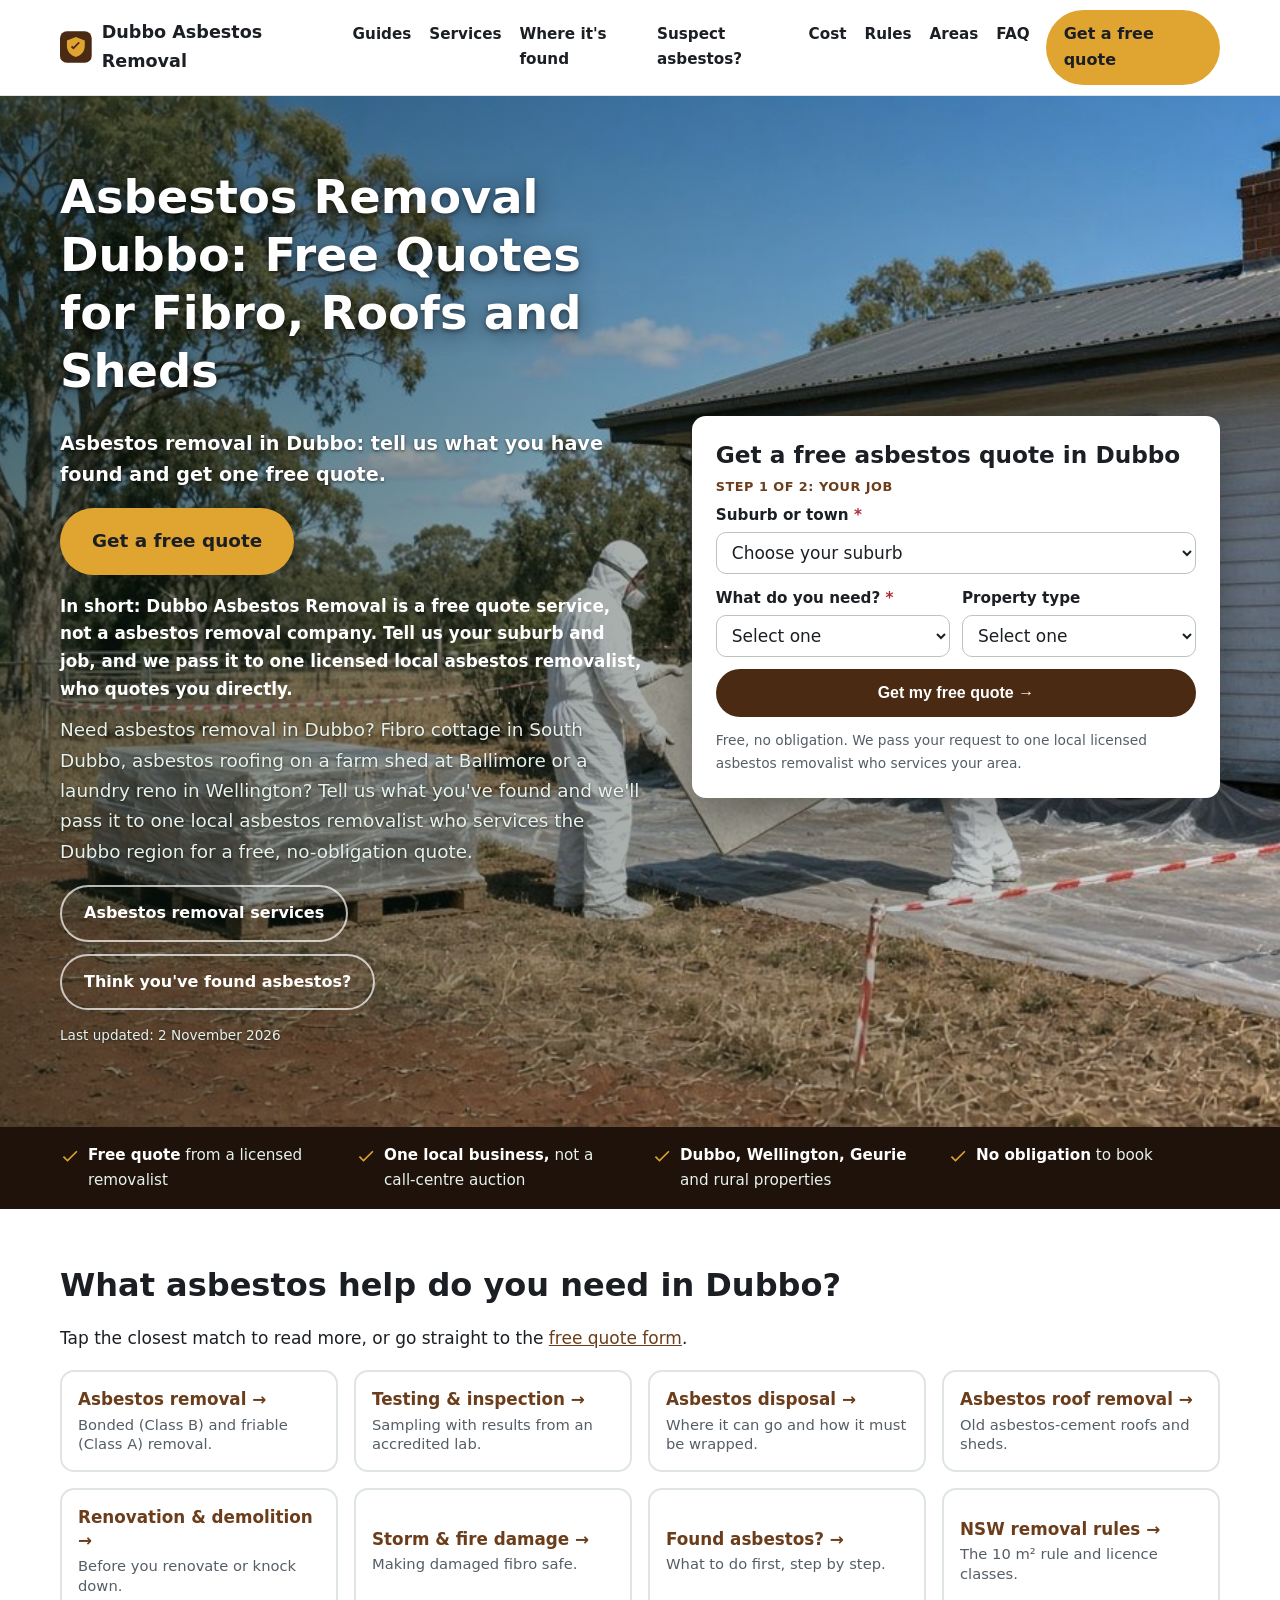
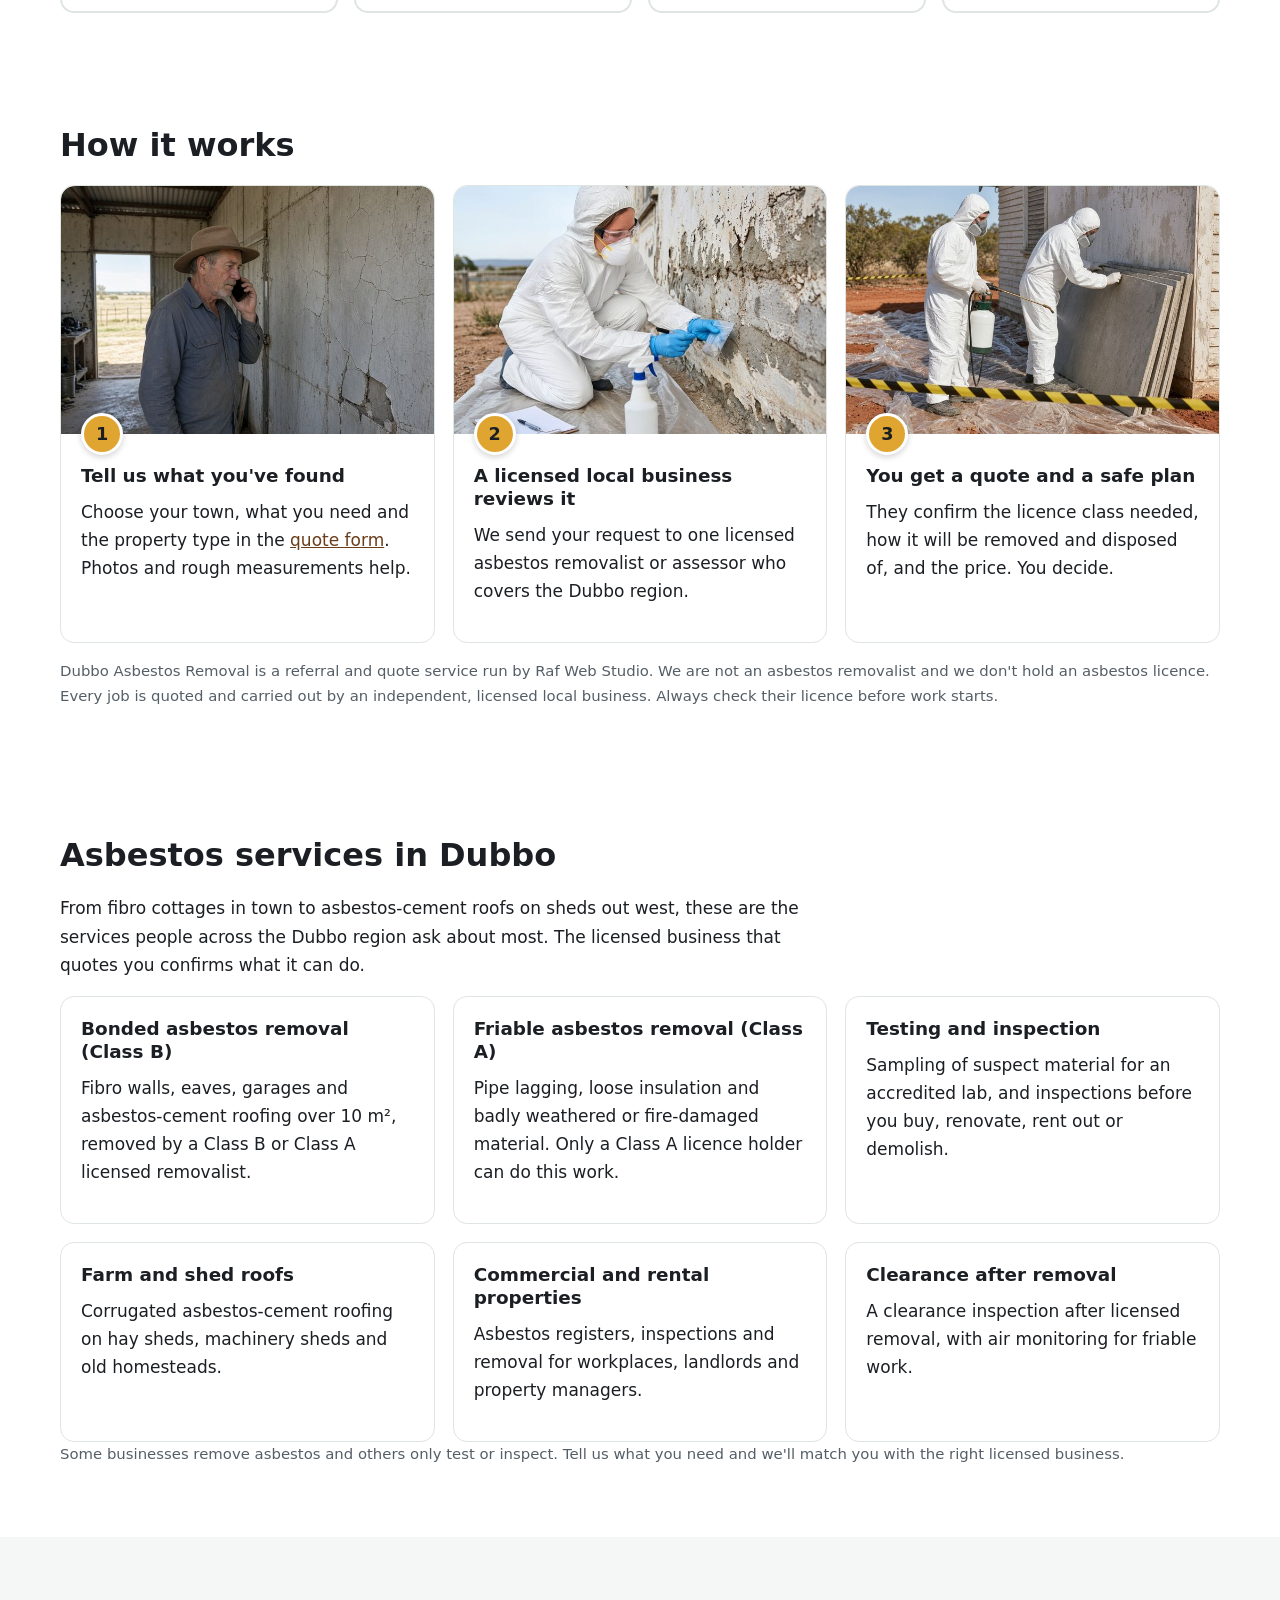
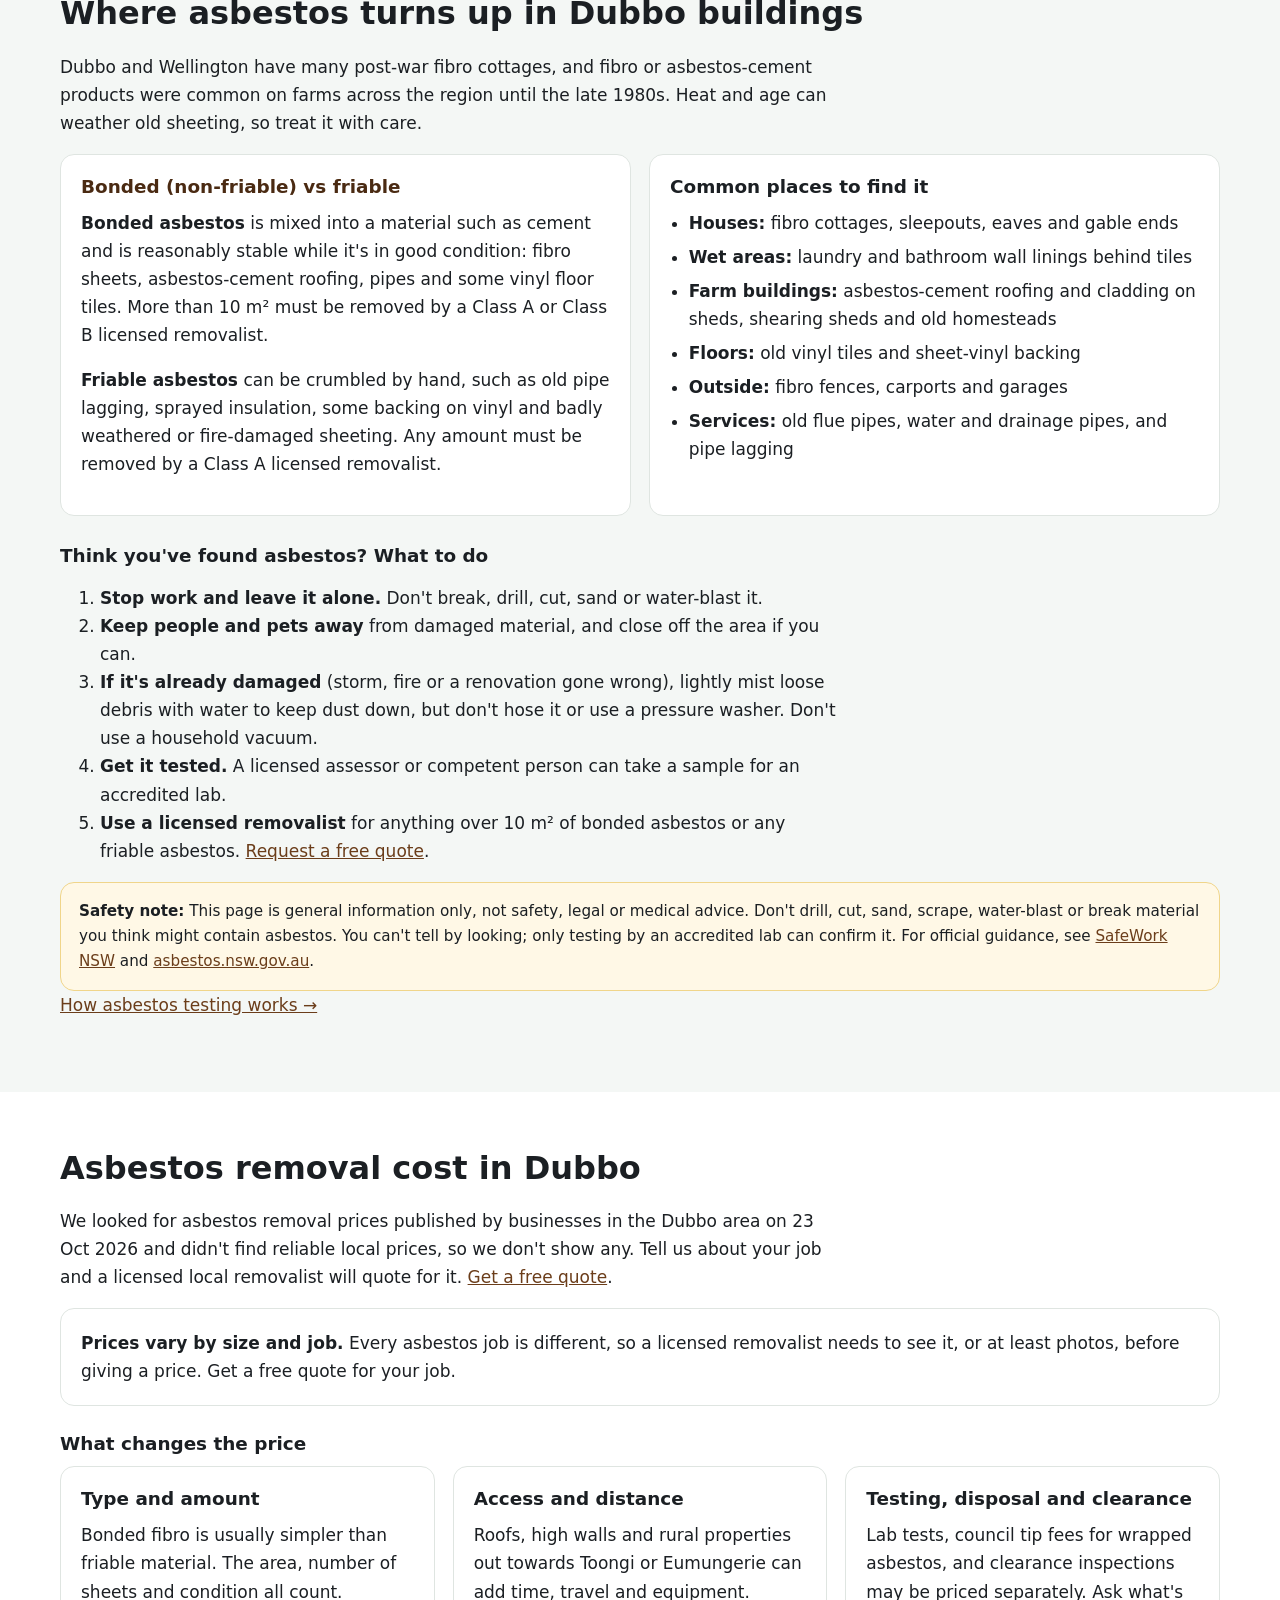
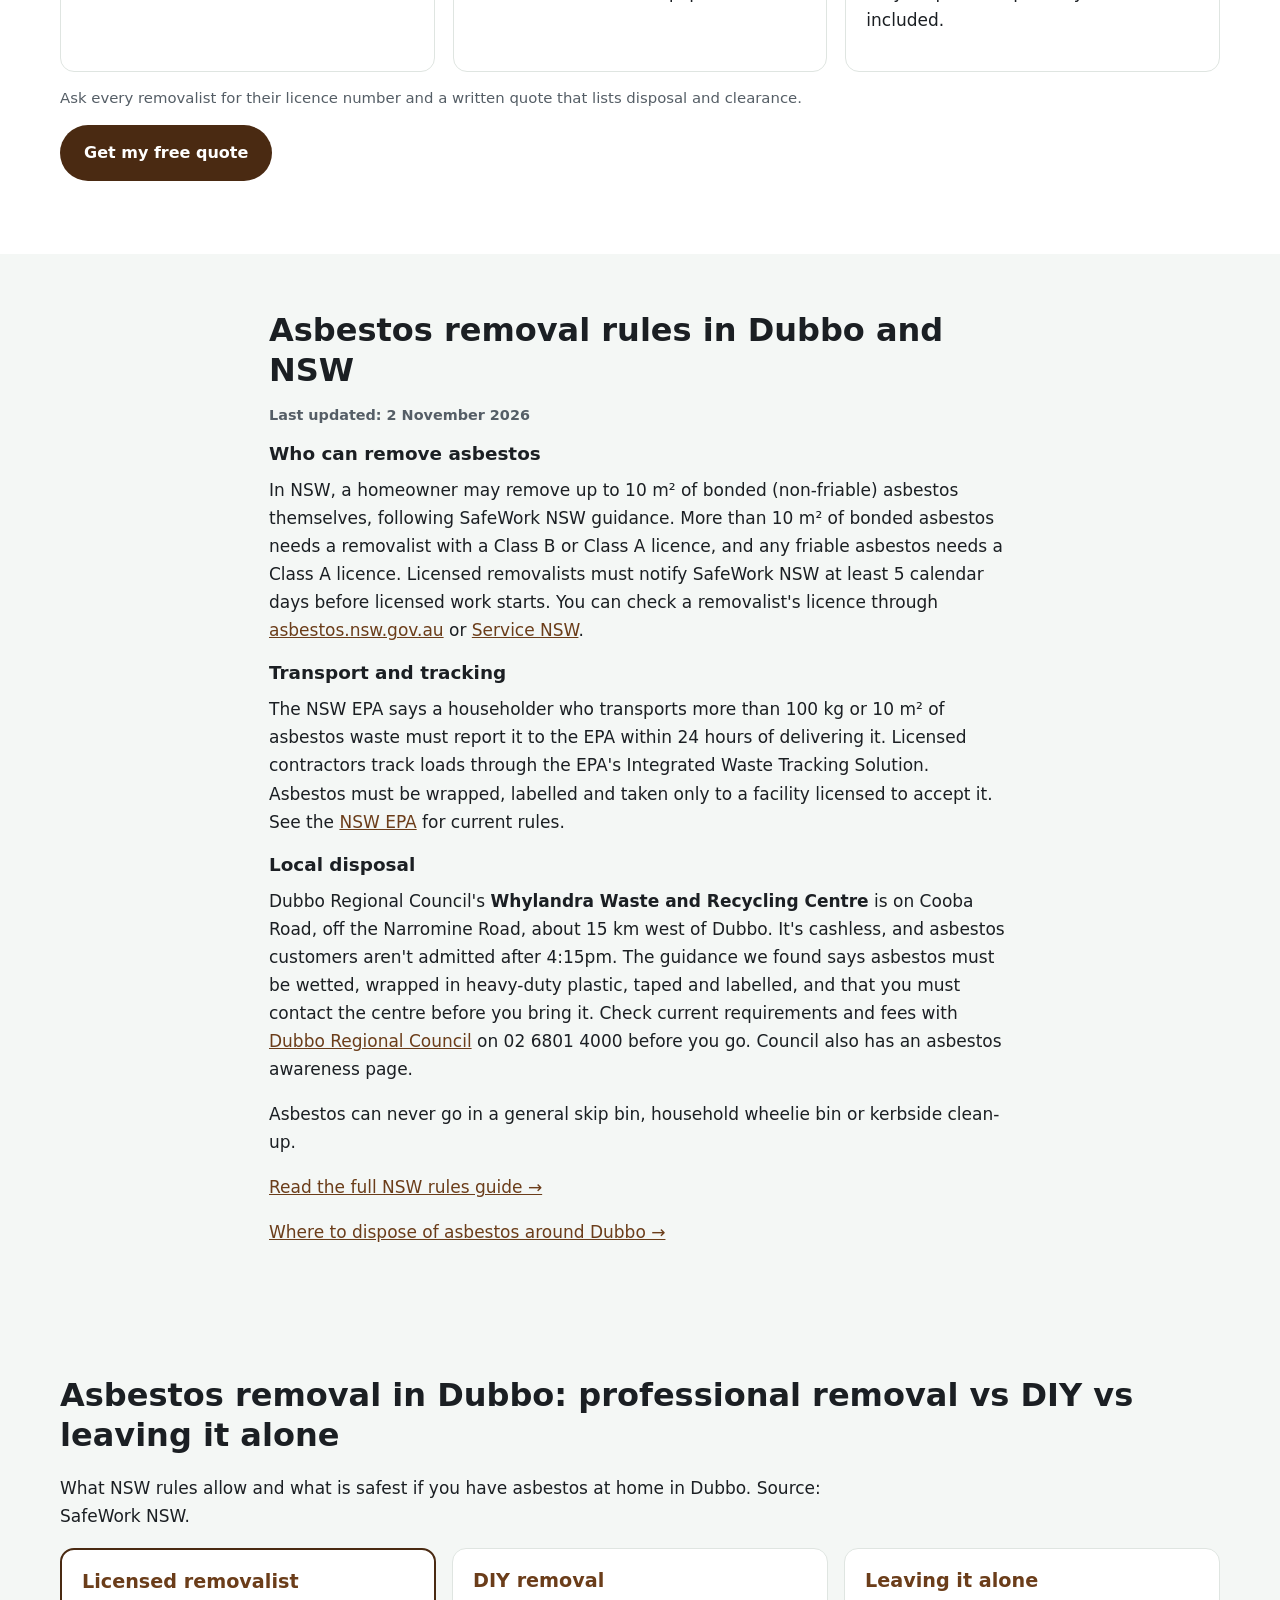
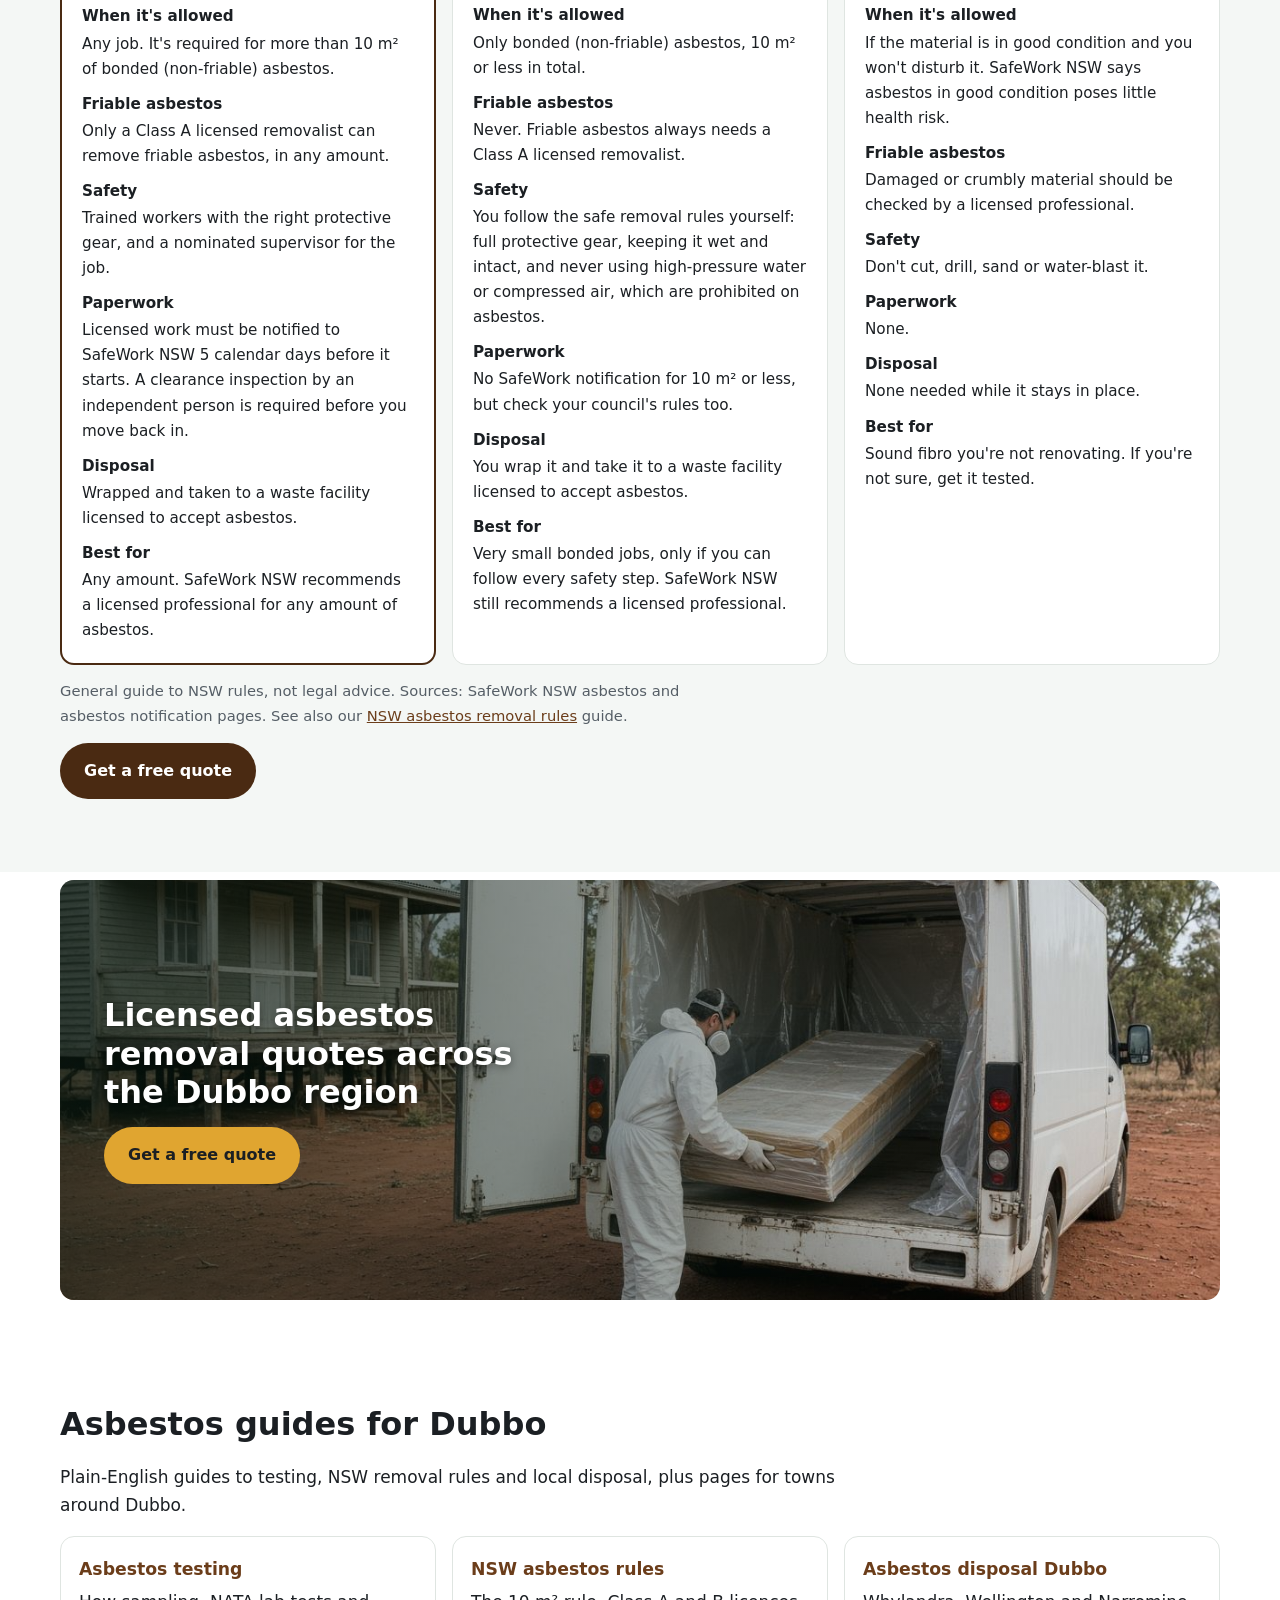
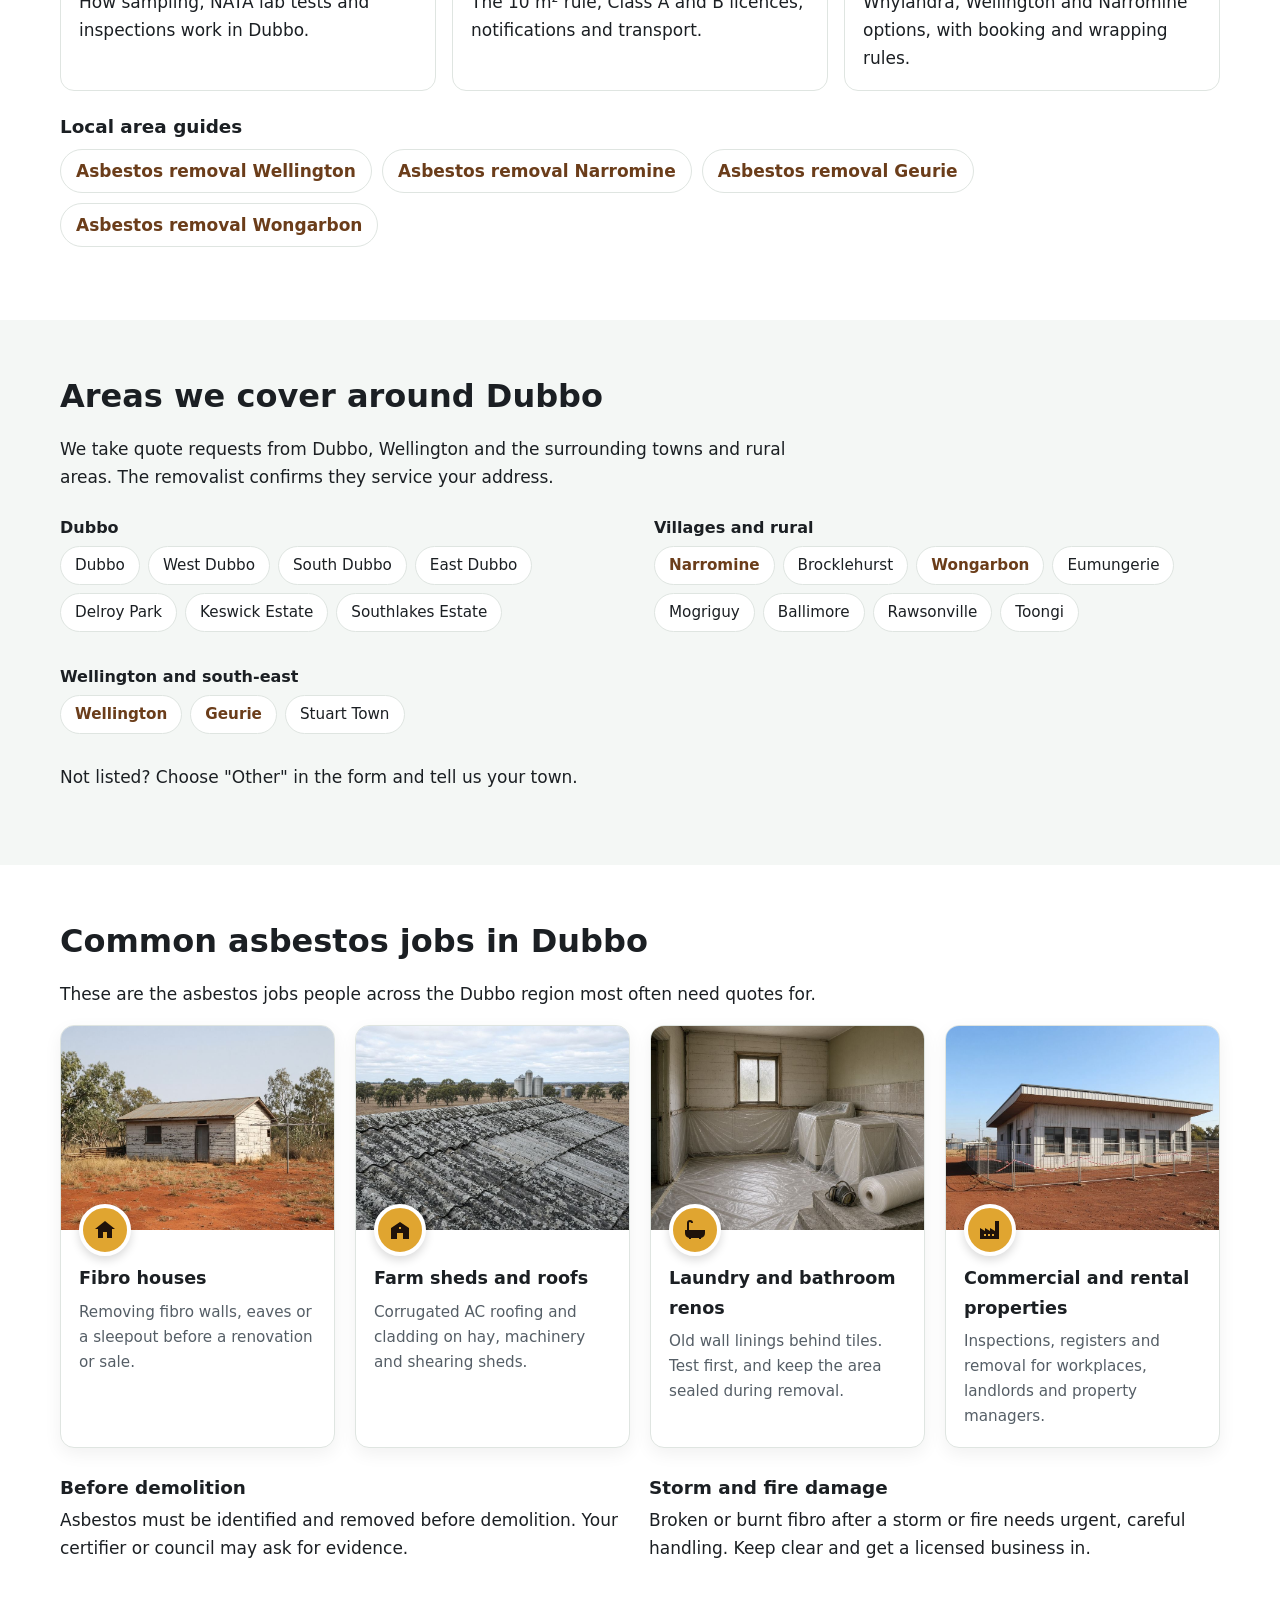
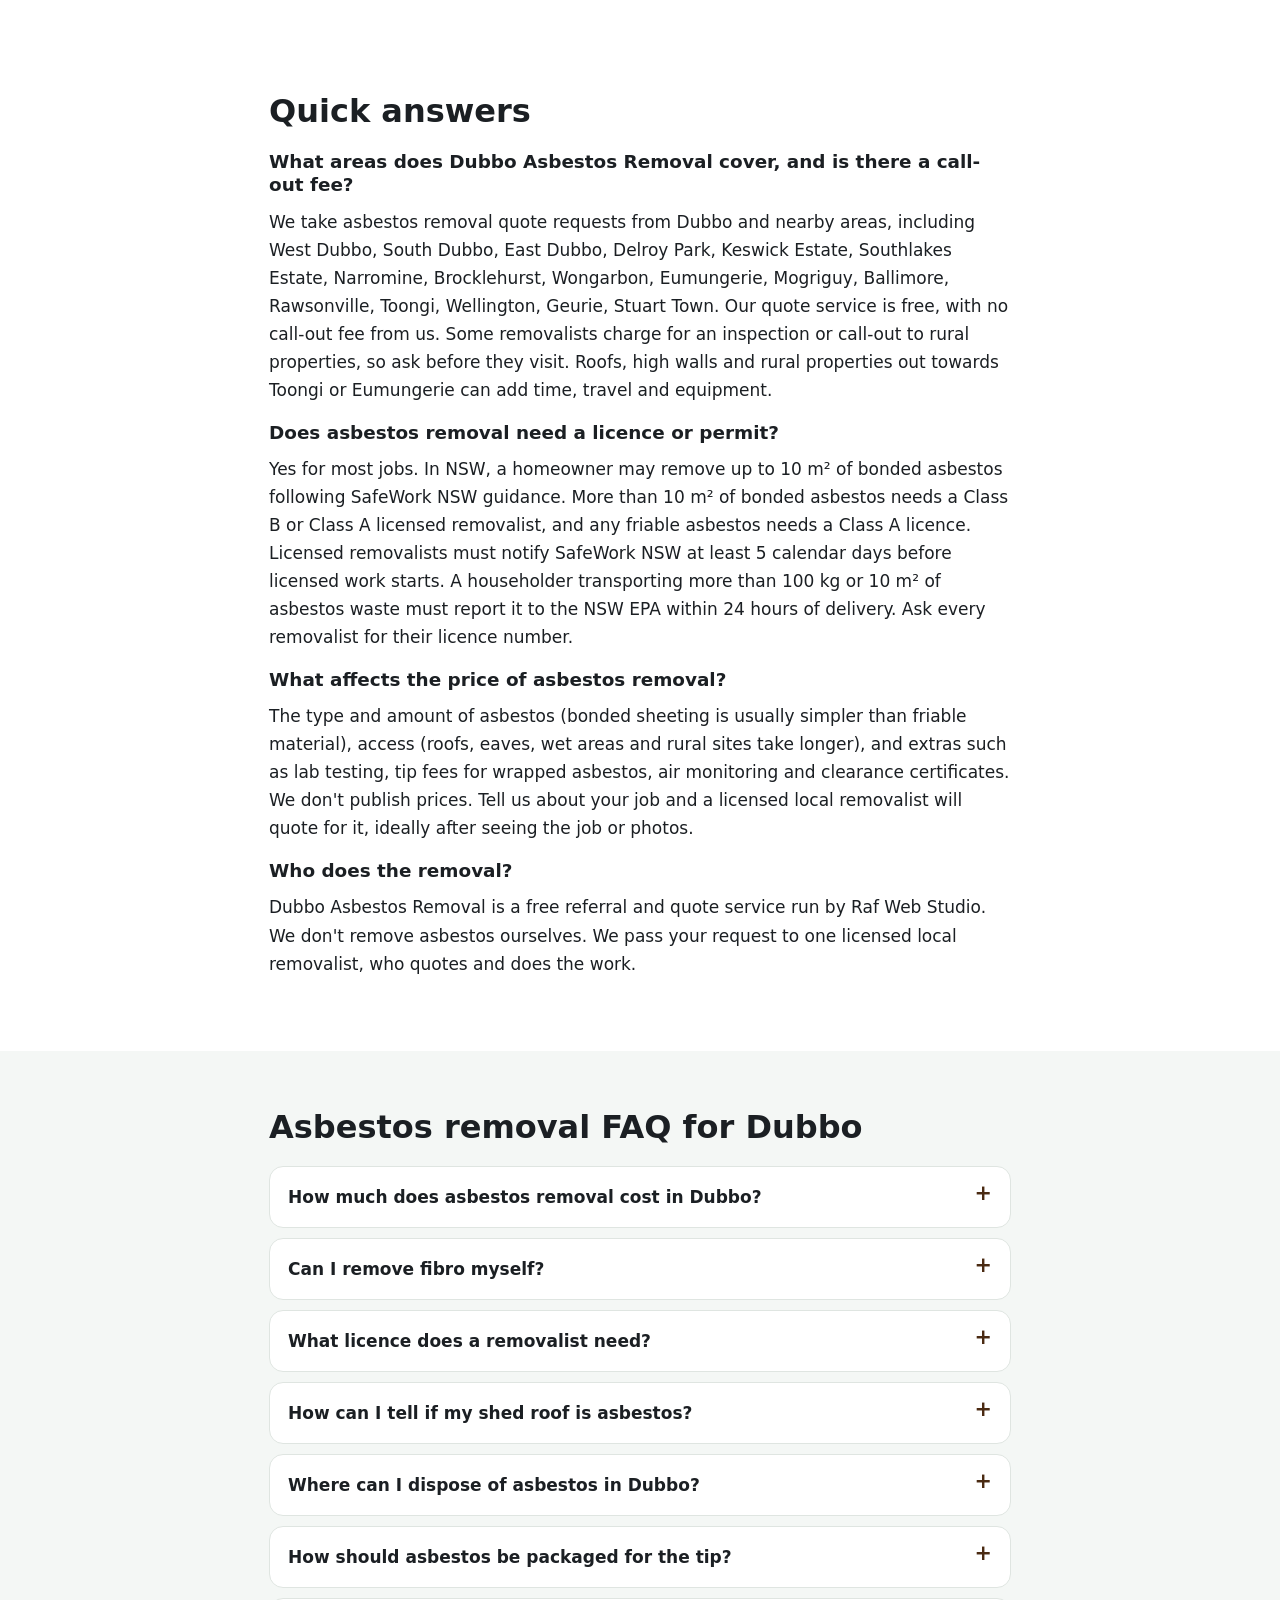
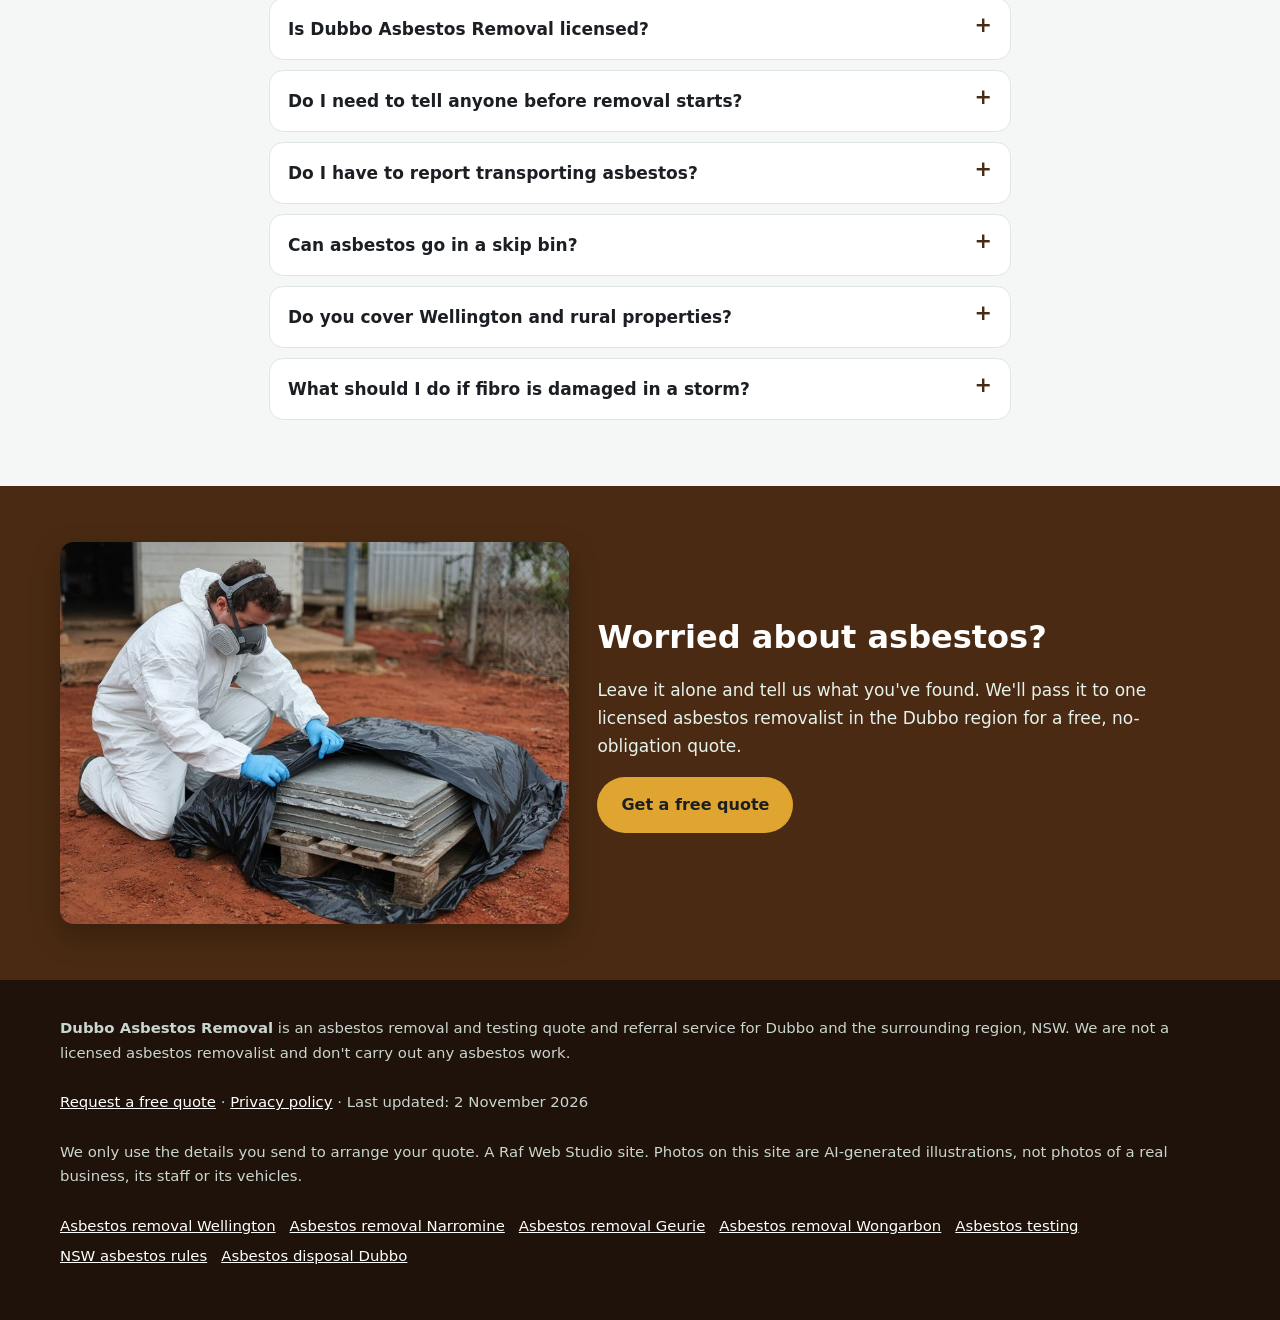
<file: index.html>
<!doctype html>
<html lang="en-AU">
<head>
<meta charset="utf-8">
<meta name="google-site-verification" content="wfcfEzLdIKGMqbbtBmpmoarjhn--ryp2NuSiwNHeSis" />
<meta name="viewport" content="width=device-width, initial-scale=1">
<title>Asbestos Removal Dubbo NSW | Fibro, Asbestos Roof &amp; Testing Quotes</title>
<meta name="description" content="Asbestos removal in Dubbo, Wellington and surrounds: fibro homes, asbestos roofs, farm sheds and testing. Tell us what you have found and get one free quote.">
<link rel="canonical" href="https://dubboasbestosremoval.com/">
<link rel="icon" href="favicon.svg" type="image/svg+xml">
<meta name="theme-color" content="#4a2a12">
<meta property="og:type" content="website">
<meta property="og:locale" content="en_AU">
<meta property="og:site_name" content="Dubbo Asbestos Removal">
<meta property="og:title" content="Asbestos Removal Dubbo NSW | Fibro, Asbestos Roof &amp; Testing Quotes">
<meta property="og:description" content="Asbestos removal in Dubbo NSW: fibro, asbestos roofs, farm sheds and testing. One free quote from a local removalist.">
<meta property="og:url" content="https://dubboasbestosremoval.com/">
<meta property="og:image" content="https://dubboasbestosremoval.com/img/hero.jpg">
<meta name="twitter:card" content="summary_large_image">
<meta name="twitter:image" content="https://dubboasbestosremoval.com/img/hero.jpg">
<script>document.documentElement.classList.add('js')</script>
<link rel="stylesheet" href="styles.css">

<!-- Google tag (gtag.js) -->
<script async src="https://www.googletagmanager.com/gtag/js?id=G-KNC9JLCC67"></script>
<script>
  window.dataLayer = window.dataLayer || [];
  function gtag(){dataLayer.push(arguments);}
  gtag('js', new Date());
  gtag('config', 'G-KNC9JLCC67');
</script>

<script type="application/ld+json">
{
 "@context": "https://schema.org",
 "@type": "WebPage",
 "@id": "https://dubboasbestosremoval.com/#webpage",
 "url": "https://dubboasbestosremoval.com/",
 "name": "Asbestos Removal Dubbo NSW | Fibro, Asbestos Roof & Testing Quotes",
 "description": "Asbestos removal in Dubbo, Wellington and surrounds: fibro homes, asbestos roofs, farm sheds and testing. Tell us what you have found and get one free quote.",
 "inLanguage": "en-AU",
 "dateModified": "2026-11-02",
 "isPartOf": {
  "@id": "https://dubboasbestosremoval.com/#website"
 },
 "about": {
  "@id": "https://dubboasbestosremoval.com/#business"
 }
}
</script>
<script type="application/ld+json">
{
 "@context": "https://schema.org",
 "@type": "LocalBusiness",
 "@id": "https://dubboasbestosremoval.com/#business",
 "name": "Dubbo Asbestos Removal",
 "url": "https://dubboasbestosremoval.com/",
 "description": "Asbestos removal in Dubbo, Wellington and surrounds: fibro homes, asbestos roofs, farm sheds and testing. Tell us what you have found and get one free quote. A free referral and quote service run by Raf Web Studio. It doesn't remove asbestos itself; one licensed local removalist quotes and does the work.",
 "image": "https://dubboasbestosremoval.com/img/hero.jpg",
 "areaServed": [
  {
   "@type": "AdministrativeArea",
   "name": "Dubbo Regional Council, NSW"
  },
  {
   "@type": "Place",
   "name": "Dubbo, NSW"
  },
  {
   "@type": "Place",
   "name": "West Dubbo, NSW"
  },
  {
   "@type": "Place",
   "name": "South Dubbo, NSW"
  },
  {
   "@type": "Place",
   "name": "East Dubbo, NSW"
  },
  {
   "@type": "Place",
   "name": "Delroy Park, NSW"
  },
  {
   "@type": "Place",
   "name": "Keswick Estate, NSW"
  },
  {
   "@type": "Place",
   "name": "Southlakes Estate, NSW"
  },
  {
   "@type": "Place",
   "name": "Brocklehurst, NSW"
  },
  {
   "@type": "Place",
   "name": "Wongarbon, NSW"
  },
  {
   "@type": "Place",
   "name": "Eumungerie, NSW"
  },
  {
   "@type": "Place",
   "name": "Geurie, NSW"
  },
  {
   "@type": "Place",
   "name": "Wellington, NSW"
  },
  {
   "@type": "Place",
   "name": "Ballimore, NSW"
  },
  {
   "@type": "Place",
   "name": "Mogriguy, NSW"
  },
  {
   "@type": "Place",
   "name": "Rawsonville, NSW"
  },
  {
   "@type": "Place",
   "name": "Toongi, NSW"
  },
  {
   "@type": "Place",
   "name": "Stuart Town, NSW"
  }
 ],
 "knowsAbout": [
  "Asbestos removal",
  "Asbestos testing",
  "Asbestos disposal",
  "NSW asbestos rules"
 ],
 "parentOrganization": {
  "@type": "Organization",
  "name": "Raf Web Studio"
 }
}
</script>
<script type="application/ld+json">
{
 "@context": "https://schema.org",
 "@type": "WebSite",
 "dateModified": "2026-11-02",
 "@id": "https://dubboasbestosremoval.com/#website",
 "name": "Dubbo Asbestos Removal",
 "url": "https://dubboasbestosremoval.com/",
 "inLanguage": "en-AU"
}
</script>
<script type="application/ld+json">
{
 "@context": "https://schema.org",
 "@type": "Service",
 "@id": "https://dubboasbestosremoval.com/#service",
 "name": "Asbestos removal and testing quotes in Dubbo",
 "serviceType": "Asbestos removal",
 "description": "Free asbestos removal and testing quotes in Dubbo. We pass your request to one licensed local asbestos removalist.",
 "url": "https://dubboasbestosremoval.com/",
 "provider": {
  "@id": "https://dubboasbestosremoval.com/#business"
 },
 "areaServed": [
  {
   "@type": "AdministrativeArea",
   "name": "Dubbo Regional Council, NSW"
  },
  {
   "@type": "Place",
   "name": "Dubbo, NSW"
  },
  {
   "@type": "Place",
   "name": "West Dubbo, NSW"
  },
  {
   "@type": "Place",
   "name": "South Dubbo, NSW"
  },
  {
   "@type": "Place",
   "name": "East Dubbo, NSW"
  },
  {
   "@type": "Place",
   "name": "Delroy Park, NSW"
  },
  {
   "@type": "Place",
   "name": "Keswick Estate, NSW"
  },
  {
   "@type": "Place",
   "name": "Southlakes Estate, NSW"
  },
  {
   "@type": "Place",
   "name": "Brocklehurst, NSW"
  },
  {
   "@type": "Place",
   "name": "Wongarbon, NSW"
  },
  {
   "@type": "Place",
   "name": "Eumungerie, NSW"
  },
  {
   "@type": "Place",
   "name": "Geurie, NSW"
  },
  {
   "@type": "Place",
   "name": "Wellington, NSW"
  },
  {
   "@type": "Place",
   "name": "Ballimore, NSW"
  },
  {
   "@type": "Place",
   "name": "Mogriguy, NSW"
  },
  {
   "@type": "Place",
   "name": "Rawsonville, NSW"
  },
  {
   "@type": "Place",
   "name": "Toongi, NSW"
  },
  {
   "@type": "Place",
   "name": "Stuart Town, NSW"
  }
 ]
}
</script>
<script type="application/ld+json">
{
 "@context": "https://schema.org",
 "@type": "FAQPage",
 "mainEntity": [
  {
   "@type": "Question",
   "name": "How much does asbestos removal cost in Dubbo?",
   "acceptedAnswer": {
    "@type": "Answer",
    "text": "It depends on the type and amount of asbestos, its condition, access, travel and disposal. We didn't find reliable published local prices, so the best way to get an accurate figure is a free quote."
   }
  },
  {
   "@type": "Question",
   "name": "Can I remove fibro myself?",
   "acceptedAnswer": {
    "@type": "Answer",
    "text": "In NSW, a homeowner may remove up to 10 m² of bonded asbestos following SafeWork NSW guidance. Anything over 10 m², or any friable asbestos, must be removed by a licensed removalist."
   }
  },
  {
   "@type": "Question",
   "name": "What licence does a removalist need?",
   "acceptedAnswer": {
    "@type": "Answer",
    "text": "A Class B licence for bonded (non-friable) asbestos over 10 m². A Class A licence for friable asbestos, which also covers bonded."
   }
  },
  {
   "@type": "Question",
   "name": "How can I tell if my shed roof is asbestos?",
   "acceptedAnswer": {
    "@type": "Answer",
    "text": "You can't tell for sure by looking. Corrugated cement roofing from before 1990 often contains asbestos. Get a sample tested by an accredited lab."
   }
  },
  {
   "@type": "Question",
   "name": "Where can I dispose of asbestos in Dubbo?",
   "acceptedAnswer": {
    "@type": "Answer",
    "text": "At Dubbo Regional Council's Whylandra Waste and Recycling Centre on Cooba Road, off the Narromine Road. Contact the centre before you bring asbestos, and arrive before 4:15pm."
   }
  },
  {
   "@type": "Question",
   "name": "How should asbestos be packaged for the tip?",
   "acceptedAnswer": {
    "@type": "Answer",
    "text": "The guidance we found says to wet it, wrap it in heavy-duty plastic, tape it and label it. Check the current requirements with council before you go."
   }
  },
  {
   "@type": "Question",
   "name": "Is Dubbo Asbestos Removal licensed?",
   "acceptedAnswer": {
    "@type": "Answer",
    "text": "No. We are a referral and quote service run by Raf Web Studio. One licensed local business quotes you and does the work. Always check their licence."
   }
  },
  {
   "@type": "Question",
   "name": "Do I need to tell anyone before removal starts?",
   "acceptedAnswer": {
    "@type": "Answer",
    "text": "Licensed removalists must notify SafeWork NSW at least 5 calendar days before licensed removal work starts. They handle this."
   }
  },
  {
   "@type": "Question",
   "name": "Do I have to report transporting asbestos?",
   "acceptedAnswer": {
    "@type": "Answer",
    "text": "The NSW EPA says a householder who transports more than 100 kg or 10 m² of asbestos waste must report it within 24 hours of delivery."
   }
  },
  {
   "@type": "Question",
   "name": "Can asbestos go in a skip bin?",
   "acceptedAnswer": {
    "@type": "Answer",
    "text": "Not a general skip. Some operators offer special lined bins or bags, but the asbestos still has to be wrapped and handled correctly."
   }
  },
  {
   "@type": "Question",
   "name": "Do you cover Wellington and rural properties?",
   "acceptedAnswer": {
    "@type": "Answer",
    "text": "Yes, we take requests from Wellington, Geurie, Stuart Town and rural properties around Dubbo. The removalist confirms they service your address."
   }
  },
  {
   "@type": "Question",
   "name": "What should I do if fibro is damaged in a storm?",
   "acceptedAnswer": {
    "@type": "Answer",
    "text": "Keep people and pets away, don't hose or sweep it, lightly mist loose debris if needed, and call a licensed removalist."
   }
  },
  {
   "@type": "Question",
   "name": "What areas does Dubbo Asbestos Removal cover, and is there a call-out fee?",
   "acceptedAnswer": {
    "@type": "Answer",
    "text": "We take asbestos removal quote requests from Dubbo and nearby areas, including West Dubbo, South Dubbo, East Dubbo, Delroy Park, Keswick Estate, Southlakes Estate, Narromine, Brocklehurst, Wongarbon, Eumungerie, Mogriguy, Ballimore, Rawsonville, Toongi, Wellington, Geurie, Stuart Town. Our quote service is free, with no call-out fee from us. Some removalists charge for an inspection or call-out to rural properties, so ask before they visit. Roofs, high walls and rural properties out towards Toongi or Eumungerie can add time, travel and equipment."
   }
  },
  {
   "@type": "Question",
   "name": "Does asbestos removal need a licence or permit?",
   "acceptedAnswer": {
    "@type": "Answer",
    "text": "Yes for most jobs. In NSW, a homeowner may remove up to 10 m² of bonded asbestos following SafeWork NSW guidance. More than 10 m² of bonded asbestos needs a Class B or Class A licensed removalist, and any friable asbestos needs a Class A licence. Licensed removalists must notify SafeWork NSW at least 5 calendar days before licensed work starts. A householder transporting more than 100 kg or 10 m² of asbestos waste must report it to the NSW EPA within 24 hours of delivery. Ask every removalist for their licence number."
   }
  },
  {
   "@type": "Question",
   "name": "What affects the price of asbestos removal?",
   "acceptedAnswer": {
    "@type": "Answer",
    "text": "The type and amount of asbestos (bonded sheeting is usually simpler than friable material), access (roofs, eaves, wet areas and rural sites take longer), and extras such as lab testing, tip fees for wrapped asbestos, air monitoring and clearance certificates. We don't publish prices. Tell us about your job and a licensed local removalist will quote for it, ideally after seeing the job or photos."
   }
  },
  {
   "@type": "Question",
   "name": "Who does the removal?",
   "acceptedAnswer": {
    "@type": "Answer",
    "text": "Dubbo Asbestos Removal is a free referral and quote service run by Raf Web Studio. We don't remove asbestos ourselves. We pass your request to one licensed local removalist, who quotes and does the work."
   }
  }
 ]
}
</script>
<!--h3:css--><style>
.h3-tag{font-size:1.2rem;font-weight:600;margin:.2em 0 .9em;color:#fff;text-shadow:0 1px 3px rgba(0,0,0,.6);max-width:36em}
.btn-xl{font-size:1.15rem;padding:16px 30px;min-height:54px;box-shadow:0 6px 18px rgba(0,0,0,.25)}
.h3-cta{margin:0 0 18px}
.need-grid{display:grid;grid-template-columns:repeat(2,minmax(0,1fr));gap:12px;margin-top:18px}
@media(min-width:800px){.need-grid{grid-template-columns:repeat(4,minmax(0,1fr));gap:16px}}
.need-grid a{display:flex;flex-direction:column;justify-content:center;min-height:96px;padding:16px;background:#fff;border:2px solid var(--line);border-radius:var(--radius);text-decoration:none;color:var(--ink);line-height:1.35}
.need-grid a:hover,.need-grid a:focus-visible{border-color:var(--green);background:var(--soft)}
.need-grid strong{color:var(--green-2);font-size:1.05rem;margin-bottom:4px}
.need-grid strong::after{content:" \2192"}
.need-grid span{font-size:.92rem;color:var(--muted)}
.cmp{display:grid;gap:16px;margin-top:18px}
@media(min-width:900px){.cmp{grid-template-columns:repeat(3,minmax(0,1fr))}}
.cmp article{background:#fff;border:1px solid var(--line);border-radius:var(--radius);padding:20px}
.cmp article.cmp-main{border:2px solid var(--green)}
.cmp h3{margin:0 0 10px;font-size:1.2rem;color:var(--green-2)}
.cmp dl{margin:0}.cmp dt{font-weight:700;margin-top:10px;font-size:.95rem}.cmp dd{margin:2px 0 0;color:var(--ink);font-size:.95rem}
.cmp-note{font-size:.92rem;color:var(--muted);margin-top:14px;max-width:46em}
.mobile-call{transition:transform .2s ease;padding-bottom:calc(10px + env(safe-area-inset-bottom))}
.mobile-call .btn{min-height:48px;font-size:1.05rem}
.mobile-call.mc-off{transform:translateY(120%)}
@media(prefers-reduced-motion:reduce){.mobile-call{transition:none}}
</style><!--/h3:css-->
</head>
<body>
<a class="skip-link" href="#main">Skip to content</a>

<header class="site-header">
  <div class="wrap">
    <a class="brand" href="/" aria-label="Dubbo Asbestos Removal home">
      <svg viewBox="0 0 64 64" aria-hidden="true"><rect width="64" height="64" rx="14" fill="#4a2a12"/><path d="M32 12 14 19v11c0 11 7.6 19.6 18 22 10.4-2.4 18-11 18-22V19z" fill="#e0a530"/><path d="M27 37l-5-5 2.5-2.5L27 32l10.5-10.5L40 24z" fill="#4a2a12"/></svg>
      Dubbo Asbestos Removal
    </a>
    <nav class="nav" aria-label="Main">
      <a href="#guides">Guides</a>      <a href="#services">Services</a><a href="#types">Where it&#x27;s found</a><a href="#suspect">Suspect asbestos?</a><a href="#pricing">Cost</a><a href="#rules">Rules</a><a href="#areas">Areas</a><a href="#faq">FAQ</a>
    </nav>
    <a class="btn btn-call header-call" href="#quote">Get a free quote</a>
  </div>
</header>

<main id="main">
<section class="hero" aria-labelledby="h1">
  <picture class="hero-bg">
    <source media="(max-width: 700px)" srcset="img/hero-mobile.jpg" width="684" height="720">
    <img src="img/hero.jpg" width="1280" height="720" alt="Workers in protective suits removing fibro sheeting from a house with red soil and gum trees" fetchpriority="high" decoding="async">
  </picture>
  <div class="wrap hero-grid">
    <div class="hero-copy">
      <h1 id="h1">Asbestos Removal Dubbo: Free Quotes for Fibro, Roofs and Sheds</h1><!--h3:hero-->
      <p class="h3-tag">Asbestos removal in Dubbo: tell us what you have found and get one free quote.</p>
      <p class="h3-cta"><a class="btn btn-call btn-xl" href="#quote">Get a free quote</a></p><!--/h3:hero-->      <p class="summary">In short: Dubbo Asbestos Removal is a free quote service, not a asbestos removal company. Tell us your suburb and job, and we pass it to one licensed local asbestos removalist, who quotes you directly.</p>
      <p class="lead">Need asbestos removal in Dubbo? Fibro cottage in South Dubbo, asbestos roofing on a farm shed at Ballimore or a laundry reno in Wellington? Tell us what you've found and we'll pass it to one local asbestos removalist who services the Dubbo region for a free, no-obligation quote.</p>
      <div class="ctas"><a class="btn btn-ghost" href="#services">Asbestos removal services</a><a class="btn btn-ghost" href="#suspect">Think you've found asbestos?</a></div>
      <p class="updated">Last updated: 2 November 2026</p>
    </div>
    <div class="hero-form-card" id="quote">
      <h2 id="quote-h">Get a free asbestos quote in Dubbo</h2>
      <form class="quote-form two-step" id="quote-form" action="https://formsubmit.co/1c360a9c50d50a3f849012ae5942da79" method="post" novalidate>
        <input type="hidden" name="_subject" value="New quote request – dubboasbestosremoval.com">
        <input type="hidden" name="_captcha" value="true">
        <input type="hidden" name="_template" value="table">
        <input type="hidden" name="_next" value="https://dubboasbestosremoval.com/thanks.html?lead=1">
        <input type="hidden" name="_autoresponse" value="Thanks for your asbestos removal request. We&#x27;ve received it and are passing it to a local licensed asbestos removalist, who&#x27;ll be in touch shortly with availability and a price.">
        <input type="text" name="_honey" style="display:none" tabindex="-1" autocomplete="off" aria-hidden="true">
        <input type="hidden" name="source" value="dubboasbestosremoval.com">
        <fieldset class="step step-1">
          <legend class="step-label">Step 1 of 2: your job</legend>
          <div class="full"><label for="suburb">Suburb or town <span class="req" aria-hidden="true">*</span></label>
            <select id="suburb" name="suburb" required><option value="">Choose your suburb</option><option>Dubbo</option><option>West Dubbo</option><option>South Dubbo</option><option>East Dubbo</option><option>Delroy Park</option><option>Keswick Estate</option><option>Southlakes Estate</option><option>Brocklehurst</option><option>Wongarbon</option><option>Eumungerie</option><option>Geurie</option><option>Wellington</option><option>Ballimore</option><option>Mogriguy</option><option>Rawsonville</option><option>Toongi</option><option>Stuart Town</option><option>Narromine</option><option value="Other">Other (tell us below)</option></select></div>
          <div class="full other-wrap"><label for="suburb_other">Other suburb or town</label><input id="suburb_other" name="suburb_other" type="text" autocomplete="address-level2"></div>
          <div><label for="service">What do you need? <span class="req" aria-hidden="true">*</span></label>
            <select id="service" name="service_type" required><option value="">Select one</option><option>Asbestos testing / inspection</option><option>Bonded (fibro) removal</option><option>Friable asbestos removal</option><option>Asbestos roof removal</option><option>Storm or fire damage</option><option>Not sure, need advice</option></select></div>
          <div><label for="property">Property type</label>
            <select id="property" name="property_type"><option value="Not sure">Select one</option><option>House</option><option>Shed, garage or carport</option><option>Unit or strata</option><option>Farm or rural building</option><option>Commercial or industrial</option></select></div>
          <div class="full js-only"><button class="btn btn-primary btn-block" type="button" id="to-step-2">Get my free quote →</button></div>
          <p class="microcopy full">Free, no obligation. We pass your request to one local licensed asbestos removalist who services your area.</p>
          <p class="form-error full" id="step1-error" role="alert" hidden>Please choose your suburb and what you need.</p>
        </fieldset>
        <fieldset class="step step-2" id="step-2">
          <legend class="step-label">Step 2 of 2: your details</legend>
          <div><label for="name">Name <span class="req" aria-hidden="true">*</span></label><input id="name" name="name" type="text" autocomplete="name" required></div>
          <div><label for="phone">Phone <span class="req" aria-hidden="true">*</span></label><input id="phone" name="phone" type="tel" autocomplete="tel" inputmode="tel" required></div>
          <div><label for="email">Email</label><input id="email" name="email" type="email" autocomplete="email"></div>
          <div><label for="date">Preferred date</label><input id="date" name="preferred_date" type="date"></div>
          <div class="full"><label for="message">Anything else?</label><textarea id="message" name="message" rows="2" placeholder="e.g. fibro garage, AC roof on a hay shed, laundry wall, rental property"></textarea></div>
          <p class="consent full">By sending this form you agree we can share your details with one local licensed asbestos removalist so they can quote for your job. See our <a href="privacy.html">privacy policy</a>.</p>
          <div class="full step2-actions"><button class="btn btn-primary" type="submit">Send my quote request</button><button class="btn-link js-only" type="button" id="back-1">← Back</button></div>
        </fieldset>
      </form>
    </div>
  </div>
</section>
<section class="trust" aria-label="Why use this service">
  <ul class="wrap trust-list"><li><svg viewBox="0 0 24 24" aria-hidden="true"><path fill="currentColor" d="M9 16.2 4.8 12l-1.4 1.4L9 19 21 7l-1.4-1.4z"/></svg><span><strong>Free quote</strong> from a licensed removalist</span></li><li><svg viewBox="0 0 24 24" aria-hidden="true"><path fill="currentColor" d="M9 16.2 4.8 12l-1.4 1.4L9 19 21 7l-1.4-1.4z"/></svg><span><strong>One local business,</strong> not a call-centre auction</span></li><li><svg viewBox="0 0 24 24" aria-hidden="true"><path fill="currentColor" d="M9 16.2 4.8 12l-1.4 1.4L9 19 21 7l-1.4-1.4z"/></svg><span><strong>Dubbo, Wellington, Geurie</strong> and rural properties</span></li><li><svg viewBox="0 0 24 24" aria-hidden="true"><path fill="currentColor" d="M9 16.2 4.8 12l-1.4 1.4L9 19 21 7l-1.4-1.4z"/></svg><span><strong>No obligation</strong> to book</span></li></ul>
</section>
<!--h3:need-->
<section id="need" aria-labelledby="need-h">
  <div class="wrap">
    <h2 id="need-h">What asbestos help do you need in Dubbo?</h2>
    <p class="intro">Tap the closest match to read more, or go straight to the <a href="#quote">free quote form</a>.</p>
    <div class="need-grid"><a href="#services"><strong>Asbestos removal</strong><span>Bonded (Class B) and friable (Class A) removal.</span></a><a href="/asbestos-testing/"><strong>Testing &amp; inspection</strong><span>Sampling with results from an accredited lab.</span></a><a href="/asbestos-disposal-dubbo/"><strong>Asbestos disposal</strong><span>Where it can go and how it must be wrapped.</span></a><a href="#quote"><strong>Asbestos roof removal</strong><span>Old asbestos-cement roofs and sheds.</span></a><a href="#quote"><strong>Renovation &amp; demolition</strong><span>Before you renovate or knock down.</span></a><a href="#quote"><strong>Storm &amp; fire damage</strong><span>Making damaged fibro safe.</span></a><a href="#suspect"><strong>Found asbestos?</strong><span>What to do first, step by step.</span></a><a href="/nsw-asbestos-removal-rules/"><strong>NSW removal rules</strong><span>The 10 m² rule and licence classes.</span></a></div>
  </div>
</section>
<!--/h3:need-->
<section id="how" aria-labelledby="how-h">
  <div class="wrap">
    <h2 id="how-h">How it works</h2>
    <ol class="steps grid grid-3">
      <li class="card step-card"><span class="step-img"><img src="img/step1.jpg" width="700" height="467" loading="lazy" decoding="async" alt="Older man in a fibro garage calling about a possible asbestos problem"></span><div class="step-body"><span class="step-num">1</span><h3>Tell us what you've found</h3><p>Choose your town, what you need and the property type in the <a href="#quote">quote form</a>. Photos and rough measurements help.</p></div></li>
      <li class="card step-card"><span class="step-img"><img src="img/step2.jpg" width="700" height="467" loading="lazy" decoding="async" alt="Assessor wearing a disposable P2 mask labelling a sample bag"></span><div class="step-body"><span class="step-num">2</span><h3>A licensed local business reviews it</h3><p>We send your request to one licensed asbestos removalist or assessor who covers the Dubbo region.</p></div></li>
      <li class="card step-card"><span class="step-img"><img src="img/step3.jpg" width="700" height="467" loading="lazy" decoding="async" alt="Worker in protective gear wetting down fibro sheets with a pump sprayer"></span><div class="step-body"><span class="step-num">3</span><h3>You get a quote and a safe plan</h3><p>They confirm the licence class needed, how it will be removed and disposed of, and the price. You decide.</p></div></li>
      </ol>
    <p class="note">Dubbo Asbestos Removal is a referral and quote service run by Raf Web Studio. We are not an asbestos removalist and we don't hold an asbestos licence. Every job is quoted and carried out by an independent, licensed local business. Always check their licence before work starts.</p>
  </div>
</section>
<section id="services" aria-labelledby="services-h">
  <div class="wrap">
    <h2 id="services-h">Asbestos services in Dubbo</h2>
    <p class="intro">From fibro cottages in town to asbestos-cement roofs on sheds out west, these are the services people across the Dubbo region ask about most. The licensed business that quotes you confirms what it can do.</p>
    <div class="grid grid-3"><div class="card"><h3>Bonded asbestos removal (Class B)</h3><p>Fibro walls, eaves, garages and asbestos-cement roofing over 10 m², removed by a Class B or Class A licensed removalist.</p></div><div class="card"><h3>Friable asbestos removal (Class A)</h3><p>Pipe lagging, loose insulation and badly weathered or fire-damaged material. Only a Class A licence holder can do this work.</p></div><div class="card"><h3>Testing and inspection</h3><p>Sampling of suspect material for an accredited lab, and inspections before you buy, renovate, rent out or demolish.</p></div><div class="card"><h3>Farm and shed roofs</h3><p>Corrugated asbestos-cement roofing on hay sheds, machinery sheds and old homesteads.</p></div><div class="card"><h3>Commercial and rental properties</h3><p>Asbestos registers, inspections and removal for workplaces, landlords and property managers.</p></div><div class="card"><h3>Clearance after removal</h3><p>A clearance inspection after licensed removal, with air monitoring for friable work.</p></div></div>
    <p class="note">Some businesses remove asbestos and others only test or inspect. Tell us what you need and we'll match you with the right licensed business.</p>
  </div>
</section>
<section class="alt" id="types" aria-labelledby="types-h">
  <div class="wrap">
    <h2 id="types-h">Where asbestos turns up in Dubbo buildings</h2>
    <p class="intro">Dubbo and Wellington have many post-war fibro cottages, and fibro or asbestos-cement products were common on farms across the region until the late 1980s. Heat and age can weather old sheeting, so treat it with care.</p>
    <div class="grid grid-2">
      <div class="card yes">
        <h3>Bonded (non-friable) vs friable</h3>
        <p><strong>Bonded asbestos</strong> is mixed into a material such as cement and is reasonably stable while it's in good condition: fibro sheets, asbestos-cement roofing, pipes and some vinyl floor tiles. More than 10 m² must be removed by a Class A or Class B licensed removalist.</p>
        <p><strong>Friable asbestos</strong> can be crumbled by hand, such as old pipe lagging, sprayed insulation, some backing on vinyl and badly weathered or fire-damaged sheeting. Any amount must be removed by a Class A licensed removalist.</p>
      </div>
      <div class="card">
        <h3>Common places to find it</h3>
        <ul class="clean"><li><strong>Houses:</strong> fibro cottages, sleepouts, eaves and gable ends</li><li><strong>Wet areas:</strong> laundry and bathroom wall linings behind tiles</li><li><strong>Farm buildings:</strong> asbestos-cement roofing and cladding on sheds, shearing sheds and old homesteads</li><li><strong>Floors:</strong> old vinyl tiles and sheet-vinyl backing</li><li><strong>Outside:</strong> fibro fences, carports and garages</li><li><strong>Services:</strong> old flue pipes, water and drainage pipes, and pipe lagging</li></ul>
      </div>
    </div>
    <h3 id="suspect" style="margin-top:28px">Think you've found asbestos? What to do</h3>
    <ol class="intro"><li><strong>Stop work and leave it alone.</strong> Don't break, drill, cut, sand or water-blast it.</li><li><strong>Keep people and pets away</strong> from damaged material, and close off the area if you can.</li><li><strong>If it's already damaged</strong> (storm, fire or a renovation gone wrong), lightly mist loose debris with water to keep dust down, but don't hose it or use a pressure washer. Don't use a household vacuum.</li><li><strong>Get it tested.</strong> A licensed assessor or competent person can take a sample for an accredited lab.</li><li><strong>Use a licensed removalist</strong> for anything over 10 m² of bonded asbestos or any friable asbestos. <a href="#quote">Request a free quote</a>.</li></ol>
    <div class="disclaimer"><strong>Safety note:</strong> This page is general information only, not safety, legal or medical advice. Don't drill, cut, sand, scrape, water-blast or break material you think might contain asbestos. You can't tell by looking; only testing by an accredited lab can confirm it. For official guidance, see <a href="https://www.safework.nsw.gov.au/hazards-a-z/asbestos" rel="noopener">SafeWork NSW</a> and <a href="https://www.asbestos.nsw.gov.au/" rel="noopener">asbestos.nsw.gov.au</a>.</div>
    <p><a href="/asbestos-testing/">How asbestos testing works →</a></p>
  </div>
</section>
<section id="pricing" aria-labelledby="pricing-h">
  <div class="wrap">
    <h2 id="pricing-h">Asbestos removal cost in Dubbo</h2>
    <p class="intro">We looked for asbestos removal prices published by businesses in the Dubbo area on 23 Oct 2026 and didn't find reliable local prices, so we don't show any. Tell us about your job and a licensed local removalist will quote for it. <a href="#quote">Get a free quote</a>.</p>
    <div class="card"><p style="margin:0"><strong>Prices vary by size and job.</strong> Every asbestos job is different, so a licensed removalist needs to see it, or at least photos, before giving a price. Get a free quote for your job.</p></div>
    <h3 style="margin-top:26px">What changes the price</h3>
    <div class="grid grid-3"><div class="card"><h3>Type and amount</h3><p>Bonded fibro is usually simpler than friable material. The area, number of sheets and condition all count.</p></div><div class="card"><h3>Access and distance</h3><p>Roofs, high walls and rural properties out towards Toongi or Eumungerie can add time, travel and equipment.</p></div><div class="card"><h3>Testing, disposal and clearance</h3><p>Lab tests, council tip fees for wrapped asbestos, and clearance inspections may be priced separately. Ask what's included.</p></div></div>
    <p class="note" style="margin-top:14px">Ask every removalist for their licence number and a written quote that lists disposal and clearance.</p>
    <p><a class="btn btn-primary" href="#quote">Get my free quote</a></p>
  </div>
</section>
<section class="alt" id="rules" aria-labelledby="rules-h">
  <div class="wrap intro">
    <h2 id="rules-h">Asbestos removal rules in Dubbo and NSW</h2>
    <p class="updated-dark">Last updated: 2 November 2026</p>
    <h3>Who can remove asbestos</h3>
    <p>In NSW, a homeowner may remove up to 10 m² of bonded (non-friable) asbestos themselves, following SafeWork NSW guidance. More than 10 m² of bonded asbestos needs a removalist with a Class B or Class A licence, and any friable asbestos needs a Class A licence. Licensed removalists must notify SafeWork NSW at least 5 calendar days before licensed work starts. You can check a removalist's licence through <a href="https://www.asbestos.nsw.gov.au/" rel="noopener">asbestos.nsw.gov.au</a> or <a href="https://www.service.nsw.gov.au/" rel="noopener">Service NSW</a>.</p>
    <h3>Transport and tracking</h3>
    <p>The NSW EPA says a householder who transports more than 100 kg or 10 m² of asbestos waste must report it to the EPA within 24 hours of delivering it. Licensed contractors track loads through the EPA's Integrated Waste Tracking Solution. Asbestos must be wrapped, labelled and taken only to a facility licensed to accept it. See the <a href="https://www.epa.nsw.gov.au/" rel="noopener">NSW EPA</a> for current rules.</p>
    <h3>Local disposal</h3>
    <p>Dubbo Regional Council's <strong>Whylandra Waste and Recycling Centre</strong> is on Cooba Road, off the Narromine Road, about 15 km west of Dubbo. It's cashless, and asbestos customers aren't admitted after 4:15pm. The guidance we found says asbestos must be wetted, wrapped in heavy-duty plastic, taped and labelled, and that you must contact the centre before you bring it. Check current requirements and fees with <a href="https://www.dubbo.nsw.gov.au/" rel="noopener">Dubbo Regional Council</a> on 02 6801 4000 before you go. Council also has an asbestos awareness page.</p>
    <p>Asbestos can never go in a general skip bin, household wheelie bin or kerbside clean-up.</p>
    <p><a href="/nsw-asbestos-removal-rules/">Read the full NSW rules guide →</a></p>
    <p><a href="/asbestos-disposal-dubbo/">Where to dispose of asbestos around Dubbo →</a></p>
  </div>
</section>
<!--h3:compare-->
<section class="alt" id="compare" aria-labelledby="compare-h">
  <div class="wrap">
    <h2 id="compare-h">Asbestos removal in Dubbo: professional removal vs DIY vs leaving it alone</h2>
    <p class="intro">What NSW rules allow and what is safest if you have asbestos at home in Dubbo. Source: SafeWork NSW.</p>
    <div class="cmp"><article class="cmp-main"><h3>Licensed removalist</h3><dl><dt>When it's allowed</dt><dd>Any job. It's required for more than 10 m² of bonded (non-friable) asbestos.</dd><dt>Friable asbestos</dt><dd>Only a Class A licensed removalist can remove friable asbestos, in any amount.</dd><dt>Safety</dt><dd>Trained workers with the right protective gear, and a nominated supervisor for the job.</dd><dt>Paperwork</dt><dd>Licensed work must be notified to SafeWork NSW 5 calendar days before it starts. A clearance inspection by an independent person is required before you move back in.</dd><dt>Disposal</dt><dd>Wrapped and taken to a waste facility licensed to accept asbestos.</dd><dt>Best for</dt><dd>Any amount. SafeWork NSW recommends a licensed professional for any amount of asbestos.</dd></dl></article><article><h3>DIY removal</h3><dl><dt>When it's allowed</dt><dd>Only bonded (non-friable) asbestos, 10 m² or less in total.</dd><dt>Friable asbestos</dt><dd>Never. Friable asbestos always needs a Class A licensed removalist.</dd><dt>Safety</dt><dd>You follow the safe removal rules yourself: full protective gear, keeping it wet and intact, and never using high-pressure water or compressed air, which are prohibited on asbestos.</dd><dt>Paperwork</dt><dd>No SafeWork notification for 10 m² or less, but check your council's rules too.</dd><dt>Disposal</dt><dd>You wrap it and take it to a waste facility licensed to accept asbestos.</dd><dt>Best for</dt><dd>Very small bonded jobs, only if you can follow every safety step. SafeWork NSW still recommends a licensed professional.</dd></dl></article><article><h3>Leaving it alone</h3><dl><dt>When it's allowed</dt><dd>If the material is in good condition and you won't disturb it. SafeWork NSW says asbestos in good condition poses little health risk.</dd><dt>Friable asbestos</dt><dd>Damaged or crumbly material should be checked by a licensed professional.</dd><dt>Safety</dt><dd>Don't cut, drill, sand or water-blast it.</dd><dt>Paperwork</dt><dd>None.</dd><dt>Disposal</dt><dd>None needed while it stays in place.</dd><dt>Best for</dt><dd>Sound fibro you're not renovating. If you're not sure, get it tested.</dd></dl></article></div>
    <p class="cmp-note">General guide to NSW rules, not legal advice. Sources: SafeWork NSW asbestos and asbestos notification pages. See also our <a href="/nsw-asbestos-removal-rules/">NSW asbestos removal rules</a> guide.</p>
    <p><a class="btn btn-primary" href="#quote">Get a free quote</a></p>
  </div>
</section>
<!--/h3:compare-->
<section class="band-wrap" aria-label="Licensed asbestos removal quotes across the Dubbo region">
  <div class="wrap">
    <div class="truck-band">
      <img src="img/band.jpg" width="1280" height="720" loading="lazy" decoding="async" alt="Van interior lined with plastic sheeting ready to carry wrapped asbestos">
      <div class="band-text">
        <p class="band-line">Licensed asbestos removal quotes across the Dubbo region</p>
        <a class="btn btn-call" href="#quote">Get a free quote</a>
      </div>
    </div>
  </div>
</section>
<section id="guides" aria-labelledby="guides-h">
  <div class="wrap">
    <h2 id="guides-h">Asbestos guides for Dubbo</h2>
    <p class="intro">Plain-English guides to testing, NSW removal rules and local disposal, plus pages for towns around Dubbo.</p>
    <div class="guide-cards"><a href="/asbestos-testing/"><strong>Asbestos testing</strong>How sampling, NATA lab tests and inspections work in Dubbo.</a><a href="/nsw-asbestos-removal-rules/"><strong>NSW asbestos rules</strong>The 10 m² rule, Class A and B licences, notifications and transport.</a><a href="/asbestos-disposal-dubbo/"><strong>Asbestos disposal Dubbo</strong>Whylandra, Wellington and Narromine options, with booking and wrapping rules.</a></div>
    <h3 style="margin-top:24px">Local area guides</h3>
    <ul class="link-list"><li><a href="/asbestos-removal-wellington/">Asbestos removal Wellington</a></li><li><a href="/asbestos-removal-narromine/">Asbestos removal Narromine</a></li><li><a href="/asbestos-removal-geurie/">Asbestos removal Geurie</a></li><li><a href="/asbestos-removal-wongarbon/">Asbestos removal Wongarbon</a></li></ul>
  </div>
</section>

<section class="alt" id="areas" aria-labelledby="areas-h">
  <div class="wrap">
    <h2 id="areas-h">Areas we cover around Dubbo</h2>
    <p class="intro">We take quote requests from Dubbo, Wellington and the surrounding towns and rural areas. The removalist confirms they service your address.</p>
    <div class="area-groups"><div class="area-group"><h3>Dubbo</h3><ul class="areas"><li>Dubbo</li><li>West Dubbo</li><li>South Dubbo</li><li>East Dubbo</li><li>Delroy Park</li><li>Keswick Estate</li><li>Southlakes Estate</li></ul></div><div class="area-group"><h3>Villages and rural</h3><ul class="areas"><li><a href="/asbestos-removal-narromine/">Narromine</a></li><li>Brocklehurst</li><li><a href="/asbestos-removal-wongarbon/">Wongarbon</a></li><li>Eumungerie</li><li>Mogriguy</li><li>Ballimore</li><li>Rawsonville</li><li>Toongi</li></ul></div><div class="area-group"><h3>Wellington and south-east</h3><ul class="areas"><li><a href="/asbestos-removal-wellington/">Wellington</a></li><li><a href="/asbestos-removal-geurie/">Geurie</a></li><li>Stuart Town</li></ul></div></div>
    <p class="intro">Not listed? Choose "Other" in the form and tell us your town.</p>
  </div>
</section>
<section id="jobs" aria-labelledby="jobs-h">
  <div class="wrap">
    <h2 id="jobs-h">Common asbestos jobs in Dubbo</h2>
    <p class="intro">These are the asbestos jobs people across the Dubbo region most often need quotes for.</p>
    <div class="photo-cards">
      <a class="photo-card" href="#types">
        <span class="pc-img"><img src="img/card-house.jpg" width="900" height="675" loading="lazy" decoding="async" alt="Old fibro cottage with a Hills Hoist in the backyard"></span>
        <span class="pc-body"><span class="pc-icon"><svg viewBox="0 0 24 24" aria-hidden="true"><path fill="currentColor" d="M12 3 2 11h3v9h5v-6h4v6h5v-9h3z"/></svg></span><strong class="pc-title">Fibro houses</strong><span class="pc-text">Removing fibro walls, eaves or a sleepout before a renovation or sale.</span></span>
      </a>
      <a class="photo-card" href="#services">
        <span class="pc-img"><img src="img/card-farm.jpg" width="900" height="675" loading="lazy" decoding="async" alt="Shed with an asbestos-cement roof and grain silos behind"></span>
        <span class="pc-body"><span class="pc-icon"><svg viewBox="0 0 24 24" aria-hidden="true"><path fill="currentColor" d="M3 21V10l9-6 9 6v11h-6v-6H9v6zm8-10h2V9h-2z"/></svg></span><strong class="pc-title">Farm sheds and roofs</strong><span class="pc-text">Corrugated AC roofing and cladding on hay, machinery and shearing sheds.</span></span>
      </a>
      <a class="photo-card" href="#types">
        <span class="pc-img"><img src="img/card-reno.jpg" width="900" height="675" loading="lazy" decoding="async" alt="Laundry sealed off with plastic sheeting before asbestos removal"></span>
        <span class="pc-body"><span class="pc-icon"><svg viewBox="0 0 24 24" aria-hidden="true"><path fill="currentColor" d="M4 12V5a3 3 0 0 1 6 0h-2a1 1 0 0 0-2 0v7h16v3a5 5 0 0 1-4 4.9V21h-2v-1H8v1H6v-1.1A5 5 0 0 1 2 15v-3z"/></svg></span><strong class="pc-title">Laundry and bathroom renos</strong><span class="pc-text">Old wall linings behind tiles. Test first, and keep the area sealed during removal.</span></span>
      </a>
      <a class="photo-card" href="#services">
        <span class="pc-img"><img src="img/card-commercial.jpg" width="900" height="675" loading="lazy" decoding="async" alt="Fenced-off fibro building awaiting licensed asbestos removal"></span>
        <span class="pc-body"><span class="pc-icon"><svg viewBox="0 0 24 24" aria-hidden="true"><path fill="currentColor" d="M2 21V10l5 3V10l5 3V10l5 3V3h4v18zm4-3h2v-2H6zm4 0h2v-2h-2zm4 0h2v-2h-2z"/></svg></span><strong class="pc-title">Commercial and rental properties</strong><span class="pc-text">Inspections, registers and removal for workplaces, landlords and property managers.</span></span>
      </a>
    </div>
    <div class="grid grid-2 more-jobs"><div><h3>Before demolition</h3><p>Asbestos must be identified and removed before demolition. Your certifier or council may ask for evidence.</p></div><div><h3>Storm and fire damage</h3><p>Broken or burnt fibro after a storm or fire needs urgent, careful handling. Keep clear and get a licensed business in.</p></div></div>
  </div>
</section>
<!-- ai-answers-v1 -->
<section id="answers" aria-labelledby="answers-h">
  <div class="wrap intro">
    <h2 id="answers-h">Quick answers</h2>
    <h3>What areas does Dubbo Asbestos Removal cover, and is there a call-out fee?</h3>
    <p>We take asbestos removal quote requests from Dubbo and nearby areas, including West Dubbo, South Dubbo, East Dubbo, Delroy Park, Keswick Estate, Southlakes Estate, Narromine, Brocklehurst, Wongarbon, Eumungerie, Mogriguy, Ballimore, Rawsonville, Toongi, Wellington, Geurie, Stuart Town. Our quote service is free, with no call-out fee from us. Some removalists charge for an inspection or call-out to rural properties, so ask before they visit. Roofs, high walls and rural properties out towards Toongi or Eumungerie can add time, travel and equipment.</p>
    <h3>Does asbestos removal need a licence or permit?</h3>
    <p>Yes for most jobs. In NSW, a homeowner may remove up to 10 m² of bonded asbestos following SafeWork NSW guidance. More than 10 m² of bonded asbestos needs a Class B or Class A licensed removalist, and any friable asbestos needs a Class A licence. Licensed removalists must notify SafeWork NSW at least 5 calendar days before licensed work starts. A householder transporting more than 100 kg or 10 m² of asbestos waste must report it to the NSW EPA within 24 hours of delivery. Ask every removalist for their licence number.</p>
    <h3>What affects the price of asbestos removal?</h3>
    <p>The type and amount of asbestos (bonded sheeting is usually simpler than friable material), access (roofs, eaves, wet areas and rural sites take longer), and extras such as lab testing, tip fees for wrapped asbestos, air monitoring and clearance certificates. We don&#x27;t publish prices. Tell us about your job and a licensed local removalist will quote for it, ideally after seeing the job or photos.</p>
    <h3>Who does the removal?</h3>
    <p>Dubbo Asbestos Removal is a free referral and quote service run by Raf Web Studio. We don&#x27;t remove asbestos ourselves. We pass your request to one licensed local removalist, who quotes and does the work.</p>
  </div>
</section>

<section class="alt" id="faq" aria-labelledby="faq-h">
  <div class="wrap intro">
    <h2 id="faq-h">Asbestos removal FAQ for Dubbo</h2>
    <details><summary>How much does asbestos removal cost in Dubbo?</summary><p>It depends on the type and amount of asbestos, its condition, access, travel and disposal. We didn&#x27;t find reliable published local prices, so the best way to get an accurate figure is a free quote.</p></details>
    <details><summary>Can I remove fibro myself?</summary><p>In NSW, a homeowner may remove up to 10 m² of bonded asbestos following SafeWork NSW guidance. Anything over 10 m², or any friable asbestos, must be removed by a licensed removalist.</p></details>
    <details><summary>What licence does a removalist need?</summary><p>A Class B licence for bonded (non-friable) asbestos over 10 m². A Class A licence for friable asbestos, which also covers bonded.</p></details>
    <details><summary>How can I tell if my shed roof is asbestos?</summary><p>You can&#x27;t tell for sure by looking. Corrugated cement roofing from before 1990 often contains asbestos. Get a sample tested by an accredited lab.</p></details>
    <details><summary>Where can I dispose of asbestos in Dubbo?</summary><p>At Dubbo Regional Council&#x27;s Whylandra Waste and Recycling Centre on Cooba Road, off the Narromine Road. Contact the centre before you bring asbestos, and arrive before 4:15pm.</p></details>
    <details><summary>How should asbestos be packaged for the tip?</summary><p>The guidance we found says to wet it, wrap it in heavy-duty plastic, tape it and label it. Check the current requirements with council before you go.</p></details>
    <details><summary>Is Dubbo Asbestos Removal licensed?</summary><p>No. We are a referral and quote service run by Raf Web Studio. One licensed local business quotes you and does the work. Always check their licence.</p></details>
    <details><summary>Do I need to tell anyone before removal starts?</summary><p>Licensed removalists must notify SafeWork NSW at least 5 calendar days before licensed removal work starts. They handle this.</p></details>
    <details><summary>Do I have to report transporting asbestos?</summary><p>The NSW EPA says a householder who transports more than 100 kg or 10 m² of asbestos waste must report it within 24 hours of delivery.</p></details>
    <details><summary>Can asbestos go in a skip bin?</summary><p>Not a general skip. Some operators offer special lined bins or bags, but the asbestos still has to be wrapped and handled correctly.</p></details>
    <details><summary>Do you cover Wellington and rural properties?</summary><p>Yes, we take requests from Wellington, Geurie, Stuart Town and rural properties around Dubbo. The removalist confirms they service your address.</p></details>
    <details><summary>What should I do if fibro is damaged in a storm?</summary><p>Keep people and pets away, don&#x27;t hose or sweep it, lightly mist loose debris if needed, and call a licensed removalist.</p></details>
    
  </div>
</section>
<section class="quote closing" aria-labelledby="close-h">
  <div class="wrap closing-grid">
    <figure class="closing-photo"><img src="img/closing.jpg" width="800" height="600" loading="lazy" decoding="async" alt="Worker in protective gear wrapping a pallet of asbestos sheets in heavy black plastic"></figure>
    <div>
      <h2 id="close-h">Worried about asbestos?</h2>
      <p>Leave it alone and tell us what you've found. We'll pass it to one licensed asbestos removalist in the Dubbo region for a free, no-obligation quote.</p>
      <p><a class="btn btn-call" href="#quote">Get a free quote</a></p>
    </div>
  </div>
</section>
</main>

<footer class="site-footer">
  <div class="wrap">
    <p><strong>Dubbo Asbestos Removal</strong> is an asbestos removal and testing quote and referral service for Dubbo and the surrounding region, NSW. We are not a licensed asbestos removalist and don't carry out any asbestos work.</p>
    <p><a href="#quote">Request a free quote</a> · <a href="privacy.html">Privacy policy</a> · Last updated: 2 November 2026</p>
    <p>We only use the details you send to arrange your quote. A Raf Web Studio site. Photos on this site are AI-generated illustrations, not photos of a real business, its staff or its vehicles.</p>
    <p class="footer-links"><a href="/asbestos-removal-wellington/">Asbestos removal Wellington</a> <a href="/asbestos-removal-narromine/">Asbestos removal Narromine</a> <a href="/asbestos-removal-geurie/">Asbestos removal Geurie</a> <a href="/asbestos-removal-wongarbon/">Asbestos removal Wongarbon</a> <a href="/asbestos-testing/">Asbestos testing</a> <a href="/nsw-asbestos-removal-rules/">NSW asbestos rules</a> <a href="/asbestos-disposal-dubbo/">Asbestos disposal Dubbo</a></p>
  </div>
</footer>

<div class="mobile-call" aria-label="Quick contact">
  <a class="btn btn-call" href="#quote">Get a free quote</a>
</div>
<script src="form.js" defer></script>
<!--h3:js--><script>(function(){var b=document.querySelector('.mobile-call'),q=document.getElementById('quote');if(!b||!q||!('IntersectionObserver' in window))return;new IntersectionObserver(function(e){b.classList.toggle('mc-off',e[0].isIntersecting)},{threshold:.15}).observe(q)})();</script><!--/h3:js-->
</body>
</html>
</file>
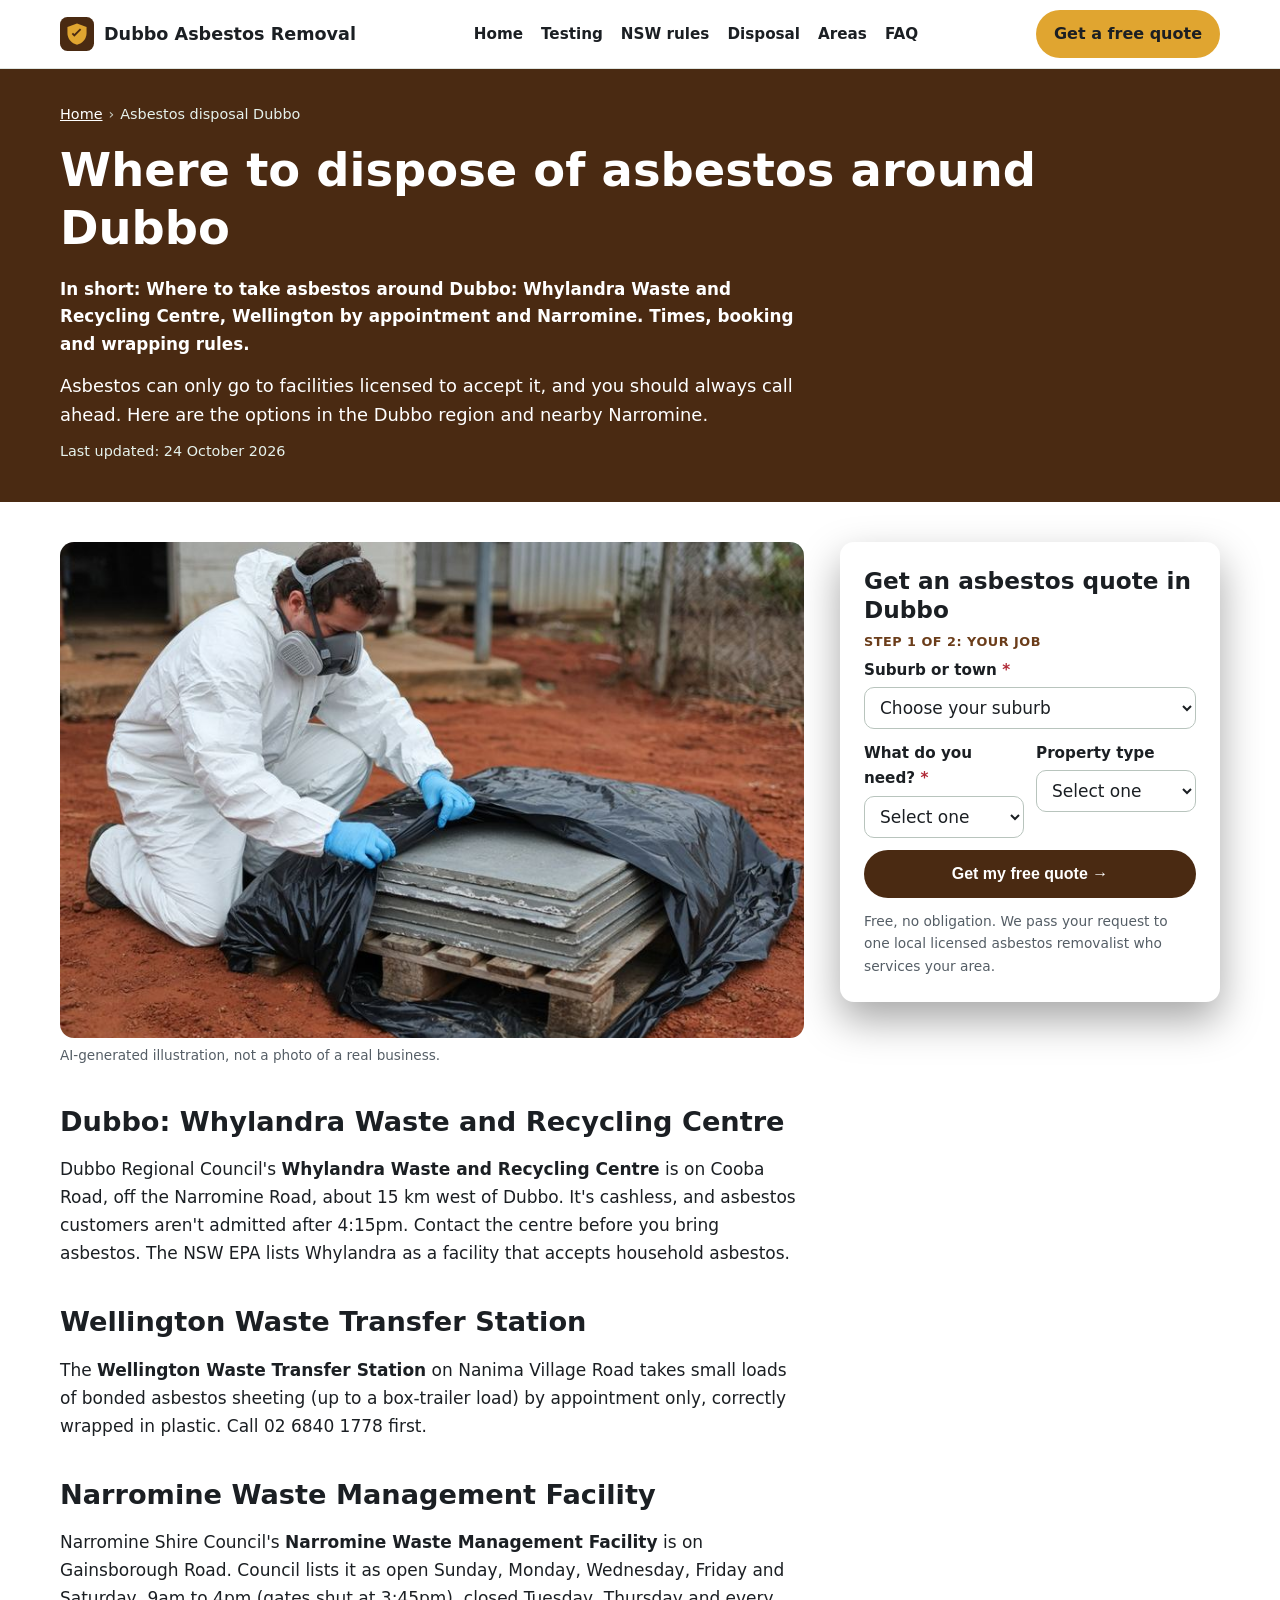
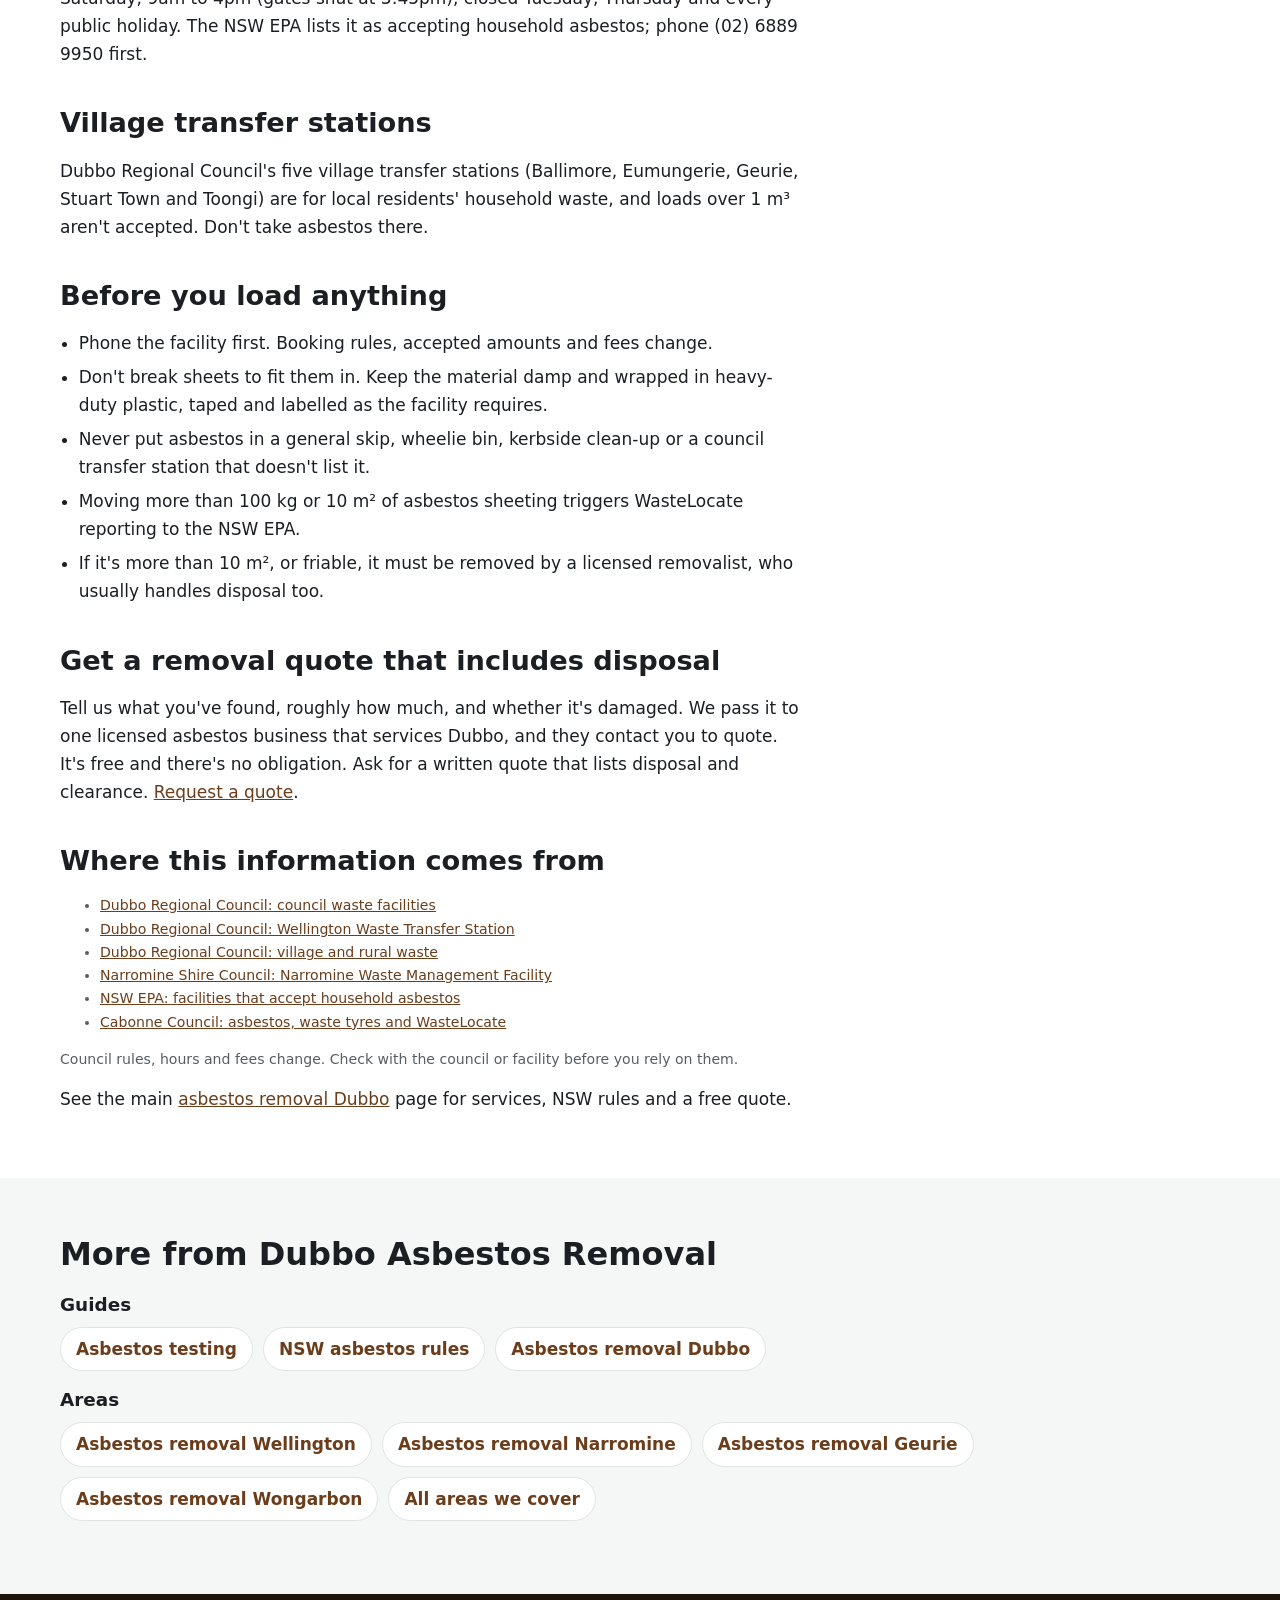
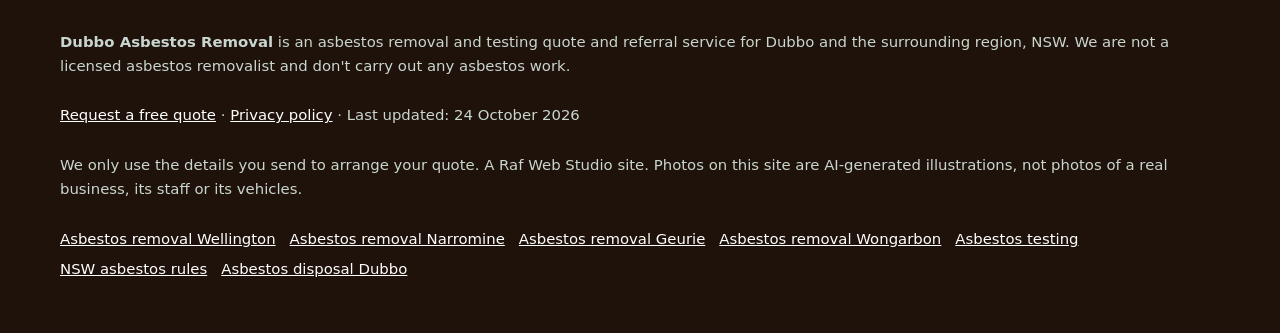
<file: asbestos-disposal-dubbo/index.html>
<!doctype html>
<html lang="en-AU">
<head>
<meta charset="utf-8">
<meta name="viewport" content="width=device-width, initial-scale=1">
<title>Asbestos Disposal Dubbo | Where to Take Asbestos &amp; How to Wrap It</title>
<meta name="description" content="Where to take asbestos around Dubbo: Whylandra Waste and Recycling Centre, Wellington by appointment and Narromine. Times, booking and wrapping rules.">
<link rel="canonical" href="https://dubboasbestosremoval.com/asbestos-disposal-dubbo/">
<link rel="icon" href="/favicon.svg" type="image/svg+xml">
<meta name="theme-color" content="#4a2a12">
<meta property="og:type" content="article">
<meta property="og:locale" content="en_AU">
<meta property="og:site_name" content="Dubbo Asbestos Removal">
<meta property="og:title" content="Asbestos Disposal Dubbo | Where to Take Asbestos &amp; How to Wrap It">
<meta property="og:description" content="Where to take asbestos around Dubbo: Whylandra Waste and Recycling Centre, Wellington by appointment and Narromine. Times, booking and wrapping rules.">
<meta property="og:url" content="https://dubboasbestosremoval.com/asbestos-disposal-dubbo/">
<meta property="og:image" content="https://dubboasbestosremoval.com/img/hero.jpg">
<meta name="twitter:card" content="summary_large_image">
<script>document.documentElement.classList.add('js')</script>
<link rel="stylesheet" href="/styles.css">

<!-- Google tag (gtag.js) -->
<script async src="https://www.googletagmanager.com/gtag/js?id=G-KNC9JLCC67"></script>
<script>
  window.dataLayer = window.dataLayer || [];
  function gtag(){dataLayer.push(arguments);}
  gtag('js', new Date());
  gtag('config', 'G-KNC9JLCC67');
</script>

<script type="application/ld+json">
{
 "@context": "https://schema.org",
 "@type": "WebPage",
 "@id": "https://dubboasbestosremoval.com/asbestos-disposal-dubbo/#webpage",
 "url": "https://dubboasbestosremoval.com/asbestos-disposal-dubbo/",
 "name": "Asbestos Disposal Dubbo | Where to Take Asbestos & How to Wrap It",
 "description": "Where to take asbestos around Dubbo: Whylandra Waste and Recycling Centre, Wellington by appointment and Narromine. Times, booking and wrapping rules.",
 "inLanguage": "en-AU",
 "dateModified": "2026-10-24",
 "isPartOf": {
  "@id": "https://dubboasbestosremoval.com/#website"
 }
}
</script>
<script type="application/ld+json">
{
 "@context": "https://schema.org",
 "@type": "BreadcrumbList",
 "itemListElement": [
  {
   "@type": "ListItem",
   "position": 1,
   "name": "Home",
   "item": "https://dubboasbestosremoval.com/"
  },
  {
   "@type": "ListItem",
   "position": 2,
   "name": "Asbestos disposal Dubbo",
   "item": "https://dubboasbestosremoval.com/asbestos-disposal-dubbo/"
  }
 ]
}
</script>
<script type="application/ld+json">
{
 "@context": "https://schema.org",
 "@type": "Service",
 "@id": "https://dubboasbestosremoval.com/asbestos-disposal-dubbo/#service",
 "name": "Asbestos removal and disposal quotes in Dubbo",
 "serviceType": "Asbestos removal",
 "description": "Where to take asbestos around Dubbo: Whylandra Waste and Recycling Centre, Wellington by appointment and Narromine. Times, booking and wrapping rules.",
 "url": "https://dubboasbestosremoval.com/asbestos-disposal-dubbo/",
 "provider": {
  "@type": "Organization",
  "name": "Dubbo Asbestos Removal",
  "url": "https://dubboasbestosremoval.com/"
 },
 "areaServed": [
  {
   "@type": "Place",
   "name": "Dubbo Regional Council, NSW"
  },
  {
   "@type": "Place",
   "name": "Narromine Shire, NSW"
  }
 ]
}
</script>
</head>
<body>
<a class="skip-link" href="#main">Skip to content</a>

<header class="site-header">
  <div class="wrap">
    <a class="brand" href="/" aria-label="Dubbo Asbestos Removal home">
      <svg viewBox="0 0 64 64" aria-hidden="true"><rect width="64" height="64" rx="14" fill="#4a2a12"/><path d="M32 12 14 19v11c0 11 7.6 19.6 18 22 10.4-2.4 18-11 18-22V19z" fill="#e0a530"/><path d="M27 37l-5-5 2.5-2.5L27 32l10.5-10.5L40 24z" fill="#4a2a12"/></svg>
      Dubbo Asbestos Removal
    </a>
    <nav class="nav" aria-label="Main">
      <a href="/">Home</a>
      <a href="/asbestos-testing/">Testing</a>
      <a href="/nsw-asbestos-removal-rules/">NSW rules</a>
      <a href="/asbestos-disposal-dubbo/">Disposal</a>
      <a href="/#areas">Areas</a>
      <a href="/#faq">FAQ</a>
    </nav>
    <a class="btn btn-call header-call" href="#quote">Get a free quote</a>
  </div>
</header>

<main id="main">
<section class="page-hero" aria-labelledby="h1">
  <div class="wrap">
    <nav class="crumbs" aria-label="Breadcrumb"><ol><li><a href="https://dubboasbestosremoval.com/">Home</a></li><li aria-current="page">Asbestos disposal Dubbo</li></ol></nav>
    <h1 id="h1">Where to dispose of asbestos around Dubbo</h1>
    <p class="summary">In short: Where to take asbestos around Dubbo: Whylandra Waste and Recycling Centre, Wellington by appointment and Narromine. Times, booking and wrapping rules.</p>
    <p class="lead">Asbestos can only go to facilities licensed to accept it, and you should always call ahead. Here are the options in the Dubbo region and nearby Narromine.</p>
    <p class="updated">Last updated: 24 October 2026</p>
  </div>
</section>
<div class="wrap page-grid">
  <article class="page-body">
<figure><img src="/img/closing.jpg" width="900" height="600" style="aspect-ratio:3/2;object-fit:cover" alt="Illustration of a worker wrapping asbestos sheets in heavy plastic" decoding="async"><figcaption>AI-generated illustration, not a photo of a real business.</figcaption></figure>
<h2>Dubbo: Whylandra Waste and Recycling Centre</h2>
<p>Dubbo Regional Council's <strong>Whylandra Waste and Recycling Centre</strong> is on Cooba Road, off the Narromine Road, about 15 km west of Dubbo. It's cashless, and asbestos customers aren't admitted after 4:15pm. Contact the centre before you bring asbestos. The NSW EPA lists Whylandra as a facility that accepts household asbestos.</p>
<h2>Wellington Waste Transfer Station</h2>
<p>The <strong>Wellington Waste Transfer Station</strong> on Nanima Village Road takes small loads of bonded asbestos sheeting (up to a box-trailer load) by appointment only, correctly wrapped in plastic. Call 02 6840 1778 first.</p>
<h2>Narromine Waste Management Facility</h2>
<p>Narromine Shire Council's <strong>Narromine Waste Management Facility</strong> is on Gainsborough Road. Council lists it as open Sunday, Monday, Wednesday, Friday and Saturday, 9am to 4pm (gates shut at 3:45pm), closed Tuesday, Thursday and every public holiday. The NSW EPA lists it as accepting household asbestos; phone (02) 6889 9950 first.</p>
<h2>Village transfer stations</h2>
<p>Dubbo Regional Council's five village transfer stations (Ballimore, Eumungerie, Geurie, Stuart Town and Toongi) are for local residents' household waste, and loads over 1 m³ aren't accepted. Don't take asbestos there.</p>
<h2>Before you load anything</h2>
<ul class="clean"><li>Phone the facility first. Booking rules, accepted amounts and fees change.</li><li>Don't break sheets to fit them in. Keep the material damp and wrapped in heavy-duty plastic, taped and labelled as the facility requires.</li><li>Never put asbestos in a general skip, wheelie bin, kerbside clean-up or a council transfer station that doesn't list it.</li><li>Moving more than 100 kg or 10 m² of asbestos sheeting triggers WasteLocate reporting to the NSW EPA.</li><li>If it's more than 10 m², or friable, it must be removed by a licensed removalist, who usually handles disposal too.</li></ul>
<h2>Get a removal quote that includes disposal</h2>
<p>Tell us what you've found, roughly how much, and whether it's damaged. We pass it to one licensed asbestos business that services Dubbo, and they contact you to quote. It's free and there's no obligation. Ask for a written quote that lists disposal and clearance. <a href="#quote">Request a quote</a>.</p>
<h2>Where this information comes from</h2>
<ul class="sources"><li><a href="https://www.dubbo.nsw.gov.au/Households-Residents/Rubbish-Recycling-and-Sustainability/council-waste-facilities" rel="noopener">Dubbo Regional Council: council waste facilities</a></li><li><a href="https://www.dubbo.nsw.gov.au/Households-Residents/Rubbish-Recycling-and-Sustainability/wellington-waste-transfer-station" rel="noopener">Dubbo Regional Council: Wellington Waste Transfer Station</a></li><li><a href="https://www.dubbo.nsw.gov.au/Households-Residents/Rubbish-Recycling-and-Sustainability/village-and-rural-waste-depots" rel="noopener">Dubbo Regional Council: village and rural waste</a></li><li><a href="https://www.narromine.nsw.gov.au/residents/narromine-waste-management-facility" rel="noopener">Narromine Shire Council: Narromine Waste Management Facility</a></li><li><a href="https://www.epa.nsw.gov.au/Your-environment/Household-building-and-renovation/dealing-with-household-asbestos/facilities-accept-household-asbestos" rel="noopener">NSW EPA: facilities that accept household asbestos</a></li><li><a href="https://www.cabonne.nsw.gov.au/Services/Waste-and-Recycling/Asbestos-Waste-Tyres-WasteLocate" rel="noopener">Cabonne Council: asbestos, waste tyres and WasteLocate</a></li></ul>
<p class="sources">Council rules, hours and fees change. Check with the council or facility before you rely on them.</p>

<p class="home-link">See the main <a href="/">asbestos removal Dubbo</a> page for services, NSW rules and a free quote.</p>
  </article>
  <aside class="page-aside">
    <div class="hero-form-card" id="quote">
      <h2 id="quote-h">Get an asbestos quote in Dubbo</h2>
      <form class="quote-form two-step" id="quote-form" action="https://formsubmit.co/1c360a9c50d50a3f849012ae5942da79" method="post" novalidate>
        <input type="hidden" name="_subject" value="New quote request – dubboasbestosremoval.com">
        <input type="hidden" name="_captcha" value="true">
        <input type="hidden" name="_template" value="table">
        <input type="hidden" name="_next" value="https://dubboasbestosremoval.com/thanks.html?lead=1">
        <input type="hidden" name="_autoresponse" value="Thanks for your asbestos removal request. We&#x27;ve received it and are passing it to a local licensed asbestos removalist, who&#x27;ll be in touch shortly with availability and a price.">
        <input type="text" name="_honey" style="display:none" tabindex="-1" autocomplete="off" aria-hidden="true">
        <input type="hidden" name="source" value="dubboasbestosremoval.com">
        <input type="hidden" name="page" value="/asbestos-disposal-dubbo/">
        <fieldset class="step step-1">
          <legend class="step-label">Step 1 of 2: your job</legend>
          <div class="full"><label for="suburb">Suburb or town <span class="req" aria-hidden="true">*</span></label>
            <select id="suburb" name="suburb" required><option value="">Choose your suburb</option><option>Dubbo</option><option>West Dubbo</option><option>South Dubbo</option><option>East Dubbo</option><option>Delroy Park</option><option>Keswick Estate</option><option>Southlakes Estate</option><option>Brocklehurst</option><option>Wongarbon</option><option>Eumungerie</option><option>Geurie</option><option>Wellington</option><option>Ballimore</option><option>Mogriguy</option><option>Rawsonville</option><option>Toongi</option><option>Stuart Town</option><option>Narromine</option><option value="Other">Other (tell us below)</option></select></div>
          <div class="full other-wrap"><label for="suburb_other">Other suburb or town</label><input id="suburb_other" name="suburb_other" type="text" autocomplete="address-level2"></div>
          <div><label for="service">What do you need? <span class="req" aria-hidden="true">*</span></label>
            <select id="service" name="service_type" required><option value="">Select one</option><option>Asbestos testing / inspection</option><option>Bonded (fibro) removal</option><option>Friable asbestos removal</option><option>Asbestos roof removal</option><option>Storm or fire damage</option><option>Not sure, need advice</option></select></div>
          <div><label for="property">Property type</label>
            <select id="property" name="property_type"><option value="Not sure">Select one</option><option>House</option><option>Shed, garage or carport</option><option>Unit or strata</option><option>Farm or rural building</option><option>Commercial or industrial</option></select></div>
          <div class="full js-only"><button class="btn btn-primary btn-block" type="button" id="to-step-2">Get my free quote →</button></div>
          <p class="microcopy full">Free, no obligation. We pass your request to one local licensed asbestos removalist who services your area.</p>
          <p class="form-error full" id="step1-error" role="alert" hidden>Please choose your suburb and what you need.</p>
        </fieldset>
        <fieldset class="step step-2" id="step-2">
          <legend class="step-label">Step 2 of 2: your details</legend>
          <div><label for="name">Name <span class="req" aria-hidden="true">*</span></label><input id="name" name="name" type="text" autocomplete="name" required></div>
          <div><label for="phone">Phone <span class="req" aria-hidden="true">*</span></label><input id="phone" name="phone" type="tel" autocomplete="tel" inputmode="tel" required></div>
          <div><label for="email">Email</label><input id="email" name="email" type="email" autocomplete="email"></div>
          <div><label for="date">Preferred date</label><input id="date" name="preferred_date" type="date"></div>
          <div class="full"><label for="message">Anything else?</label><textarea id="message" name="message" rows="2" placeholder="e.g. fibro garage, AC roof on a hay shed, laundry wall, rental property"></textarea></div>
          <p class="consent full">By sending this form you agree we can share your details with one local licensed asbestos removalist so they can quote for your job. See our <a href="/privacy.html">privacy policy</a>.</p>
          <div class="full step2-actions"><button class="btn btn-primary" type="submit">Send my quote request</button><button class="btn-link js-only" type="button" id="back-1">← Back</button></div>
        </fieldset>
      </form>
    </div>
  </aside>
</div>
<section class="alt" aria-labelledby="more-h">
  <div class="wrap">
    <h2 id="more-h">More from Dubbo Asbestos Removal</h2>
    <h3>Guides</h3>
    <ul class="link-list"><li><a href="/asbestos-testing/">Asbestos testing</a></li><li><a href="/nsw-asbestos-removal-rules/">NSW asbestos rules</a></li><li><a href="/">Asbestos removal Dubbo</a></li></ul>
    <h3>Areas</h3>
    <ul class="link-list"><li><a href="/asbestos-removal-wellington/">Asbestos removal Wellington</a></li><li><a href="/asbestos-removal-narromine/">Asbestos removal Narromine</a></li><li><a href="/asbestos-removal-geurie/">Asbestos removal Geurie</a></li><li><a href="/asbestos-removal-wongarbon/">Asbestos removal Wongarbon</a></li><li><a href="/#areas">All areas we cover</a></li></ul>
  </div>
</section>
</main>

<footer class="site-footer">
  <div class="wrap">
    <p><strong>Dubbo Asbestos Removal</strong> is an asbestos removal and testing quote and referral service for Dubbo and the surrounding region, NSW. We are not a licensed asbestos removalist and don't carry out any asbestos work.</p>
    <p><a href="#quote">Request a free quote</a> · <a href="/privacy.html">Privacy policy</a> · Last updated: 24 October 2026</p>
    <p>We only use the details you send to arrange your quote. A Raf Web Studio site. Photos on this site are AI-generated illustrations, not photos of a real business, its staff or its vehicles.</p>
    <p class="footer-links"><a href="/asbestos-removal-wellington/">Asbestos removal Wellington</a> <a href="/asbestos-removal-narromine/">Asbestos removal Narromine</a> <a href="/asbestos-removal-geurie/">Asbestos removal Geurie</a> <a href="/asbestos-removal-wongarbon/">Asbestos removal Wongarbon</a> <a href="/asbestos-testing/">Asbestos testing</a> <a href="/nsw-asbestos-removal-rules/">NSW asbestos rules</a> <a href="/asbestos-disposal-dubbo/">Asbestos disposal Dubbo</a></p>
  </div>
</footer>

<div class="mobile-call" aria-label="Quick contact">
  <a class="btn btn-call" href="#quote">Get a free quote</a>
</div>
<script src="/form.js" defer></script>
</body>
</html>
</file>
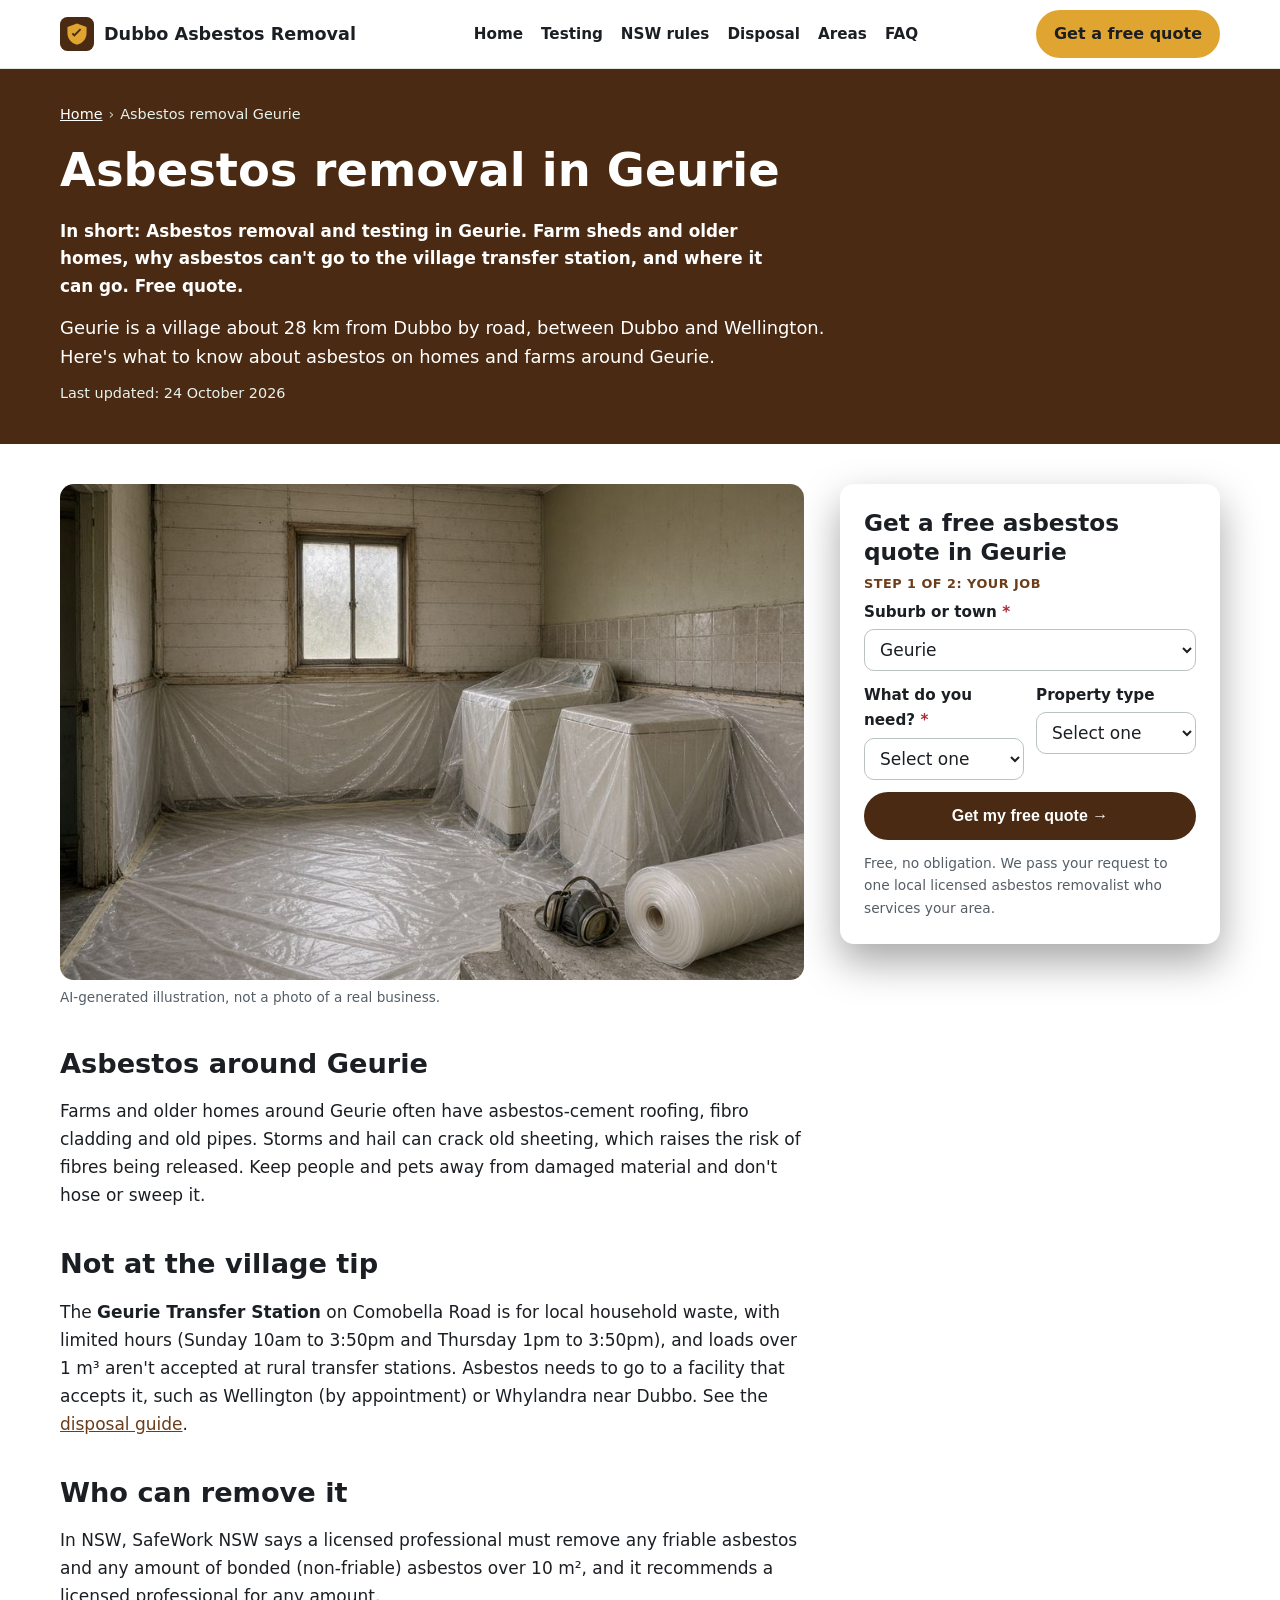
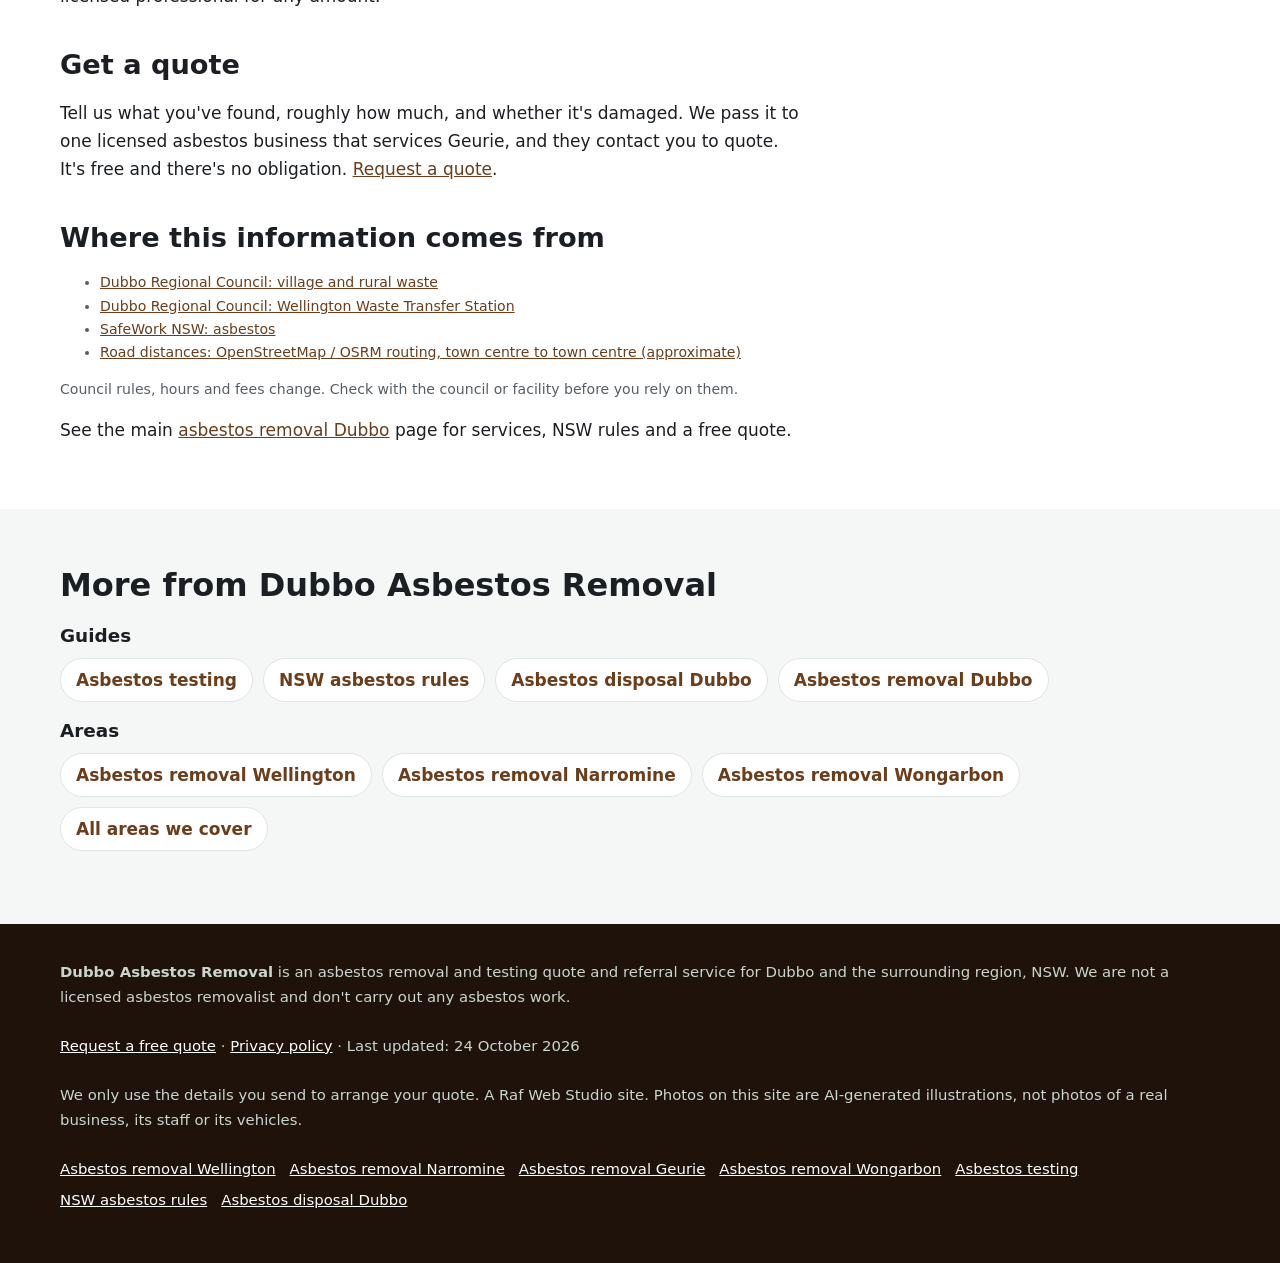
<file: asbestos-removal-geurie/index.html>
<!doctype html>
<html lang="en-AU">
<head>
<meta charset="utf-8">
<meta name="viewport" content="width=device-width, initial-scale=1">
<title>Asbestos Removal Geurie | Licensed Removal &amp; Testing Quotes</title>
<meta name="description" content="Asbestos removal and testing in Geurie. Farm sheds and older homes, why asbestos can&#x27;t go to the village transfer station, and where it can go. Free quote.">
<link rel="canonical" href="https://dubboasbestosremoval.com/asbestos-removal-geurie/">
<link rel="icon" href="/favicon.svg" type="image/svg+xml">
<meta name="theme-color" content="#4a2a12">
<meta property="og:type" content="article">
<meta property="og:locale" content="en_AU">
<meta property="og:site_name" content="Dubbo Asbestos Removal">
<meta property="og:title" content="Asbestos Removal Geurie | Licensed Removal &amp; Testing Quotes">
<meta property="og:description" content="Asbestos removal and testing in Geurie. Farm sheds and older homes, why asbestos can&#x27;t go to the village transfer station, and where it can go. Free quote.">
<meta property="og:url" content="https://dubboasbestosremoval.com/asbestos-removal-geurie/">
<meta property="og:image" content="https://dubboasbestosremoval.com/img/hero.jpg">
<meta name="twitter:card" content="summary_large_image">
<script>document.documentElement.classList.add('js')</script>
<link rel="stylesheet" href="/styles.css">

<!-- Google tag (gtag.js) -->
<script async src="https://www.googletagmanager.com/gtag/js?id=G-KNC9JLCC67"></script>
<script>
  window.dataLayer = window.dataLayer || [];
  function gtag(){dataLayer.push(arguments);}
  gtag('js', new Date());
  gtag('config', 'G-KNC9JLCC67');
</script>

<script type="application/ld+json">
{
 "@context": "https://schema.org",
 "@type": "WebPage",
 "@id": "https://dubboasbestosremoval.com/asbestos-removal-geurie/#webpage",
 "url": "https://dubboasbestosremoval.com/asbestos-removal-geurie/",
 "name": "Asbestos Removal Geurie | Licensed Removal & Testing Quotes",
 "description": "Asbestos removal and testing in Geurie. Farm sheds and older homes, why asbestos can't go to the village transfer station, and where it can go. Free quote.",
 "inLanguage": "en-AU",
 "dateModified": "2026-10-24",
 "isPartOf": {
  "@id": "https://dubboasbestosremoval.com/#website"
 }
}
</script>
<script type="application/ld+json">
{
 "@context": "https://schema.org",
 "@type": "BreadcrumbList",
 "itemListElement": [
  {
   "@type": "ListItem",
   "position": 1,
   "name": "Home",
   "item": "https://dubboasbestosremoval.com/"
  },
  {
   "@type": "ListItem",
   "position": 2,
   "name": "Asbestos removal Geurie",
   "item": "https://dubboasbestosremoval.com/asbestos-removal-geurie/"
  }
 ]
}
</script>
<script type="application/ld+json">
{
 "@context": "https://schema.org",
 "@type": "Service",
 "@id": "https://dubboasbestosremoval.com/asbestos-removal-geurie/#service",
 "name": "Asbestos removal and testing quotes in Geurie",
 "serviceType": "Asbestos removal",
 "description": "Asbestos removal and testing in Geurie. Farm sheds and older homes, why asbestos can't go to the village transfer station, and where it can go. Free quote.",
 "url": "https://dubboasbestosremoval.com/asbestos-removal-geurie/",
 "provider": {
  "@type": "Organization",
  "name": "Dubbo Asbestos Removal",
  "url": "https://dubboasbestosremoval.com/"
 },
 "areaServed": [
  {
   "@type": "Place",
   "name": "Geurie, NSW"
  }
 ]
}
</script>
</head>
<body>
<a class="skip-link" href="#main">Skip to content</a>

<header class="site-header">
  <div class="wrap">
    <a class="brand" href="/" aria-label="Dubbo Asbestos Removal home">
      <svg viewBox="0 0 64 64" aria-hidden="true"><rect width="64" height="64" rx="14" fill="#4a2a12"/><path d="M32 12 14 19v11c0 11 7.6 19.6 18 22 10.4-2.4 18-11 18-22V19z" fill="#e0a530"/><path d="M27 37l-5-5 2.5-2.5L27 32l10.5-10.5L40 24z" fill="#4a2a12"/></svg>
      Dubbo Asbestos Removal
    </a>
    <nav class="nav" aria-label="Main">
      <a href="/">Home</a>
      <a href="/asbestos-testing/">Testing</a>
      <a href="/nsw-asbestos-removal-rules/">NSW rules</a>
      <a href="/asbestos-disposal-dubbo/">Disposal</a>
      <a href="/#areas">Areas</a>
      <a href="/#faq">FAQ</a>
    </nav>
    <a class="btn btn-call header-call" href="#quote">Get a free quote</a>
  </div>
</header>

<main id="main">
<section class="page-hero" aria-labelledby="h1">
  <div class="wrap">
    <nav class="crumbs" aria-label="Breadcrumb"><ol><li><a href="https://dubboasbestosremoval.com/">Home</a></li><li aria-current="page">Asbestos removal Geurie</li></ol></nav>
    <h1 id="h1">Asbestos removal in Geurie</h1>
    <p class="summary">In short: Asbestos removal and testing in Geurie. Farm sheds and older homes, why asbestos can&#x27;t go to the village transfer station, and where it can go. Free quote.</p>
    <p class="lead">Geurie is a village about 28 km from Dubbo by road, between Dubbo and Wellington. Here's what to know about asbestos on homes and farms around Geurie.</p>
    <p class="updated">Last updated: 24 October 2026</p>
  </div>
</section>
<div class="wrap page-grid">
  <article class="page-body">
<figure><img src="/img/card-reno.jpg" width="900" height="600" style="aspect-ratio:3/2;object-fit:cover" alt="Illustration of a renovation with old wall sheeting" decoding="async"><figcaption>AI-generated illustration, not a photo of a real business.</figcaption></figure>
<h2>Asbestos around Geurie</h2>
<p>Farms and older homes around Geurie often have asbestos-cement roofing, fibro cladding and old pipes. Storms and hail can crack old sheeting, which raises the risk of fibres being released. Keep people and pets away from damaged material and don't hose or sweep it.</p>
<h2>Not at the village tip</h2>
<p>The <strong>Geurie Transfer Station</strong> on Comobella Road is for local household waste, with limited hours (Sunday 10am to 3:50pm and Thursday 1pm to 3:50pm), and loads over 1 m³ aren't accepted at rural transfer stations. Asbestos needs to go to a facility that accepts it, such as Wellington (by appointment) or Whylandra near Dubbo. See the <a href="/asbestos-disposal-dubbo/">disposal guide</a>.</p>
<h2>Who can remove it</h2>
<p>In NSW, SafeWork NSW says a licensed professional must remove any friable asbestos and any amount of bonded (non-friable) asbestos over 10 m², and it recommends a licensed professional for any amount.</p>
<h2>Get a quote</h2>
<p>Tell us what you've found, roughly how much, and whether it's damaged. We pass it to one licensed asbestos business that services Geurie, and they contact you to quote. It's free and there's no obligation. <a href="#quote">Request a quote</a>.</p>
<h2>Where this information comes from</h2>
<ul class="sources"><li><a href="https://www.dubbo.nsw.gov.au/Households-Residents/Rubbish-Recycling-and-Sustainability/village-and-rural-waste-depots" rel="noopener">Dubbo Regional Council: village and rural waste</a></li><li><a href="https://www.dubbo.nsw.gov.au/Households-Residents/Rubbish-Recycling-and-Sustainability/wellington-waste-transfer-station" rel="noopener">Dubbo Regional Council: Wellington Waste Transfer Station</a></li><li><a href="https://www.safework.nsw.gov.au/hazards-a-z/asbestos" rel="noopener">SafeWork NSW: asbestos</a></li><li><a href="https://www.openstreetmap.org/" rel="noopener">Road distances: OpenStreetMap / OSRM routing, town centre to town centre (approximate)</a></li></ul>
<p class="sources">Council rules, hours and fees change. Check with the council or facility before you rely on them.</p>

<p class="home-link">See the main <a href="/">asbestos removal Dubbo</a> page for services, NSW rules and a free quote.</p>
  </article>
  <aside class="page-aside">
    <div class="hero-form-card" id="quote">
      <h2 id="quote-h">Get a free asbestos quote in Geurie</h2>
      <form class="quote-form two-step" id="quote-form" action="https://formsubmit.co/1c360a9c50d50a3f849012ae5942da79" method="post" novalidate>
        <input type="hidden" name="_subject" value="New quote request – dubboasbestosremoval.com">
        <input type="hidden" name="_captcha" value="true">
        <input type="hidden" name="_template" value="table">
        <input type="hidden" name="_next" value="https://dubboasbestosremoval.com/thanks.html?lead=1">
        <input type="hidden" name="_autoresponse" value="Thanks for your asbestos removal request. We&#x27;ve received it and are passing it to a local licensed asbestos removalist, who&#x27;ll be in touch shortly with availability and a price.">
        <input type="text" name="_honey" style="display:none" tabindex="-1" autocomplete="off" aria-hidden="true">
        <input type="hidden" name="source" value="dubboasbestosremoval.com">
        <input type="hidden" name="page" value="/asbestos-removal-geurie/">
        <fieldset class="step step-1">
          <legend class="step-label">Step 1 of 2: your job</legend>
          <div class="full"><label for="suburb">Suburb or town <span class="req" aria-hidden="true">*</span></label>
            <select id="suburb" name="suburb" required><option value="">Choose your suburb</option><option>Dubbo</option><option>West Dubbo</option><option>South Dubbo</option><option>East Dubbo</option><option>Delroy Park</option><option>Keswick Estate</option><option>Southlakes Estate</option><option>Brocklehurst</option><option>Wongarbon</option><option>Eumungerie</option><option selected>Geurie</option><option>Wellington</option><option>Ballimore</option><option>Mogriguy</option><option>Rawsonville</option><option>Toongi</option><option>Stuart Town</option><option>Narromine</option><option value="Other">Other (tell us below)</option></select></div>
          <div class="full other-wrap"><label for="suburb_other">Other suburb or town</label><input id="suburb_other" name="suburb_other" type="text" autocomplete="address-level2"></div>
          <div><label for="service">What do you need? <span class="req" aria-hidden="true">*</span></label>
            <select id="service" name="service_type" required><option value="">Select one</option><option>Asbestos testing / inspection</option><option>Bonded (fibro) removal</option><option>Friable asbestos removal</option><option>Asbestos roof removal</option><option>Storm or fire damage</option><option>Not sure, need advice</option></select></div>
          <div><label for="property">Property type</label>
            <select id="property" name="property_type"><option value="Not sure">Select one</option><option>House</option><option>Shed, garage or carport</option><option>Unit or strata</option><option>Farm or rural building</option><option>Commercial or industrial</option></select></div>
          <div class="full js-only"><button class="btn btn-primary btn-block" type="button" id="to-step-2">Get my free quote →</button></div>
          <p class="microcopy full">Free, no obligation. We pass your request to one local licensed asbestos removalist who services your area.</p>
          <p class="form-error full" id="step1-error" role="alert" hidden>Please choose your suburb and what you need.</p>
        </fieldset>
        <fieldset class="step step-2" id="step-2">
          <legend class="step-label">Step 2 of 2: your details</legend>
          <div><label for="name">Name <span class="req" aria-hidden="true">*</span></label><input id="name" name="name" type="text" autocomplete="name" required></div>
          <div><label for="phone">Phone <span class="req" aria-hidden="true">*</span></label><input id="phone" name="phone" type="tel" autocomplete="tel" inputmode="tel" required></div>
          <div><label for="email">Email</label><input id="email" name="email" type="email" autocomplete="email"></div>
          <div><label for="date">Preferred date</label><input id="date" name="preferred_date" type="date"></div>
          <div class="full"><label for="message">Anything else?</label><textarea id="message" name="message" rows="2" placeholder="e.g. fibro garage, AC roof on a hay shed, laundry wall, rental property"></textarea></div>
          <p class="consent full">By sending this form you agree we can share your details with one local licensed asbestos removalist so they can quote for your job. See our <a href="/privacy.html">privacy policy</a>.</p>
          <div class="full step2-actions"><button class="btn btn-primary" type="submit">Send my quote request</button><button class="btn-link js-only" type="button" id="back-1">← Back</button></div>
        </fieldset>
      </form>
    </div>
  </aside>
</div>
<section class="alt" aria-labelledby="more-h">
  <div class="wrap">
    <h2 id="more-h">More from Dubbo Asbestos Removal</h2>
    <h3>Guides</h3>
    <ul class="link-list"><li><a href="/asbestos-testing/">Asbestos testing</a></li><li><a href="/nsw-asbestos-removal-rules/">NSW asbestos rules</a></li><li><a href="/asbestos-disposal-dubbo/">Asbestos disposal Dubbo</a></li><li><a href="/">Asbestos removal Dubbo</a></li></ul>
    <h3>Areas</h3>
    <ul class="link-list"><li><a href="/asbestos-removal-wellington/">Asbestos removal Wellington</a></li><li><a href="/asbestos-removal-narromine/">Asbestos removal Narromine</a></li><li><a href="/asbestos-removal-wongarbon/">Asbestos removal Wongarbon</a></li><li><a href="/#areas">All areas we cover</a></li></ul>
  </div>
</section>
</main>

<footer class="site-footer">
  <div class="wrap">
    <p><strong>Dubbo Asbestos Removal</strong> is an asbestos removal and testing quote and referral service for Dubbo and the surrounding region, NSW. We are not a licensed asbestos removalist and don't carry out any asbestos work.</p>
    <p><a href="#quote">Request a free quote</a> · <a href="/privacy.html">Privacy policy</a> · Last updated: 24 October 2026</p>
    <p>We only use the details you send to arrange your quote. A Raf Web Studio site. Photos on this site are AI-generated illustrations, not photos of a real business, its staff or its vehicles.</p>
    <p class="footer-links"><a href="/asbestos-removal-wellington/">Asbestos removal Wellington</a> <a href="/asbestos-removal-narromine/">Asbestos removal Narromine</a> <a href="/asbestos-removal-geurie/">Asbestos removal Geurie</a> <a href="/asbestos-removal-wongarbon/">Asbestos removal Wongarbon</a> <a href="/asbestos-testing/">Asbestos testing</a> <a href="/nsw-asbestos-removal-rules/">NSW asbestos rules</a> <a href="/asbestos-disposal-dubbo/">Asbestos disposal Dubbo</a></p>
  </div>
</footer>

<div class="mobile-call" aria-label="Quick contact">
  <a class="btn btn-call" href="#quote">Get a free quote</a>
</div>
<script src="/form.js" defer></script>
</body>
</html>
</file>
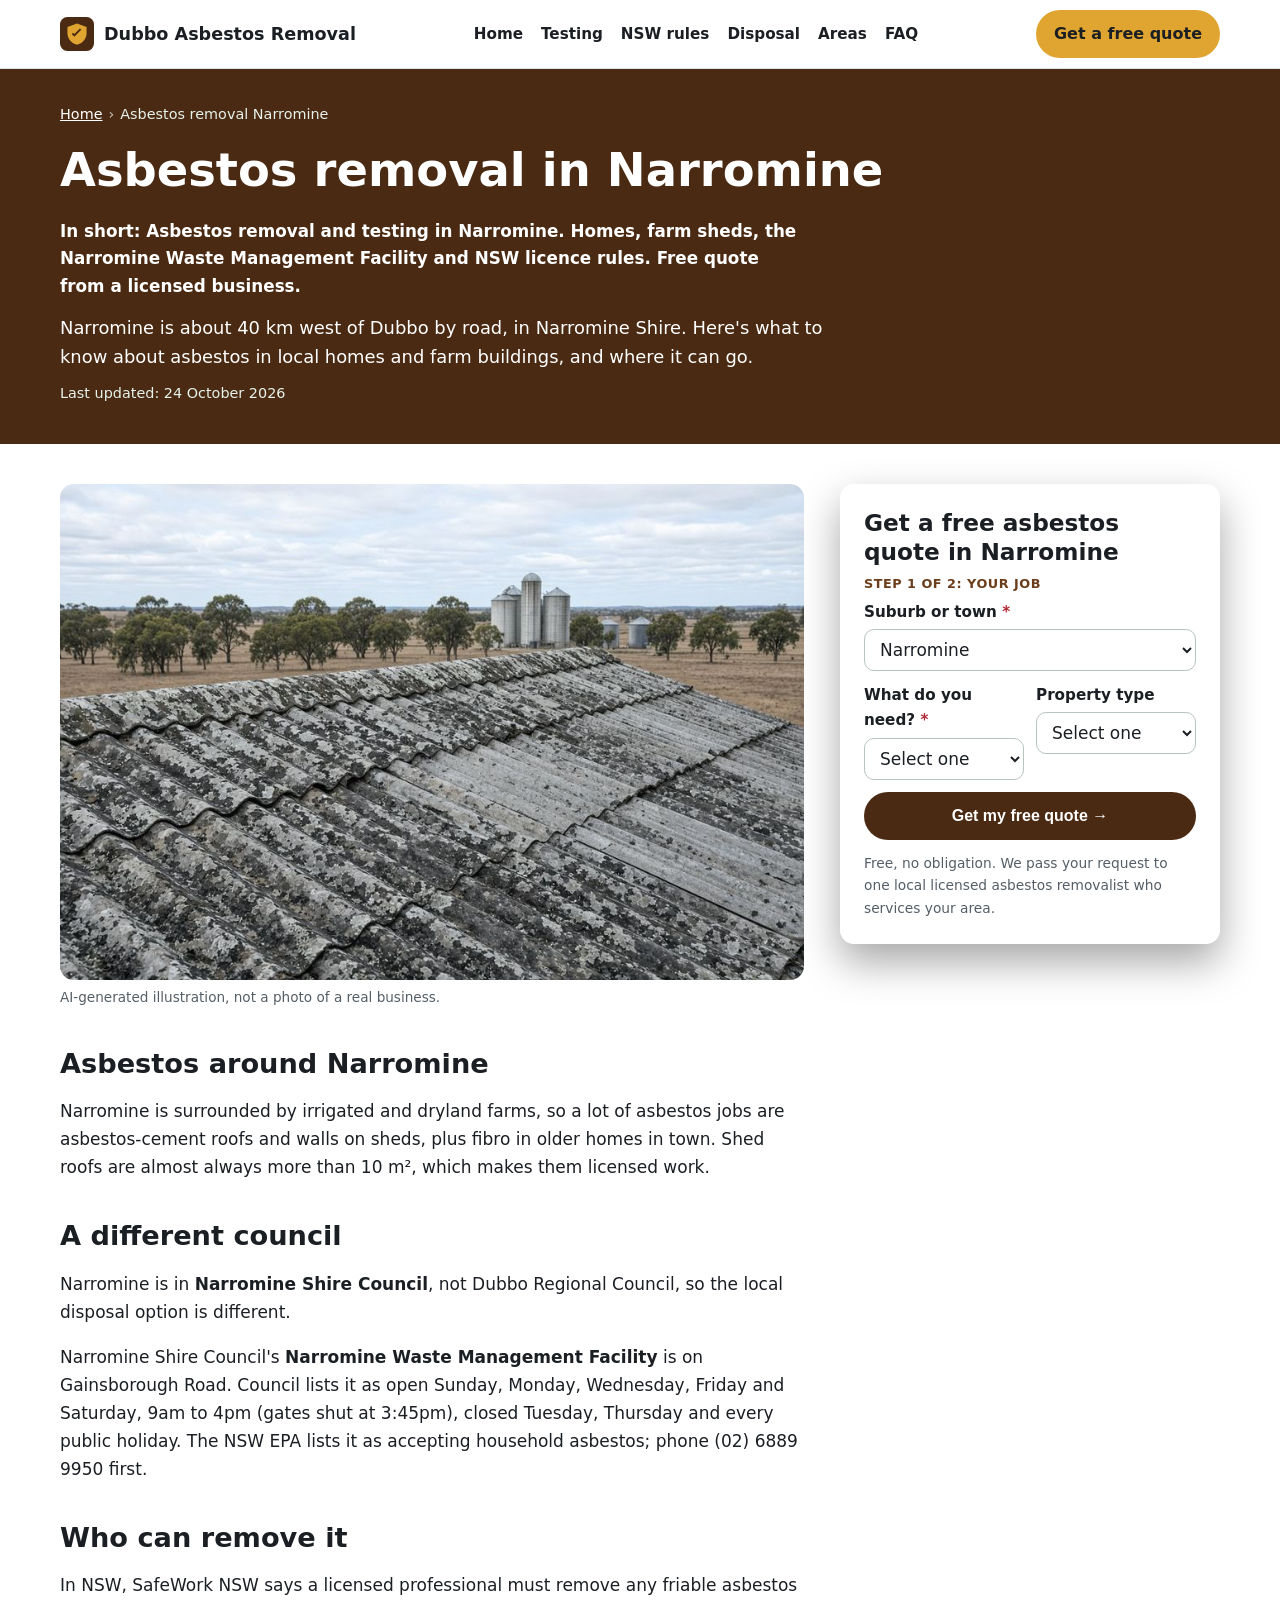
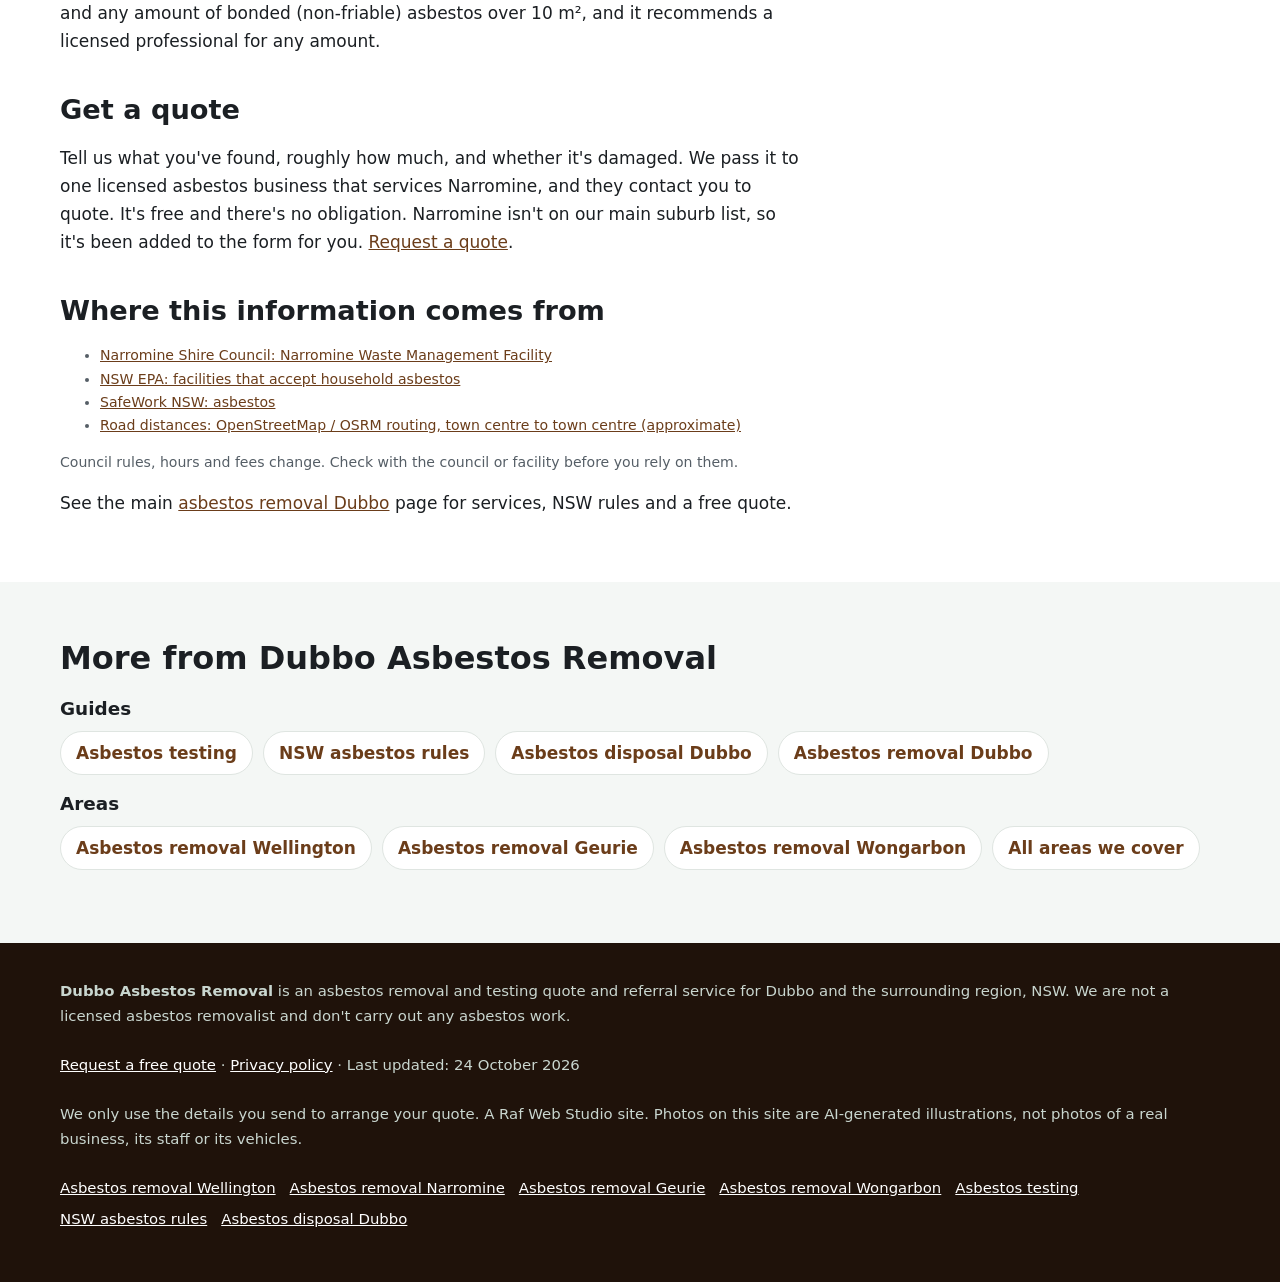
<file: asbestos-removal-narromine/index.html>
<!doctype html>
<html lang="en-AU">
<head>
<meta charset="utf-8">
<meta name="viewport" content="width=device-width, initial-scale=1">
<title>Asbestos Removal Narromine | Licensed Removal &amp; Testing Quotes</title>
<meta name="description" content="Asbestos removal and testing in Narromine. Homes, farm sheds, the Narromine Waste Management Facility and NSW licence rules. Free quote from a licensed business.">
<link rel="canonical" href="https://dubboasbestosremoval.com/asbestos-removal-narromine/">
<link rel="icon" href="/favicon.svg" type="image/svg+xml">
<meta name="theme-color" content="#4a2a12">
<meta property="og:type" content="article">
<meta property="og:locale" content="en_AU">
<meta property="og:site_name" content="Dubbo Asbestos Removal">
<meta property="og:title" content="Asbestos Removal Narromine | Licensed Removal &amp; Testing Quotes">
<meta property="og:description" content="Asbestos removal and testing in Narromine. Homes, farm sheds, the Narromine Waste Management Facility and NSW licence rules. Free quote from a licensed business.">
<meta property="og:url" content="https://dubboasbestosremoval.com/asbestos-removal-narromine/">
<meta property="og:image" content="https://dubboasbestosremoval.com/img/hero.jpg">
<meta name="twitter:card" content="summary_large_image">
<script>document.documentElement.classList.add('js')</script>
<link rel="stylesheet" href="/styles.css">

<!-- Google tag (gtag.js) -->
<script async src="https://www.googletagmanager.com/gtag/js?id=G-KNC9JLCC67"></script>
<script>
  window.dataLayer = window.dataLayer || [];
  function gtag(){dataLayer.push(arguments);}
  gtag('js', new Date());
  gtag('config', 'G-KNC9JLCC67');
</script>

<script type="application/ld+json">
{
 "@context": "https://schema.org",
 "@type": "WebPage",
 "@id": "https://dubboasbestosremoval.com/asbestos-removal-narromine/#webpage",
 "url": "https://dubboasbestosremoval.com/asbestos-removal-narromine/",
 "name": "Asbestos Removal Narromine | Licensed Removal & Testing Quotes",
 "description": "Asbestos removal and testing in Narromine. Homes, farm sheds, the Narromine Waste Management Facility and NSW licence rules. Free quote from a licensed business.",
 "inLanguage": "en-AU",
 "dateModified": "2026-10-24",
 "isPartOf": {
  "@id": "https://dubboasbestosremoval.com/#website"
 }
}
</script>
<script type="application/ld+json">
{
 "@context": "https://schema.org",
 "@type": "BreadcrumbList",
 "itemListElement": [
  {
   "@type": "ListItem",
   "position": 1,
   "name": "Home",
   "item": "https://dubboasbestosremoval.com/"
  },
  {
   "@type": "ListItem",
   "position": 2,
   "name": "Asbestos removal Narromine",
   "item": "https://dubboasbestosremoval.com/asbestos-removal-narromine/"
  }
 ]
}
</script>
<script type="application/ld+json">
{
 "@context": "https://schema.org",
 "@type": "Service",
 "@id": "https://dubboasbestosremoval.com/asbestos-removal-narromine/#service",
 "name": "Asbestos removal and testing quotes in Narromine",
 "serviceType": "Asbestos removal",
 "description": "Asbestos removal and testing in Narromine. Homes, farm sheds, the Narromine Waste Management Facility and NSW licence rules. Free quote from a licensed business.",
 "url": "https://dubboasbestosremoval.com/asbestos-removal-narromine/",
 "provider": {
  "@type": "Organization",
  "name": "Dubbo Asbestos Removal",
  "url": "https://dubboasbestosremoval.com/"
 },
 "areaServed": [
  {
   "@type": "Place",
   "name": "Narromine, NSW"
  }
 ]
}
</script>
</head>
<body>
<a class="skip-link" href="#main">Skip to content</a>

<header class="site-header">
  <div class="wrap">
    <a class="brand" href="/" aria-label="Dubbo Asbestos Removal home">
      <svg viewBox="0 0 64 64" aria-hidden="true"><rect width="64" height="64" rx="14" fill="#4a2a12"/><path d="M32 12 14 19v11c0 11 7.6 19.6 18 22 10.4-2.4 18-11 18-22V19z" fill="#e0a530"/><path d="M27 37l-5-5 2.5-2.5L27 32l10.5-10.5L40 24z" fill="#4a2a12"/></svg>
      Dubbo Asbestos Removal
    </a>
    <nav class="nav" aria-label="Main">
      <a href="/">Home</a>
      <a href="/asbestos-testing/">Testing</a>
      <a href="/nsw-asbestos-removal-rules/">NSW rules</a>
      <a href="/asbestos-disposal-dubbo/">Disposal</a>
      <a href="/#areas">Areas</a>
      <a href="/#faq">FAQ</a>
    </nav>
    <a class="btn btn-call header-call" href="#quote">Get a free quote</a>
  </div>
</header>

<main id="main">
<section class="page-hero" aria-labelledby="h1">
  <div class="wrap">
    <nav class="crumbs" aria-label="Breadcrumb"><ol><li><a href="https://dubboasbestosremoval.com/">Home</a></li><li aria-current="page">Asbestos removal Narromine</li></ol></nav>
    <h1 id="h1">Asbestos removal in Narromine</h1>
    <p class="summary">In short: Asbestos removal and testing in Narromine. Homes, farm sheds, the Narromine Waste Management Facility and NSW licence rules. Free quote from a licensed business.</p>
    <p class="lead">Narromine is about 40 km west of Dubbo by road, in Narromine Shire. Here's what to know about asbestos in local homes and farm buildings, and where it can go.</p>
    <p class="updated">Last updated: 24 October 2026</p>
  </div>
</section>
<div class="wrap page-grid">
  <article class="page-body">
<figure><img src="/img/card-farm.jpg" width="900" height="600" style="aspect-ratio:3/2;object-fit:cover" alt="Illustration of an old farm shed with asbestos-cement roofing" decoding="async"><figcaption>AI-generated illustration, not a photo of a real business.</figcaption></figure>
<h2>Asbestos around Narromine</h2>
<p>Narromine is surrounded by irrigated and dryland farms, so a lot of asbestos jobs are asbestos-cement roofs and walls on sheds, plus fibro in older homes in town. Shed roofs are almost always more than 10 m², which makes them licensed work.</p>
<h2>A different council</h2>
<p>Narromine is in <strong>Narromine Shire Council</strong>, not Dubbo Regional Council, so the local disposal option is different.</p><p>Narromine Shire Council's <strong>Narromine Waste Management Facility</strong> is on Gainsborough Road. Council lists it as open Sunday, Monday, Wednesday, Friday and Saturday, 9am to 4pm (gates shut at 3:45pm), closed Tuesday, Thursday and every public holiday. The NSW EPA lists it as accepting household asbestos; phone (02) 6889 9950 first.</p>
<h2>Who can remove it</h2>
<p>In NSW, SafeWork NSW says a licensed professional must remove any friable asbestos and any amount of bonded (non-friable) asbestos over 10 m², and it recommends a licensed professional for any amount.</p>
<h2>Get a quote</h2>
<p>Tell us what you've found, roughly how much, and whether it's damaged. We pass it to one licensed asbestos business that services Narromine, and they contact you to quote. It's free and there's no obligation. Narromine isn't on our main suburb list, so it's been added to the form for you. <a href="#quote">Request a quote</a>.</p>
<h2>Where this information comes from</h2>
<ul class="sources"><li><a href="https://www.narromine.nsw.gov.au/residents/narromine-waste-management-facility" rel="noopener">Narromine Shire Council: Narromine Waste Management Facility</a></li><li><a href="https://www.epa.nsw.gov.au/Your-environment/Household-building-and-renovation/dealing-with-household-asbestos/facilities-accept-household-asbestos" rel="noopener">NSW EPA: facilities that accept household asbestos</a></li><li><a href="https://www.safework.nsw.gov.au/hazards-a-z/asbestos" rel="noopener">SafeWork NSW: asbestos</a></li><li><a href="https://www.openstreetmap.org/" rel="noopener">Road distances: OpenStreetMap / OSRM routing, town centre to town centre (approximate)</a></li></ul>
<p class="sources">Council rules, hours and fees change. Check with the council or facility before you rely on them.</p>

<p class="home-link">See the main <a href="/">asbestos removal Dubbo</a> page for services, NSW rules and a free quote.</p>
  </article>
  <aside class="page-aside">
    <div class="hero-form-card" id="quote">
      <h2 id="quote-h">Get a free asbestos quote in Narromine</h2>
      <form class="quote-form two-step" id="quote-form" action="https://formsubmit.co/1c360a9c50d50a3f849012ae5942da79" method="post" novalidate>
        <input type="hidden" name="_subject" value="New quote request – dubboasbestosremoval.com">
        <input type="hidden" name="_captcha" value="true">
        <input type="hidden" name="_template" value="table">
        <input type="hidden" name="_next" value="https://dubboasbestosremoval.com/thanks.html?lead=1">
        <input type="hidden" name="_autoresponse" value="Thanks for your asbestos removal request. We&#x27;ve received it and are passing it to a local licensed asbestos removalist, who&#x27;ll be in touch shortly with availability and a price.">
        <input type="text" name="_honey" style="display:none" tabindex="-1" autocomplete="off" aria-hidden="true">
        <input type="hidden" name="source" value="dubboasbestosremoval.com">
        <input type="hidden" name="page" value="/asbestos-removal-narromine/">
        <fieldset class="step step-1">
          <legend class="step-label">Step 1 of 2: your job</legend>
          <div class="full"><label for="suburb">Suburb or town <span class="req" aria-hidden="true">*</span></label>
            <select id="suburb" name="suburb" required><option value="">Choose your suburb</option><option>Dubbo</option><option>West Dubbo</option><option>South Dubbo</option><option>East Dubbo</option><option>Delroy Park</option><option>Keswick Estate</option><option>Southlakes Estate</option><option>Brocklehurst</option><option>Wongarbon</option><option>Eumungerie</option><option>Geurie</option><option>Wellington</option><option>Ballimore</option><option>Mogriguy</option><option>Rawsonville</option><option>Toongi</option><option>Stuart Town</option><option selected>Narromine</option><option value="Other">Other (tell us below)</option></select></div>
          <div class="full other-wrap"><label for="suburb_other">Other suburb or town</label><input id="suburb_other" name="suburb_other" type="text" autocomplete="address-level2"></div>
          <div><label for="service">What do you need? <span class="req" aria-hidden="true">*</span></label>
            <select id="service" name="service_type" required><option value="">Select one</option><option>Asbestos testing / inspection</option><option>Bonded (fibro) removal</option><option>Friable asbestos removal</option><option>Asbestos roof removal</option><option>Storm or fire damage</option><option>Not sure, need advice</option></select></div>
          <div><label for="property">Property type</label>
            <select id="property" name="property_type"><option value="Not sure">Select one</option><option>House</option><option>Shed, garage or carport</option><option>Unit or strata</option><option>Farm or rural building</option><option>Commercial or industrial</option></select></div>
          <div class="full js-only"><button class="btn btn-primary btn-block" type="button" id="to-step-2">Get my free quote →</button></div>
          <p class="microcopy full">Free, no obligation. We pass your request to one local licensed asbestos removalist who services your area.</p>
          <p class="form-error full" id="step1-error" role="alert" hidden>Please choose your suburb and what you need.</p>
        </fieldset>
        <fieldset class="step step-2" id="step-2">
          <legend class="step-label">Step 2 of 2: your details</legend>
          <div><label for="name">Name <span class="req" aria-hidden="true">*</span></label><input id="name" name="name" type="text" autocomplete="name" required></div>
          <div><label for="phone">Phone <span class="req" aria-hidden="true">*</span></label><input id="phone" name="phone" type="tel" autocomplete="tel" inputmode="tel" required></div>
          <div><label for="email">Email</label><input id="email" name="email" type="email" autocomplete="email"></div>
          <div><label for="date">Preferred date</label><input id="date" name="preferred_date" type="date"></div>
          <div class="full"><label for="message">Anything else?</label><textarea id="message" name="message" rows="2" placeholder="e.g. fibro garage, AC roof on a hay shed, laundry wall, rental property"></textarea></div>
          <p class="consent full">By sending this form you agree we can share your details with one local licensed asbestos removalist so they can quote for your job. See our <a href="/privacy.html">privacy policy</a>.</p>
          <div class="full step2-actions"><button class="btn btn-primary" type="submit">Send my quote request</button><button class="btn-link js-only" type="button" id="back-1">← Back</button></div>
        </fieldset>
      </form>
    </div>
  </aside>
</div>
<section class="alt" aria-labelledby="more-h">
  <div class="wrap">
    <h2 id="more-h">More from Dubbo Asbestos Removal</h2>
    <h3>Guides</h3>
    <ul class="link-list"><li><a href="/asbestos-testing/">Asbestos testing</a></li><li><a href="/nsw-asbestos-removal-rules/">NSW asbestos rules</a></li><li><a href="/asbestos-disposal-dubbo/">Asbestos disposal Dubbo</a></li><li><a href="/">Asbestos removal Dubbo</a></li></ul>
    <h3>Areas</h3>
    <ul class="link-list"><li><a href="/asbestos-removal-wellington/">Asbestos removal Wellington</a></li><li><a href="/asbestos-removal-geurie/">Asbestos removal Geurie</a></li><li><a href="/asbestos-removal-wongarbon/">Asbestos removal Wongarbon</a></li><li><a href="/#areas">All areas we cover</a></li></ul>
  </div>
</section>
</main>

<footer class="site-footer">
  <div class="wrap">
    <p><strong>Dubbo Asbestos Removal</strong> is an asbestos removal and testing quote and referral service for Dubbo and the surrounding region, NSW. We are not a licensed asbestos removalist and don't carry out any asbestos work.</p>
    <p><a href="#quote">Request a free quote</a> · <a href="/privacy.html">Privacy policy</a> · Last updated: 24 October 2026</p>
    <p>We only use the details you send to arrange your quote. A Raf Web Studio site. Photos on this site are AI-generated illustrations, not photos of a real business, its staff or its vehicles.</p>
    <p class="footer-links"><a href="/asbestos-removal-wellington/">Asbestos removal Wellington</a> <a href="/asbestos-removal-narromine/">Asbestos removal Narromine</a> <a href="/asbestos-removal-geurie/">Asbestos removal Geurie</a> <a href="/asbestos-removal-wongarbon/">Asbestos removal Wongarbon</a> <a href="/asbestos-testing/">Asbestos testing</a> <a href="/nsw-asbestos-removal-rules/">NSW asbestos rules</a> <a href="/asbestos-disposal-dubbo/">Asbestos disposal Dubbo</a></p>
  </div>
</footer>

<div class="mobile-call" aria-label="Quick contact">
  <a class="btn btn-call" href="#quote">Get a free quote</a>
</div>
<script src="/form.js" defer></script>
</body>
</html>
</file>
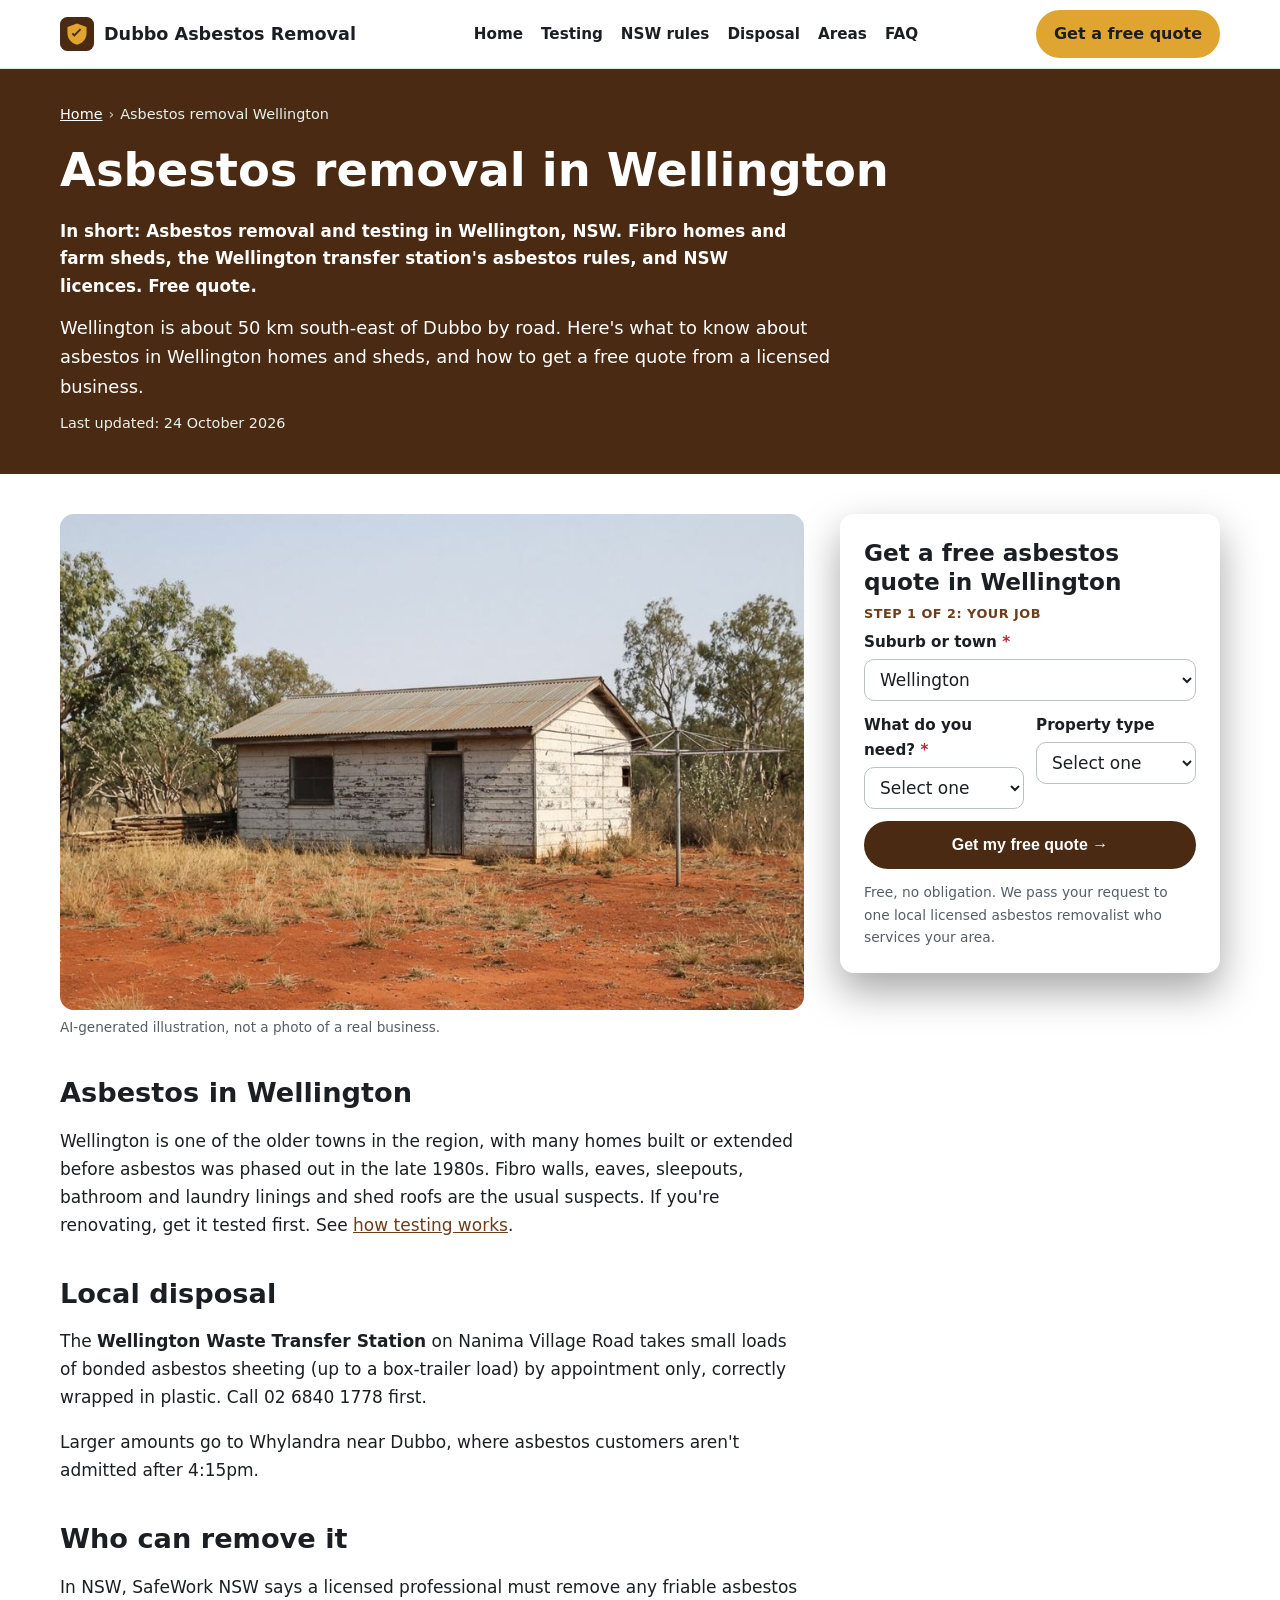
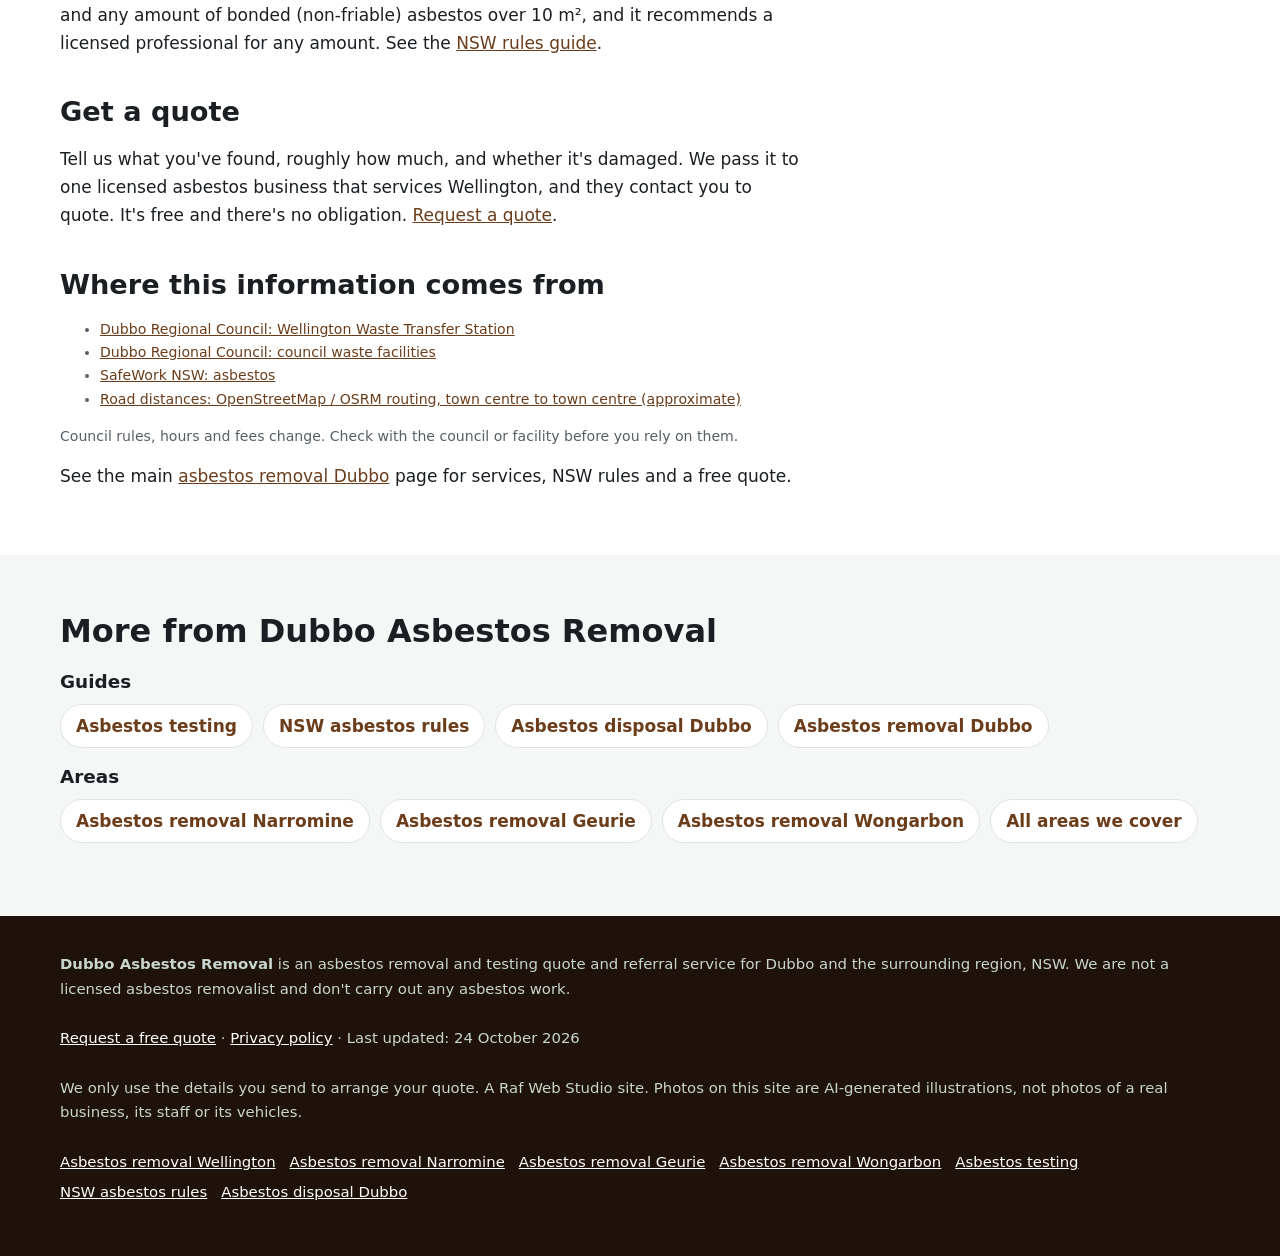
<file: asbestos-removal-wellington/index.html>
<!doctype html>
<html lang="en-AU">
<head>
<meta charset="utf-8">
<meta name="viewport" content="width=device-width, initial-scale=1">
<title>Asbestos Removal Wellington NSW | Licensed Removal &amp; Testing Quotes</title>
<meta name="description" content="Asbestos removal and testing in Wellington, NSW. Fibro homes and farm sheds, the Wellington transfer station&#x27;s asbestos rules, and NSW licences. Free quote.">
<link rel="canonical" href="https://dubboasbestosremoval.com/asbestos-removal-wellington/">
<link rel="icon" href="/favicon.svg" type="image/svg+xml">
<meta name="theme-color" content="#4a2a12">
<meta property="og:type" content="article">
<meta property="og:locale" content="en_AU">
<meta property="og:site_name" content="Dubbo Asbestos Removal">
<meta property="og:title" content="Asbestos Removal Wellington NSW | Licensed Removal &amp; Testing Quotes">
<meta property="og:description" content="Asbestos removal and testing in Wellington, NSW. Fibro homes and farm sheds, the Wellington transfer station&#x27;s asbestos rules, and NSW licences. Free quote.">
<meta property="og:url" content="https://dubboasbestosremoval.com/asbestos-removal-wellington/">
<meta property="og:image" content="https://dubboasbestosremoval.com/img/hero.jpg">
<meta name="twitter:card" content="summary_large_image">
<script>document.documentElement.classList.add('js')</script>
<link rel="stylesheet" href="/styles.css">

<!-- Google tag (gtag.js) -->
<script async src="https://www.googletagmanager.com/gtag/js?id=G-KNC9JLCC67"></script>
<script>
  window.dataLayer = window.dataLayer || [];
  function gtag(){dataLayer.push(arguments);}
  gtag('js', new Date());
  gtag('config', 'G-KNC9JLCC67');
</script>

<script type="application/ld+json">
{
 "@context": "https://schema.org",
 "@type": "WebPage",
 "@id": "https://dubboasbestosremoval.com/asbestos-removal-wellington/#webpage",
 "url": "https://dubboasbestosremoval.com/asbestos-removal-wellington/",
 "name": "Asbestos Removal Wellington NSW | Licensed Removal & Testing Quotes",
 "description": "Asbestos removal and testing in Wellington, NSW. Fibro homes and farm sheds, the Wellington transfer station's asbestos rules, and NSW licences. Free quote.",
 "inLanguage": "en-AU",
 "dateModified": "2026-10-24",
 "isPartOf": {
  "@id": "https://dubboasbestosremoval.com/#website"
 }
}
</script>
<script type="application/ld+json">
{
 "@context": "https://schema.org",
 "@type": "BreadcrumbList",
 "itemListElement": [
  {
   "@type": "ListItem",
   "position": 1,
   "name": "Home",
   "item": "https://dubboasbestosremoval.com/"
  },
  {
   "@type": "ListItem",
   "position": 2,
   "name": "Asbestos removal Wellington",
   "item": "https://dubboasbestosremoval.com/asbestos-removal-wellington/"
  }
 ]
}
</script>
<script type="application/ld+json">
{
 "@context": "https://schema.org",
 "@type": "Service",
 "@id": "https://dubboasbestosremoval.com/asbestos-removal-wellington/#service",
 "name": "Asbestos removal and testing quotes in Wellington",
 "serviceType": "Asbestos removal",
 "description": "Asbestos removal and testing in Wellington, NSW. Fibro homes and farm sheds, the Wellington transfer station's asbestos rules, and NSW licences. Free quote.",
 "url": "https://dubboasbestosremoval.com/asbestos-removal-wellington/",
 "provider": {
  "@type": "Organization",
  "name": "Dubbo Asbestos Removal",
  "url": "https://dubboasbestosremoval.com/"
 },
 "areaServed": [
  {
   "@type": "Place",
   "name": "Wellington, NSW"
  }
 ]
}
</script>
</head>
<body>
<a class="skip-link" href="#main">Skip to content</a>

<header class="site-header">
  <div class="wrap">
    <a class="brand" href="/" aria-label="Dubbo Asbestos Removal home">
      <svg viewBox="0 0 64 64" aria-hidden="true"><rect width="64" height="64" rx="14" fill="#4a2a12"/><path d="M32 12 14 19v11c0 11 7.6 19.6 18 22 10.4-2.4 18-11 18-22V19z" fill="#e0a530"/><path d="M27 37l-5-5 2.5-2.5L27 32l10.5-10.5L40 24z" fill="#4a2a12"/></svg>
      Dubbo Asbestos Removal
    </a>
    <nav class="nav" aria-label="Main">
      <a href="/">Home</a>
      <a href="/asbestos-testing/">Testing</a>
      <a href="/nsw-asbestos-removal-rules/">NSW rules</a>
      <a href="/asbestos-disposal-dubbo/">Disposal</a>
      <a href="/#areas">Areas</a>
      <a href="/#faq">FAQ</a>
    </nav>
    <a class="btn btn-call header-call" href="#quote">Get a free quote</a>
  </div>
</header>

<main id="main">
<section class="page-hero" aria-labelledby="h1">
  <div class="wrap">
    <nav class="crumbs" aria-label="Breadcrumb"><ol><li><a href="https://dubboasbestosremoval.com/">Home</a></li><li aria-current="page">Asbestos removal Wellington</li></ol></nav>
    <h1 id="h1">Asbestos removal in Wellington</h1>
    <p class="summary">In short: Asbestos removal and testing in Wellington, NSW. Fibro homes and farm sheds, the Wellington transfer station&#x27;s asbestos rules, and NSW licences. Free quote.</p>
    <p class="lead">Wellington is about 50 km south-east of Dubbo by road. Here's what to know about asbestos in Wellington homes and sheds, and how to get a free quote from a licensed business.</p>
    <p class="updated">Last updated: 24 October 2026</p>
  </div>
</section>
<div class="wrap page-grid">
  <article class="page-body">
<figure><img src="/img/card-house.jpg" width="900" height="600" style="aspect-ratio:3/2;object-fit:cover" alt="Illustration of an older fibro house" decoding="async"><figcaption>AI-generated illustration, not a photo of a real business.</figcaption></figure>
<h2>Asbestos in Wellington</h2>
<p>Wellington is one of the older towns in the region, with many homes built or extended before asbestos was phased out in the late 1980s. Fibro walls, eaves, sleepouts, bathroom and laundry linings and shed roofs are the usual suspects. If you're renovating, get it tested first. See <a href="/asbestos-testing/">how testing works</a>.</p>
<h2>Local disposal</h2>
<p>The <strong>Wellington Waste Transfer Station</strong> on Nanima Village Road takes small loads of bonded asbestos sheeting (up to a box-trailer load) by appointment only, correctly wrapped in plastic. Call 02 6840 1778 first.</p><p>Larger amounts go to Whylandra near Dubbo, where asbestos customers aren't admitted after 4:15pm.</p>
<h2>Who can remove it</h2>
<p>In NSW, SafeWork NSW says a licensed professional must remove any friable asbestos and any amount of bonded (non-friable) asbestos over 10 m², and it recommends a licensed professional for any amount. See the <a href="/nsw-asbestos-removal-rules/">NSW rules guide</a>.</p>
<h2>Get a quote</h2>
<p>Tell us what you've found, roughly how much, and whether it's damaged. We pass it to one licensed asbestos business that services Wellington, and they contact you to quote. It's free and there's no obligation. <a href="#quote">Request a quote</a>.</p>
<h2>Where this information comes from</h2>
<ul class="sources"><li><a href="https://www.dubbo.nsw.gov.au/Households-Residents/Rubbish-Recycling-and-Sustainability/wellington-waste-transfer-station" rel="noopener">Dubbo Regional Council: Wellington Waste Transfer Station</a></li><li><a href="https://www.dubbo.nsw.gov.au/Households-Residents/Rubbish-Recycling-and-Sustainability/council-waste-facilities" rel="noopener">Dubbo Regional Council: council waste facilities</a></li><li><a href="https://www.safework.nsw.gov.au/hazards-a-z/asbestos" rel="noopener">SafeWork NSW: asbestos</a></li><li><a href="https://www.openstreetmap.org/" rel="noopener">Road distances: OpenStreetMap / OSRM routing, town centre to town centre (approximate)</a></li></ul>
<p class="sources">Council rules, hours and fees change. Check with the council or facility before you rely on them.</p>

<p class="home-link">See the main <a href="/">asbestos removal Dubbo</a> page for services, NSW rules and a free quote.</p>
  </article>
  <aside class="page-aside">
    <div class="hero-form-card" id="quote">
      <h2 id="quote-h">Get a free asbestos quote in Wellington</h2>
      <form class="quote-form two-step" id="quote-form" action="https://formsubmit.co/1c360a9c50d50a3f849012ae5942da79" method="post" novalidate>
        <input type="hidden" name="_subject" value="New quote request – dubboasbestosremoval.com">
        <input type="hidden" name="_captcha" value="true">
        <input type="hidden" name="_template" value="table">
        <input type="hidden" name="_next" value="https://dubboasbestosremoval.com/thanks.html?lead=1">
        <input type="hidden" name="_autoresponse" value="Thanks for your asbestos removal request. We&#x27;ve received it and are passing it to a local licensed asbestos removalist, who&#x27;ll be in touch shortly with availability and a price.">
        <input type="text" name="_honey" style="display:none" tabindex="-1" autocomplete="off" aria-hidden="true">
        <input type="hidden" name="source" value="dubboasbestosremoval.com">
        <input type="hidden" name="page" value="/asbestos-removal-wellington/">
        <fieldset class="step step-1">
          <legend class="step-label">Step 1 of 2: your job</legend>
          <div class="full"><label for="suburb">Suburb or town <span class="req" aria-hidden="true">*</span></label>
            <select id="suburb" name="suburb" required><option value="">Choose your suburb</option><option>Dubbo</option><option>West Dubbo</option><option>South Dubbo</option><option>East Dubbo</option><option>Delroy Park</option><option>Keswick Estate</option><option>Southlakes Estate</option><option>Brocklehurst</option><option>Wongarbon</option><option>Eumungerie</option><option>Geurie</option><option selected>Wellington</option><option>Ballimore</option><option>Mogriguy</option><option>Rawsonville</option><option>Toongi</option><option>Stuart Town</option><option>Narromine</option><option value="Other">Other (tell us below)</option></select></div>
          <div class="full other-wrap"><label for="suburb_other">Other suburb or town</label><input id="suburb_other" name="suburb_other" type="text" autocomplete="address-level2"></div>
          <div><label for="service">What do you need? <span class="req" aria-hidden="true">*</span></label>
            <select id="service" name="service_type" required><option value="">Select one</option><option>Asbestos testing / inspection</option><option>Bonded (fibro) removal</option><option>Friable asbestos removal</option><option>Asbestos roof removal</option><option>Storm or fire damage</option><option>Not sure, need advice</option></select></div>
          <div><label for="property">Property type</label>
            <select id="property" name="property_type"><option value="Not sure">Select one</option><option>House</option><option>Shed, garage or carport</option><option>Unit or strata</option><option>Farm or rural building</option><option>Commercial or industrial</option></select></div>
          <div class="full js-only"><button class="btn btn-primary btn-block" type="button" id="to-step-2">Get my free quote →</button></div>
          <p class="microcopy full">Free, no obligation. We pass your request to one local licensed asbestos removalist who services your area.</p>
          <p class="form-error full" id="step1-error" role="alert" hidden>Please choose your suburb and what you need.</p>
        </fieldset>
        <fieldset class="step step-2" id="step-2">
          <legend class="step-label">Step 2 of 2: your details</legend>
          <div><label for="name">Name <span class="req" aria-hidden="true">*</span></label><input id="name" name="name" type="text" autocomplete="name" required></div>
          <div><label for="phone">Phone <span class="req" aria-hidden="true">*</span></label><input id="phone" name="phone" type="tel" autocomplete="tel" inputmode="tel" required></div>
          <div><label for="email">Email</label><input id="email" name="email" type="email" autocomplete="email"></div>
          <div><label for="date">Preferred date</label><input id="date" name="preferred_date" type="date"></div>
          <div class="full"><label for="message">Anything else?</label><textarea id="message" name="message" rows="2" placeholder="e.g. fibro garage, AC roof on a hay shed, laundry wall, rental property"></textarea></div>
          <p class="consent full">By sending this form you agree we can share your details with one local licensed asbestos removalist so they can quote for your job. See our <a href="/privacy.html">privacy policy</a>.</p>
          <div class="full step2-actions"><button class="btn btn-primary" type="submit">Send my quote request</button><button class="btn-link js-only" type="button" id="back-1">← Back</button></div>
        </fieldset>
      </form>
    </div>
  </aside>
</div>
<section class="alt" aria-labelledby="more-h">
  <div class="wrap">
    <h2 id="more-h">More from Dubbo Asbestos Removal</h2>
    <h3>Guides</h3>
    <ul class="link-list"><li><a href="/asbestos-testing/">Asbestos testing</a></li><li><a href="/nsw-asbestos-removal-rules/">NSW asbestos rules</a></li><li><a href="/asbestos-disposal-dubbo/">Asbestos disposal Dubbo</a></li><li><a href="/">Asbestos removal Dubbo</a></li></ul>
    <h3>Areas</h3>
    <ul class="link-list"><li><a href="/asbestos-removal-narromine/">Asbestos removal Narromine</a></li><li><a href="/asbestos-removal-geurie/">Asbestos removal Geurie</a></li><li><a href="/asbestos-removal-wongarbon/">Asbestos removal Wongarbon</a></li><li><a href="/#areas">All areas we cover</a></li></ul>
  </div>
</section>
</main>

<footer class="site-footer">
  <div class="wrap">
    <p><strong>Dubbo Asbestos Removal</strong> is an asbestos removal and testing quote and referral service for Dubbo and the surrounding region, NSW. We are not a licensed asbestos removalist and don't carry out any asbestos work.</p>
    <p><a href="#quote">Request a free quote</a> · <a href="/privacy.html">Privacy policy</a> · Last updated: 24 October 2026</p>
    <p>We only use the details you send to arrange your quote. A Raf Web Studio site. Photos on this site are AI-generated illustrations, not photos of a real business, its staff or its vehicles.</p>
    <p class="footer-links"><a href="/asbestos-removal-wellington/">Asbestos removal Wellington</a> <a href="/asbestos-removal-narromine/">Asbestos removal Narromine</a> <a href="/asbestos-removal-geurie/">Asbestos removal Geurie</a> <a href="/asbestos-removal-wongarbon/">Asbestos removal Wongarbon</a> <a href="/asbestos-testing/">Asbestos testing</a> <a href="/nsw-asbestos-removal-rules/">NSW asbestos rules</a> <a href="/asbestos-disposal-dubbo/">Asbestos disposal Dubbo</a></p>
  </div>
</footer>

<div class="mobile-call" aria-label="Quick contact">
  <a class="btn btn-call" href="#quote">Get a free quote</a>
</div>
<script src="/form.js" defer></script>
</body>
</html>
</file>
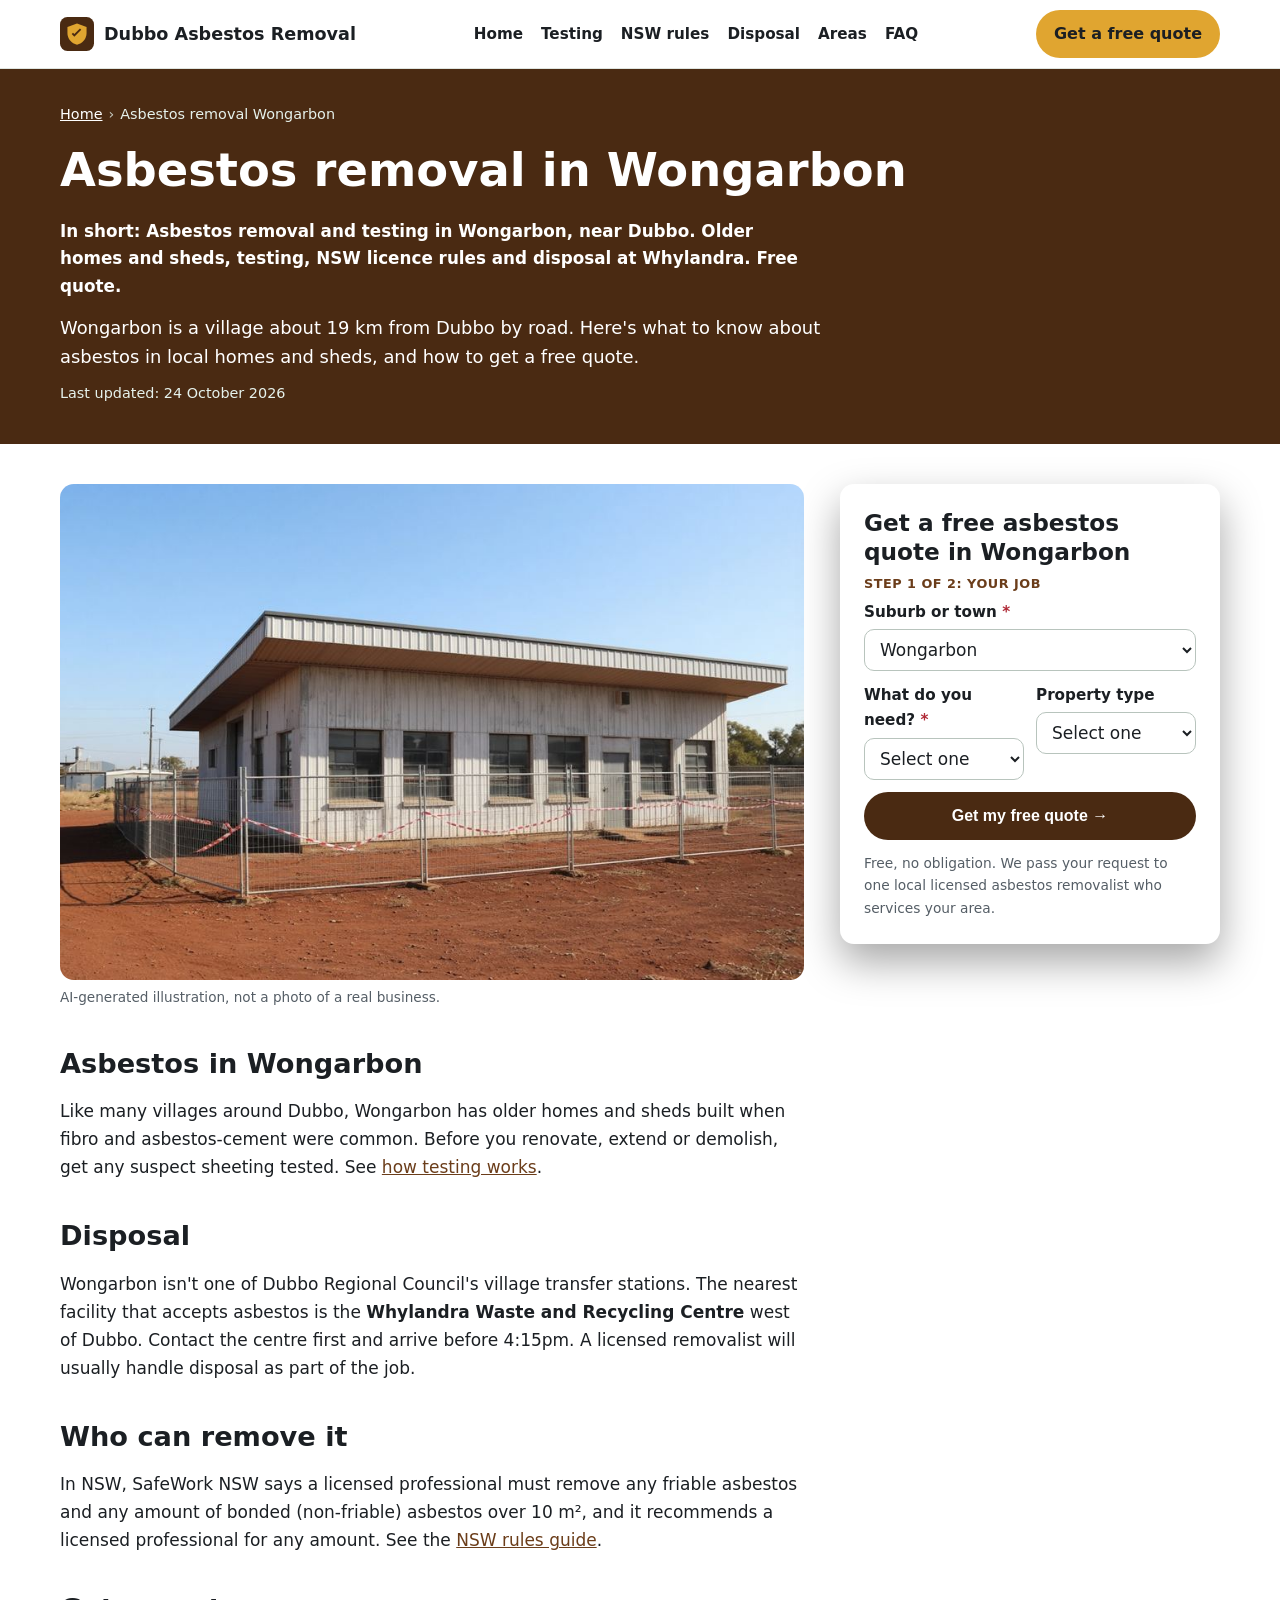
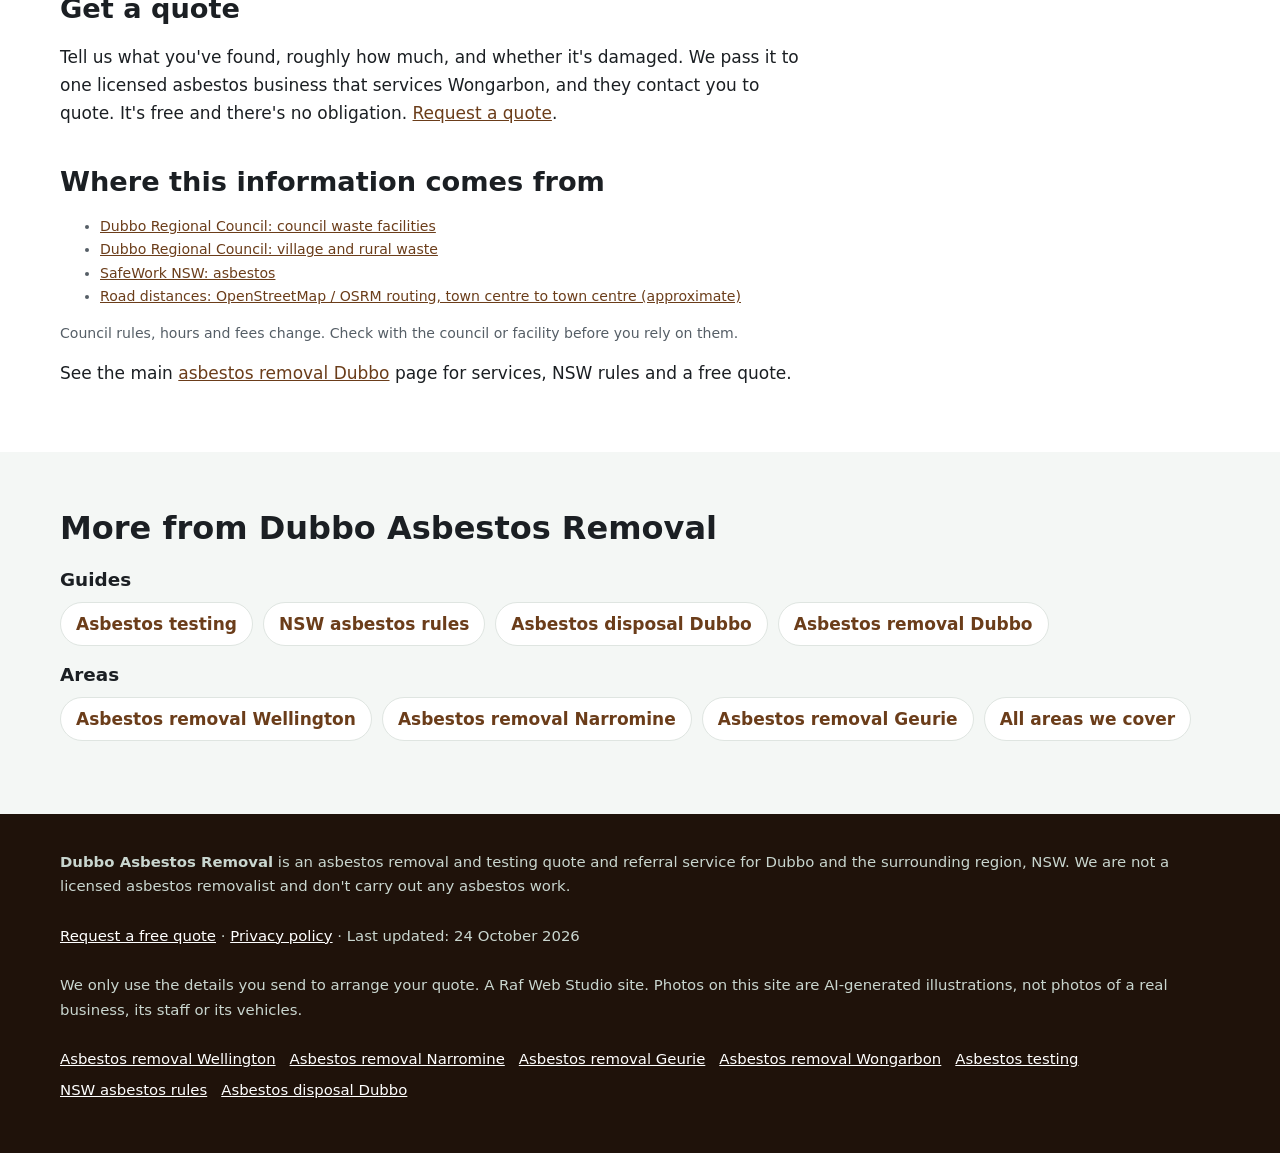
<file: asbestos-removal-wongarbon/index.html>
<!doctype html>
<html lang="en-AU">
<head>
<meta charset="utf-8">
<meta name="viewport" content="width=device-width, initial-scale=1">
<title>Asbestos Removal Wongarbon | Licensed Removal &amp; Testing Quotes</title>
<meta name="description" content="Asbestos removal and testing in Wongarbon, near Dubbo. Older homes and sheds, testing, NSW licence rules and disposal at Whylandra. Free quote.">
<link rel="canonical" href="https://dubboasbestosremoval.com/asbestos-removal-wongarbon/">
<link rel="icon" href="/favicon.svg" type="image/svg+xml">
<meta name="theme-color" content="#4a2a12">
<meta property="og:type" content="article">
<meta property="og:locale" content="en_AU">
<meta property="og:site_name" content="Dubbo Asbestos Removal">
<meta property="og:title" content="Asbestos Removal Wongarbon | Licensed Removal &amp; Testing Quotes">
<meta property="og:description" content="Asbestos removal and testing in Wongarbon, near Dubbo. Older homes and sheds, testing, NSW licence rules and disposal at Whylandra. Free quote.">
<meta property="og:url" content="https://dubboasbestosremoval.com/asbestos-removal-wongarbon/">
<meta property="og:image" content="https://dubboasbestosremoval.com/img/hero.jpg">
<meta name="twitter:card" content="summary_large_image">
<script>document.documentElement.classList.add('js')</script>
<link rel="stylesheet" href="/styles.css">

<!-- Google tag (gtag.js) -->
<script async src="https://www.googletagmanager.com/gtag/js?id=G-KNC9JLCC67"></script>
<script>
  window.dataLayer = window.dataLayer || [];
  function gtag(){dataLayer.push(arguments);}
  gtag('js', new Date());
  gtag('config', 'G-KNC9JLCC67');
</script>

<script type="application/ld+json">
{
 "@context": "https://schema.org",
 "@type": "WebPage",
 "@id": "https://dubboasbestosremoval.com/asbestos-removal-wongarbon/#webpage",
 "url": "https://dubboasbestosremoval.com/asbestos-removal-wongarbon/",
 "name": "Asbestos Removal Wongarbon | Licensed Removal & Testing Quotes",
 "description": "Asbestos removal and testing in Wongarbon, near Dubbo. Older homes and sheds, testing, NSW licence rules and disposal at Whylandra. Free quote.",
 "inLanguage": "en-AU",
 "dateModified": "2026-10-24",
 "isPartOf": {
  "@id": "https://dubboasbestosremoval.com/#website"
 }
}
</script>
<script type="application/ld+json">
{
 "@context": "https://schema.org",
 "@type": "BreadcrumbList",
 "itemListElement": [
  {
   "@type": "ListItem",
   "position": 1,
   "name": "Home",
   "item": "https://dubboasbestosremoval.com/"
  },
  {
   "@type": "ListItem",
   "position": 2,
   "name": "Asbestos removal Wongarbon",
   "item": "https://dubboasbestosremoval.com/asbestos-removal-wongarbon/"
  }
 ]
}
</script>
<script type="application/ld+json">
{
 "@context": "https://schema.org",
 "@type": "Service",
 "@id": "https://dubboasbestosremoval.com/asbestos-removal-wongarbon/#service",
 "name": "Asbestos removal and testing quotes in Wongarbon",
 "serviceType": "Asbestos removal",
 "description": "Asbestos removal and testing in Wongarbon, near Dubbo. Older homes and sheds, testing, NSW licence rules and disposal at Whylandra. Free quote.",
 "url": "https://dubboasbestosremoval.com/asbestos-removal-wongarbon/",
 "provider": {
  "@type": "Organization",
  "name": "Dubbo Asbestos Removal",
  "url": "https://dubboasbestosremoval.com/"
 },
 "areaServed": [
  {
   "@type": "Place",
   "name": "Wongarbon, NSW"
  }
 ]
}
</script>
</head>
<body>
<a class="skip-link" href="#main">Skip to content</a>

<header class="site-header">
  <div class="wrap">
    <a class="brand" href="/" aria-label="Dubbo Asbestos Removal home">
      <svg viewBox="0 0 64 64" aria-hidden="true"><rect width="64" height="64" rx="14" fill="#4a2a12"/><path d="M32 12 14 19v11c0 11 7.6 19.6 18 22 10.4-2.4 18-11 18-22V19z" fill="#e0a530"/><path d="M27 37l-5-5 2.5-2.5L27 32l10.5-10.5L40 24z" fill="#4a2a12"/></svg>
      Dubbo Asbestos Removal
    </a>
    <nav class="nav" aria-label="Main">
      <a href="/">Home</a>
      <a href="/asbestos-testing/">Testing</a>
      <a href="/nsw-asbestos-removal-rules/">NSW rules</a>
      <a href="/asbestos-disposal-dubbo/">Disposal</a>
      <a href="/#areas">Areas</a>
      <a href="/#faq">FAQ</a>
    </nav>
    <a class="btn btn-call header-call" href="#quote">Get a free quote</a>
  </div>
</header>

<main id="main">
<section class="page-hero" aria-labelledby="h1">
  <div class="wrap">
    <nav class="crumbs" aria-label="Breadcrumb"><ol><li><a href="https://dubboasbestosremoval.com/">Home</a></li><li aria-current="page">Asbestos removal Wongarbon</li></ol></nav>
    <h1 id="h1">Asbestos removal in Wongarbon</h1>
    <p class="summary">In short: Asbestos removal and testing in Wongarbon, near Dubbo. Older homes and sheds, testing, NSW licence rules and disposal at Whylandra. Free quote.</p>
    <p class="lead">Wongarbon is a village about 19 km from Dubbo by road. Here's what to know about asbestos in local homes and sheds, and how to get a free quote.</p>
    <p class="updated">Last updated: 24 October 2026</p>
  </div>
</section>
<div class="wrap page-grid">
  <article class="page-body">
<figure><img src="/img/card-commercial.jpg" width="900" height="600" style="aspect-ratio:3/2;object-fit:cover" alt="Illustration of an older building with fibro cladding" decoding="async"><figcaption>AI-generated illustration, not a photo of a real business.</figcaption></figure>
<h2>Asbestos in Wongarbon</h2>
<p>Like many villages around Dubbo, Wongarbon has older homes and sheds built when fibro and asbestos-cement were common. Before you renovate, extend or demolish, get any suspect sheeting tested. See <a href="/asbestos-testing/">how testing works</a>.</p>
<h2>Disposal</h2>
<p>Wongarbon isn't one of Dubbo Regional Council's village transfer stations. The nearest facility that accepts asbestos is the <strong>Whylandra Waste and Recycling Centre</strong> west of Dubbo. Contact the centre first and arrive before 4:15pm. A licensed removalist will usually handle disposal as part of the job.</p>
<h2>Who can remove it</h2>
<p>In NSW, SafeWork NSW says a licensed professional must remove any friable asbestos and any amount of bonded (non-friable) asbestos over 10 m², and it recommends a licensed professional for any amount. See the <a href="/nsw-asbestos-removal-rules/">NSW rules guide</a>.</p>
<h2>Get a quote</h2>
<p>Tell us what you've found, roughly how much, and whether it's damaged. We pass it to one licensed asbestos business that services Wongarbon, and they contact you to quote. It's free and there's no obligation. <a href="#quote">Request a quote</a>.</p>
<h2>Where this information comes from</h2>
<ul class="sources"><li><a href="https://www.dubbo.nsw.gov.au/Households-Residents/Rubbish-Recycling-and-Sustainability/council-waste-facilities" rel="noopener">Dubbo Regional Council: council waste facilities</a></li><li><a href="https://www.dubbo.nsw.gov.au/Households-Residents/Rubbish-Recycling-and-Sustainability/village-and-rural-waste-depots" rel="noopener">Dubbo Regional Council: village and rural waste</a></li><li><a href="https://www.safework.nsw.gov.au/hazards-a-z/asbestos" rel="noopener">SafeWork NSW: asbestos</a></li><li><a href="https://www.openstreetmap.org/" rel="noopener">Road distances: OpenStreetMap / OSRM routing, town centre to town centre (approximate)</a></li></ul>
<p class="sources">Council rules, hours and fees change. Check with the council or facility before you rely on them.</p>

<p class="home-link">See the main <a href="/">asbestos removal Dubbo</a> page for services, NSW rules and a free quote.</p>
  </article>
  <aside class="page-aside">
    <div class="hero-form-card" id="quote">
      <h2 id="quote-h">Get a free asbestos quote in Wongarbon</h2>
      <form class="quote-form two-step" id="quote-form" action="https://formsubmit.co/1c360a9c50d50a3f849012ae5942da79" method="post" novalidate>
        <input type="hidden" name="_subject" value="New quote request – dubboasbestosremoval.com">
        <input type="hidden" name="_captcha" value="true">
        <input type="hidden" name="_template" value="table">
        <input type="hidden" name="_next" value="https://dubboasbestosremoval.com/thanks.html?lead=1">
        <input type="hidden" name="_autoresponse" value="Thanks for your asbestos removal request. We&#x27;ve received it and are passing it to a local licensed asbestos removalist, who&#x27;ll be in touch shortly with availability and a price.">
        <input type="text" name="_honey" style="display:none" tabindex="-1" autocomplete="off" aria-hidden="true">
        <input type="hidden" name="source" value="dubboasbestosremoval.com">
        <input type="hidden" name="page" value="/asbestos-removal-wongarbon/">
        <fieldset class="step step-1">
          <legend class="step-label">Step 1 of 2: your job</legend>
          <div class="full"><label for="suburb">Suburb or town <span class="req" aria-hidden="true">*</span></label>
            <select id="suburb" name="suburb" required><option value="">Choose your suburb</option><option>Dubbo</option><option>West Dubbo</option><option>South Dubbo</option><option>East Dubbo</option><option>Delroy Park</option><option>Keswick Estate</option><option>Southlakes Estate</option><option>Brocklehurst</option><option selected>Wongarbon</option><option>Eumungerie</option><option>Geurie</option><option>Wellington</option><option>Ballimore</option><option>Mogriguy</option><option>Rawsonville</option><option>Toongi</option><option>Stuart Town</option><option>Narromine</option><option value="Other">Other (tell us below)</option></select></div>
          <div class="full other-wrap"><label for="suburb_other">Other suburb or town</label><input id="suburb_other" name="suburb_other" type="text" autocomplete="address-level2"></div>
          <div><label for="service">What do you need? <span class="req" aria-hidden="true">*</span></label>
            <select id="service" name="service_type" required><option value="">Select one</option><option>Asbestos testing / inspection</option><option>Bonded (fibro) removal</option><option>Friable asbestos removal</option><option>Asbestos roof removal</option><option>Storm or fire damage</option><option>Not sure, need advice</option></select></div>
          <div><label for="property">Property type</label>
            <select id="property" name="property_type"><option value="Not sure">Select one</option><option>House</option><option>Shed, garage or carport</option><option>Unit or strata</option><option>Farm or rural building</option><option>Commercial or industrial</option></select></div>
          <div class="full js-only"><button class="btn btn-primary btn-block" type="button" id="to-step-2">Get my free quote →</button></div>
          <p class="microcopy full">Free, no obligation. We pass your request to one local licensed asbestos removalist who services your area.</p>
          <p class="form-error full" id="step1-error" role="alert" hidden>Please choose your suburb and what you need.</p>
        </fieldset>
        <fieldset class="step step-2" id="step-2">
          <legend class="step-label">Step 2 of 2: your details</legend>
          <div><label for="name">Name <span class="req" aria-hidden="true">*</span></label><input id="name" name="name" type="text" autocomplete="name" required></div>
          <div><label for="phone">Phone <span class="req" aria-hidden="true">*</span></label><input id="phone" name="phone" type="tel" autocomplete="tel" inputmode="tel" required></div>
          <div><label for="email">Email</label><input id="email" name="email" type="email" autocomplete="email"></div>
          <div><label for="date">Preferred date</label><input id="date" name="preferred_date" type="date"></div>
          <div class="full"><label for="message">Anything else?</label><textarea id="message" name="message" rows="2" placeholder="e.g. fibro garage, AC roof on a hay shed, laundry wall, rental property"></textarea></div>
          <p class="consent full">By sending this form you agree we can share your details with one local licensed asbestos removalist so they can quote for your job. See our <a href="/privacy.html">privacy policy</a>.</p>
          <div class="full step2-actions"><button class="btn btn-primary" type="submit">Send my quote request</button><button class="btn-link js-only" type="button" id="back-1">← Back</button></div>
        </fieldset>
      </form>
    </div>
  </aside>
</div>
<section class="alt" aria-labelledby="more-h">
  <div class="wrap">
    <h2 id="more-h">More from Dubbo Asbestos Removal</h2>
    <h3>Guides</h3>
    <ul class="link-list"><li><a href="/asbestos-testing/">Asbestos testing</a></li><li><a href="/nsw-asbestos-removal-rules/">NSW asbestos rules</a></li><li><a href="/asbestos-disposal-dubbo/">Asbestos disposal Dubbo</a></li><li><a href="/">Asbestos removal Dubbo</a></li></ul>
    <h3>Areas</h3>
    <ul class="link-list"><li><a href="/asbestos-removal-wellington/">Asbestos removal Wellington</a></li><li><a href="/asbestos-removal-narromine/">Asbestos removal Narromine</a></li><li><a href="/asbestos-removal-geurie/">Asbestos removal Geurie</a></li><li><a href="/#areas">All areas we cover</a></li></ul>
  </div>
</section>
</main>

<footer class="site-footer">
  <div class="wrap">
    <p><strong>Dubbo Asbestos Removal</strong> is an asbestos removal and testing quote and referral service for Dubbo and the surrounding region, NSW. We are not a licensed asbestos removalist and don't carry out any asbestos work.</p>
    <p><a href="#quote">Request a free quote</a> · <a href="/privacy.html">Privacy policy</a> · Last updated: 24 October 2026</p>
    <p>We only use the details you send to arrange your quote. A Raf Web Studio site. Photos on this site are AI-generated illustrations, not photos of a real business, its staff or its vehicles.</p>
    <p class="footer-links"><a href="/asbestos-removal-wellington/">Asbestos removal Wellington</a> <a href="/asbestos-removal-narromine/">Asbestos removal Narromine</a> <a href="/asbestos-removal-geurie/">Asbestos removal Geurie</a> <a href="/asbestos-removal-wongarbon/">Asbestos removal Wongarbon</a> <a href="/asbestos-testing/">Asbestos testing</a> <a href="/nsw-asbestos-removal-rules/">NSW asbestos rules</a> <a href="/asbestos-disposal-dubbo/">Asbestos disposal Dubbo</a></p>
  </div>
</footer>

<div class="mobile-call" aria-label="Quick contact">
  <a class="btn btn-call" href="#quote">Get a free quote</a>
</div>
<script src="/form.js" defer></script>
</body>
</html>
</file>
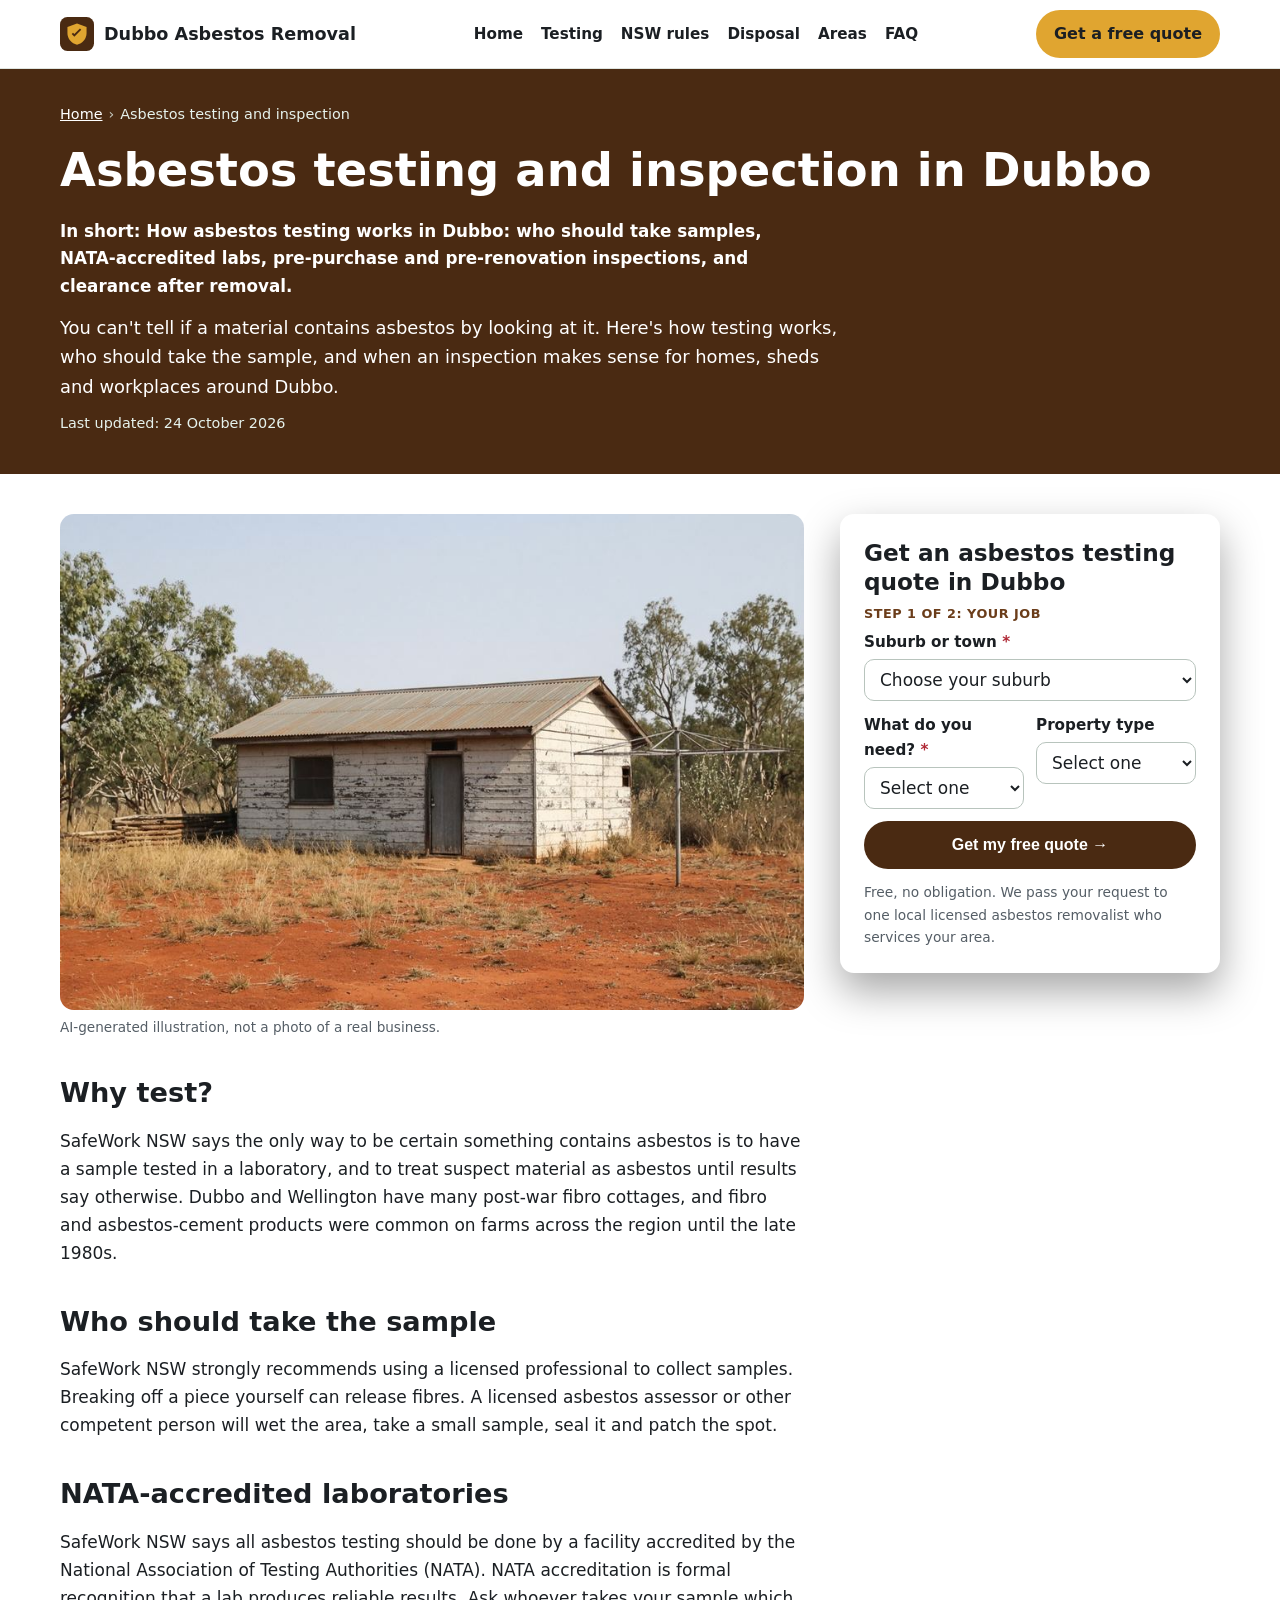
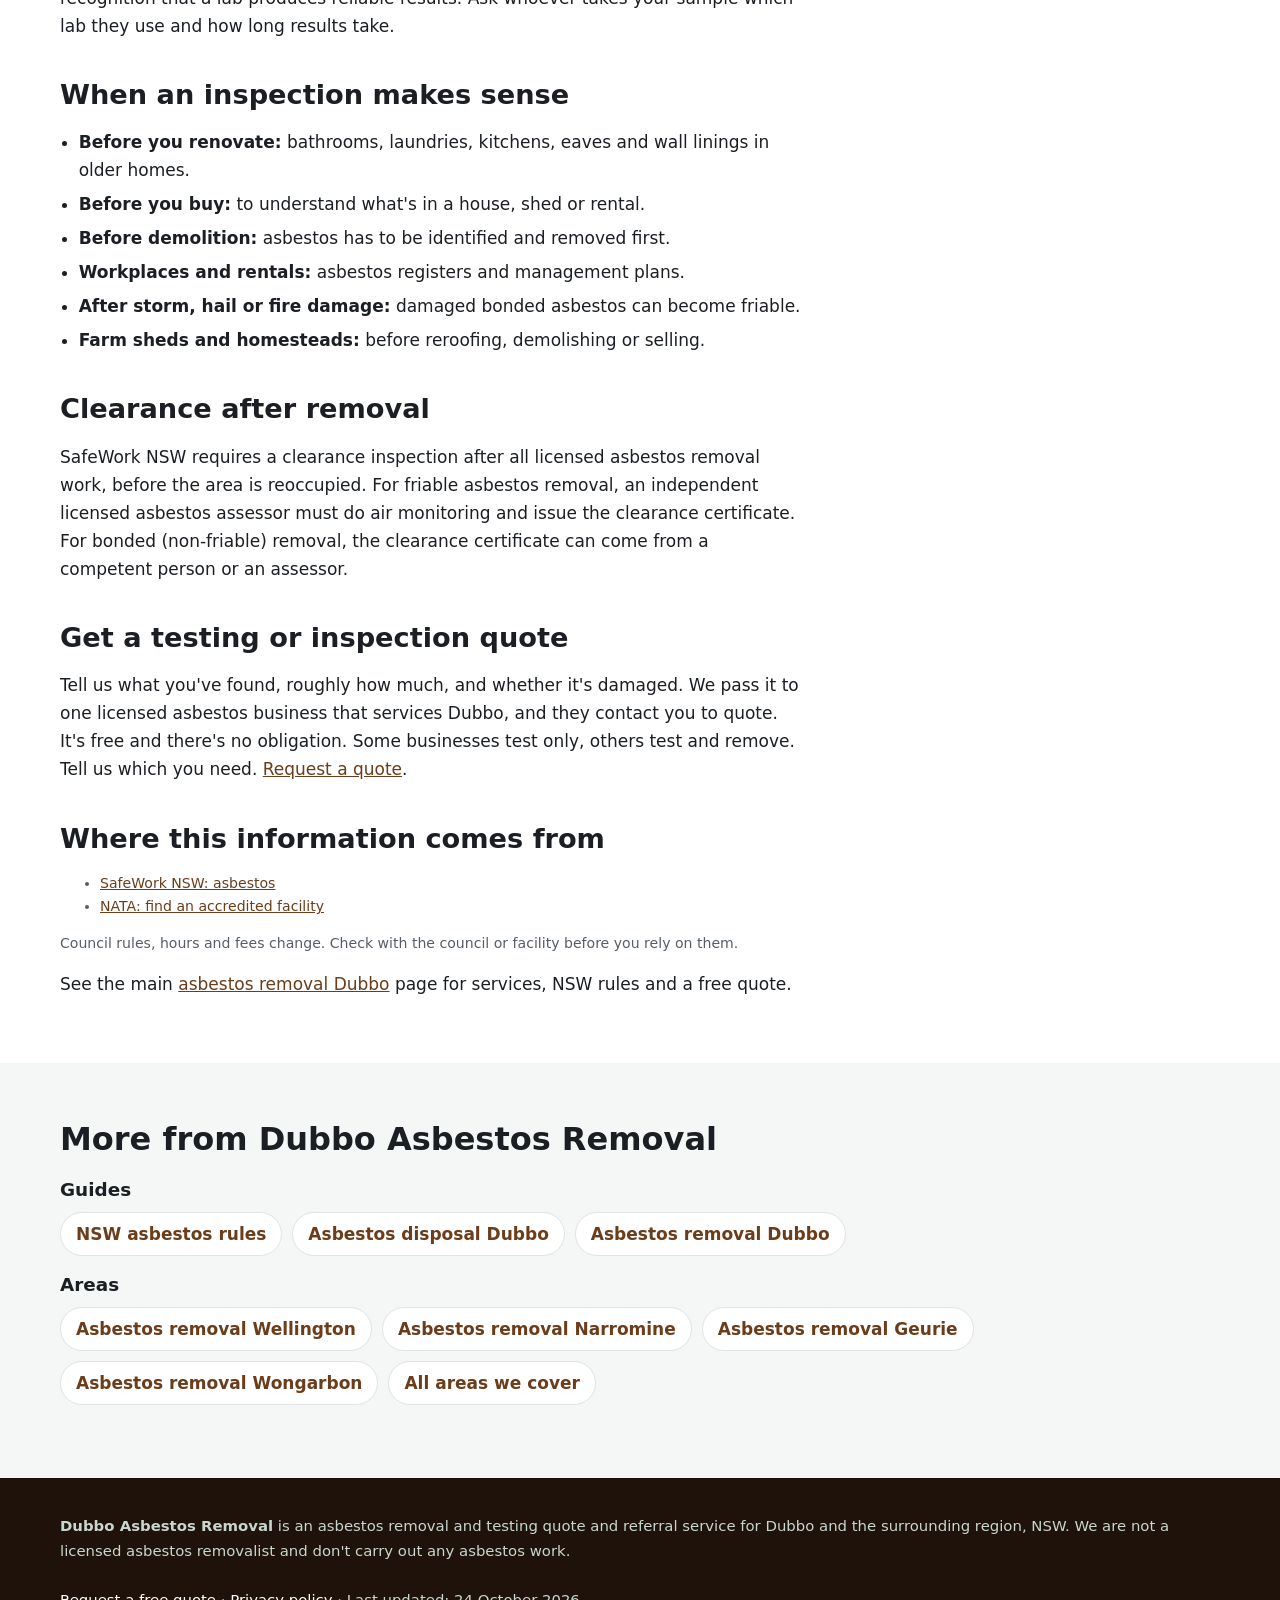
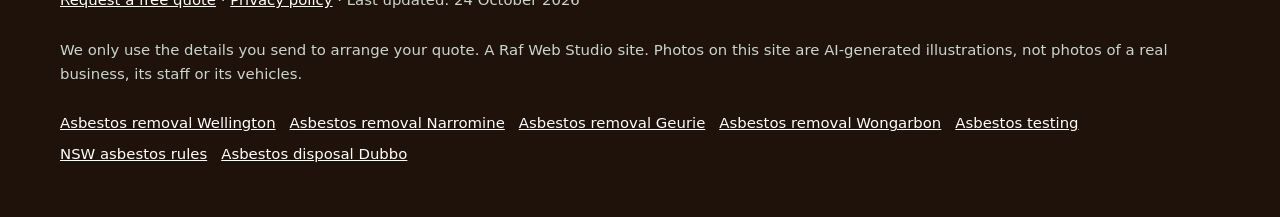
<file: asbestos-testing/index.html>
<!doctype html>
<html lang="en-AU">
<head>
<meta charset="utf-8">
<meta name="viewport" content="width=device-width, initial-scale=1">
<title>Asbestos Testing Dubbo | Sampling, Inspections &amp; NATA Lab Results</title>
<meta name="description" content="How asbestos testing works in Dubbo: who should take samples, NATA-accredited labs, pre-purchase and pre-renovation inspections, and clearance after removal.">
<link rel="canonical" href="https://dubboasbestosremoval.com/asbestos-testing/">
<link rel="icon" href="/favicon.svg" type="image/svg+xml">
<meta name="theme-color" content="#4a2a12">
<meta property="og:type" content="article">
<meta property="og:locale" content="en_AU">
<meta property="og:site_name" content="Dubbo Asbestos Removal">
<meta property="og:title" content="Asbestos Testing Dubbo | Sampling, Inspections &amp; NATA Lab Results">
<meta property="og:description" content="How asbestos testing works in Dubbo: who should take samples, NATA-accredited labs, pre-purchase and pre-renovation inspections, and clearance after removal.">
<meta property="og:url" content="https://dubboasbestosremoval.com/asbestos-testing/">
<meta property="og:image" content="https://dubboasbestosremoval.com/img/hero.jpg">
<meta name="twitter:card" content="summary_large_image">
<script>document.documentElement.classList.add('js')</script>
<link rel="stylesheet" href="/styles.css">

<!-- Google tag (gtag.js) -->
<script async src="https://www.googletagmanager.com/gtag/js?id=G-KNC9JLCC67"></script>
<script>
  window.dataLayer = window.dataLayer || [];
  function gtag(){dataLayer.push(arguments);}
  gtag('js', new Date());
  gtag('config', 'G-KNC9JLCC67');
</script>

<script type="application/ld+json">
{
 "@context": "https://schema.org",
 "@type": "WebPage",
 "@id": "https://dubboasbestosremoval.com/asbestos-testing/#webpage",
 "url": "https://dubboasbestosremoval.com/asbestos-testing/",
 "name": "Asbestos Testing Dubbo | Sampling, Inspections & NATA Lab Results",
 "description": "How asbestos testing works in Dubbo: who should take samples, NATA-accredited labs, pre-purchase and pre-renovation inspections, and clearance after removal.",
 "inLanguage": "en-AU",
 "dateModified": "2026-10-24",
 "isPartOf": {
  "@id": "https://dubboasbestosremoval.com/#website"
 }
}
</script>
<script type="application/ld+json">
{
 "@context": "https://schema.org",
 "@type": "BreadcrumbList",
 "itemListElement": [
  {
   "@type": "ListItem",
   "position": 1,
   "name": "Home",
   "item": "https://dubboasbestosremoval.com/"
  },
  {
   "@type": "ListItem",
   "position": 2,
   "name": "Asbestos testing and inspection",
   "item": "https://dubboasbestosremoval.com/asbestos-testing/"
  }
 ]
}
</script>
<script type="application/ld+json">
{
 "@context": "https://schema.org",
 "@type": "Service",
 "@id": "https://dubboasbestosremoval.com/asbestos-testing/#service",
 "name": "Asbestos testing and inspection quotes in Dubbo",
 "serviceType": "Asbestos removal",
 "description": "How asbestos testing works in Dubbo: who should take samples, NATA-accredited labs, pre-purchase and pre-renovation inspections, and clearance after removal.",
 "url": "https://dubboasbestosremoval.com/asbestos-testing/",
 "provider": {
  "@type": "Organization",
  "name": "Dubbo Asbestos Removal",
  "url": "https://dubboasbestosremoval.com/"
 },
 "areaServed": [
  {
   "@type": "Place",
   "name": "Dubbo, NSW"
  }
 ]
}
</script>
</head>
<body>
<a class="skip-link" href="#main">Skip to content</a>

<header class="site-header">
  <div class="wrap">
    <a class="brand" href="/" aria-label="Dubbo Asbestos Removal home">
      <svg viewBox="0 0 64 64" aria-hidden="true"><rect width="64" height="64" rx="14" fill="#4a2a12"/><path d="M32 12 14 19v11c0 11 7.6 19.6 18 22 10.4-2.4 18-11 18-22V19z" fill="#e0a530"/><path d="M27 37l-5-5 2.5-2.5L27 32l10.5-10.5L40 24z" fill="#4a2a12"/></svg>
      Dubbo Asbestos Removal
    </a>
    <nav class="nav" aria-label="Main">
      <a href="/">Home</a>
      <a href="/asbestos-testing/">Testing</a>
      <a href="/nsw-asbestos-removal-rules/">NSW rules</a>
      <a href="/asbestos-disposal-dubbo/">Disposal</a>
      <a href="/#areas">Areas</a>
      <a href="/#faq">FAQ</a>
    </nav>
    <a class="btn btn-call header-call" href="#quote">Get a free quote</a>
  </div>
</header>

<main id="main">
<section class="page-hero" aria-labelledby="h1">
  <div class="wrap">
    <nav class="crumbs" aria-label="Breadcrumb"><ol><li><a href="https://dubboasbestosremoval.com/">Home</a></li><li aria-current="page">Asbestos testing and inspection</li></ol></nav>
    <h1 id="h1">Asbestos testing and inspection in Dubbo</h1>
    <p class="summary">In short: How asbestos testing works in Dubbo: who should take samples, NATA-accredited labs, pre-purchase and pre-renovation inspections, and clearance after removal.</p>
    <p class="lead">You can't tell if a material contains asbestos by looking at it. Here's how testing works, who should take the sample, and when an inspection makes sense for homes, sheds and workplaces around Dubbo.</p>
    <p class="updated">Last updated: 24 October 2026</p>
  </div>
</section>
<div class="wrap page-grid">
  <article class="page-body">
<figure><img src="/img/card-house.jpg" width="900" height="600" style="aspect-ratio:3/2;object-fit:cover" alt="Illustration of an older fibro house" decoding="async"><figcaption>AI-generated illustration, not a photo of a real business.</figcaption></figure>
<h2>Why test?</h2>
<p>SafeWork NSW says the only way to be certain something contains asbestos is to have a sample tested in a laboratory, and to treat suspect material as asbestos until results say otherwise. Dubbo and Wellington have many post-war fibro cottages, and fibro and asbestos-cement products were common on farms across the region until the late 1980s.</p>
<h2>Who should take the sample</h2>
<p>SafeWork NSW strongly recommends using a licensed professional to collect samples. Breaking off a piece yourself can release fibres. A licensed asbestos assessor or other competent person will wet the area, take a small sample, seal it and patch the spot.</p>
<h2>NATA-accredited laboratories</h2>
<p>SafeWork NSW says all asbestos testing should be done by a facility accredited by the National Association of Testing Authorities (NATA). NATA accreditation is formal recognition that a lab produces reliable results. Ask whoever takes your sample which lab they use and how long results take.</p>
<h2>When an inspection makes sense</h2>
<ul class="clean"><li><strong>Before you renovate:</strong> bathrooms, laundries, kitchens, eaves and wall linings in older homes.</li><li><strong>Before you buy:</strong> to understand what's in a house, shed or rental.</li><li><strong>Before demolition:</strong> asbestos has to be identified and removed first.</li><li><strong>Workplaces and rentals:</strong> asbestos registers and management plans.</li><li><strong>After storm, hail or fire damage:</strong> damaged bonded asbestos can become friable.</li><li><strong>Farm sheds and homesteads:</strong> before reroofing, demolishing or selling.</li></ul>
<h2>Clearance after removal</h2>
<p>SafeWork NSW requires a clearance inspection after all licensed asbestos removal work, before the area is reoccupied. For friable asbestos removal, an independent licensed asbestos assessor must do air monitoring and issue the clearance certificate. For bonded (non-friable) removal, the clearance certificate can come from a competent person or an assessor.</p>
<h2>Get a testing or inspection quote</h2>
<p>Tell us what you've found, roughly how much, and whether it's damaged. We pass it to one licensed asbestos business that services Dubbo, and they contact you to quote. It's free and there's no obligation. Some businesses test only, others test and remove. Tell us which you need. <a href="#quote">Request a quote</a>.</p>
<h2>Where this information comes from</h2>
<ul class="sources"><li><a href="https://www.safework.nsw.gov.au/hazards-a-z/asbestos" rel="noopener">SafeWork NSW: asbestos</a></li><li><a href="https://nata.com.au/" rel="noopener">NATA: find an accredited facility</a></li></ul>
<p class="sources">Council rules, hours and fees change. Check with the council or facility before you rely on them.</p>

<p class="home-link">See the main <a href="/">asbestos removal Dubbo</a> page for services, NSW rules and a free quote.</p>
  </article>
  <aside class="page-aside">
    <div class="hero-form-card" id="quote">
      <h2 id="quote-h">Get an asbestos testing quote in Dubbo</h2>
      <form class="quote-form two-step" id="quote-form" action="https://formsubmit.co/1c360a9c50d50a3f849012ae5942da79" method="post" novalidate>
        <input type="hidden" name="_subject" value="New quote request – dubboasbestosremoval.com">
        <input type="hidden" name="_captcha" value="true">
        <input type="hidden" name="_template" value="table">
        <input type="hidden" name="_next" value="https://dubboasbestosremoval.com/thanks.html?lead=1">
        <input type="hidden" name="_autoresponse" value="Thanks for your asbestos removal request. We&#x27;ve received it and are passing it to a local licensed asbestos removalist, who&#x27;ll be in touch shortly with availability and a price.">
        <input type="text" name="_honey" style="display:none" tabindex="-1" autocomplete="off" aria-hidden="true">
        <input type="hidden" name="source" value="dubboasbestosremoval.com">
        <input type="hidden" name="page" value="/asbestos-testing/">
        <fieldset class="step step-1">
          <legend class="step-label">Step 1 of 2: your job</legend>
          <div class="full"><label for="suburb">Suburb or town <span class="req" aria-hidden="true">*</span></label>
            <select id="suburb" name="suburb" required><option value="">Choose your suburb</option><option>Dubbo</option><option>West Dubbo</option><option>South Dubbo</option><option>East Dubbo</option><option>Delroy Park</option><option>Keswick Estate</option><option>Southlakes Estate</option><option>Brocklehurst</option><option>Wongarbon</option><option>Eumungerie</option><option>Geurie</option><option>Wellington</option><option>Ballimore</option><option>Mogriguy</option><option>Rawsonville</option><option>Toongi</option><option>Stuart Town</option><option>Narromine</option><option value="Other">Other (tell us below)</option></select></div>
          <div class="full other-wrap"><label for="suburb_other">Other suburb or town</label><input id="suburb_other" name="suburb_other" type="text" autocomplete="address-level2"></div>
          <div><label for="service">What do you need? <span class="req" aria-hidden="true">*</span></label>
            <select id="service" name="service_type" required><option value="">Select one</option><option>Asbestos testing / inspection</option><option>Bonded (fibro) removal</option><option>Friable asbestos removal</option><option>Asbestos roof removal</option><option>Storm or fire damage</option><option>Not sure, need advice</option></select></div>
          <div><label for="property">Property type</label>
            <select id="property" name="property_type"><option value="Not sure">Select one</option><option>House</option><option>Shed, garage or carport</option><option>Unit or strata</option><option>Farm or rural building</option><option>Commercial or industrial</option></select></div>
          <div class="full js-only"><button class="btn btn-primary btn-block" type="button" id="to-step-2">Get my free quote →</button></div>
          <p class="microcopy full">Free, no obligation. We pass your request to one local licensed asbestos removalist who services your area.</p>
          <p class="form-error full" id="step1-error" role="alert" hidden>Please choose your suburb and what you need.</p>
        </fieldset>
        <fieldset class="step step-2" id="step-2">
          <legend class="step-label">Step 2 of 2: your details</legend>
          <div><label for="name">Name <span class="req" aria-hidden="true">*</span></label><input id="name" name="name" type="text" autocomplete="name" required></div>
          <div><label for="phone">Phone <span class="req" aria-hidden="true">*</span></label><input id="phone" name="phone" type="tel" autocomplete="tel" inputmode="tel" required></div>
          <div><label for="email">Email</label><input id="email" name="email" type="email" autocomplete="email"></div>
          <div><label for="date">Preferred date</label><input id="date" name="preferred_date" type="date"></div>
          <div class="full"><label for="message">Anything else?</label><textarea id="message" name="message" rows="2" placeholder="e.g. fibro garage, AC roof on a hay shed, laundry wall, rental property"></textarea></div>
          <p class="consent full">By sending this form you agree we can share your details with one local licensed asbestos removalist so they can quote for your job. See our <a href="/privacy.html">privacy policy</a>.</p>
          <div class="full step2-actions"><button class="btn btn-primary" type="submit">Send my quote request</button><button class="btn-link js-only" type="button" id="back-1">← Back</button></div>
        </fieldset>
      </form>
    </div>
  </aside>
</div>
<section class="alt" aria-labelledby="more-h">
  <div class="wrap">
    <h2 id="more-h">More from Dubbo Asbestos Removal</h2>
    <h3>Guides</h3>
    <ul class="link-list"><li><a href="/nsw-asbestos-removal-rules/">NSW asbestos rules</a></li><li><a href="/asbestos-disposal-dubbo/">Asbestos disposal Dubbo</a></li><li><a href="/">Asbestos removal Dubbo</a></li></ul>
    <h3>Areas</h3>
    <ul class="link-list"><li><a href="/asbestos-removal-wellington/">Asbestos removal Wellington</a></li><li><a href="/asbestos-removal-narromine/">Asbestos removal Narromine</a></li><li><a href="/asbestos-removal-geurie/">Asbestos removal Geurie</a></li><li><a href="/asbestos-removal-wongarbon/">Asbestos removal Wongarbon</a></li><li><a href="/#areas">All areas we cover</a></li></ul>
  </div>
</section>
</main>

<footer class="site-footer">
  <div class="wrap">
    <p><strong>Dubbo Asbestos Removal</strong> is an asbestos removal and testing quote and referral service for Dubbo and the surrounding region, NSW. We are not a licensed asbestos removalist and don't carry out any asbestos work.</p>
    <p><a href="#quote">Request a free quote</a> · <a href="/privacy.html">Privacy policy</a> · Last updated: 24 October 2026</p>
    <p>We only use the details you send to arrange your quote. A Raf Web Studio site. Photos on this site are AI-generated illustrations, not photos of a real business, its staff or its vehicles.</p>
    <p class="footer-links"><a href="/asbestos-removal-wellington/">Asbestos removal Wellington</a> <a href="/asbestos-removal-narromine/">Asbestos removal Narromine</a> <a href="/asbestos-removal-geurie/">Asbestos removal Geurie</a> <a href="/asbestos-removal-wongarbon/">Asbestos removal Wongarbon</a> <a href="/asbestos-testing/">Asbestos testing</a> <a href="/nsw-asbestos-removal-rules/">NSW asbestos rules</a> <a href="/asbestos-disposal-dubbo/">Asbestos disposal Dubbo</a></p>
  </div>
</footer>

<div class="mobile-call" aria-label="Quick contact">
  <a class="btn btn-call" href="#quote">Get a free quote</a>
</div>
<script src="/form.js" defer></script>
</body>
</html>
</file>
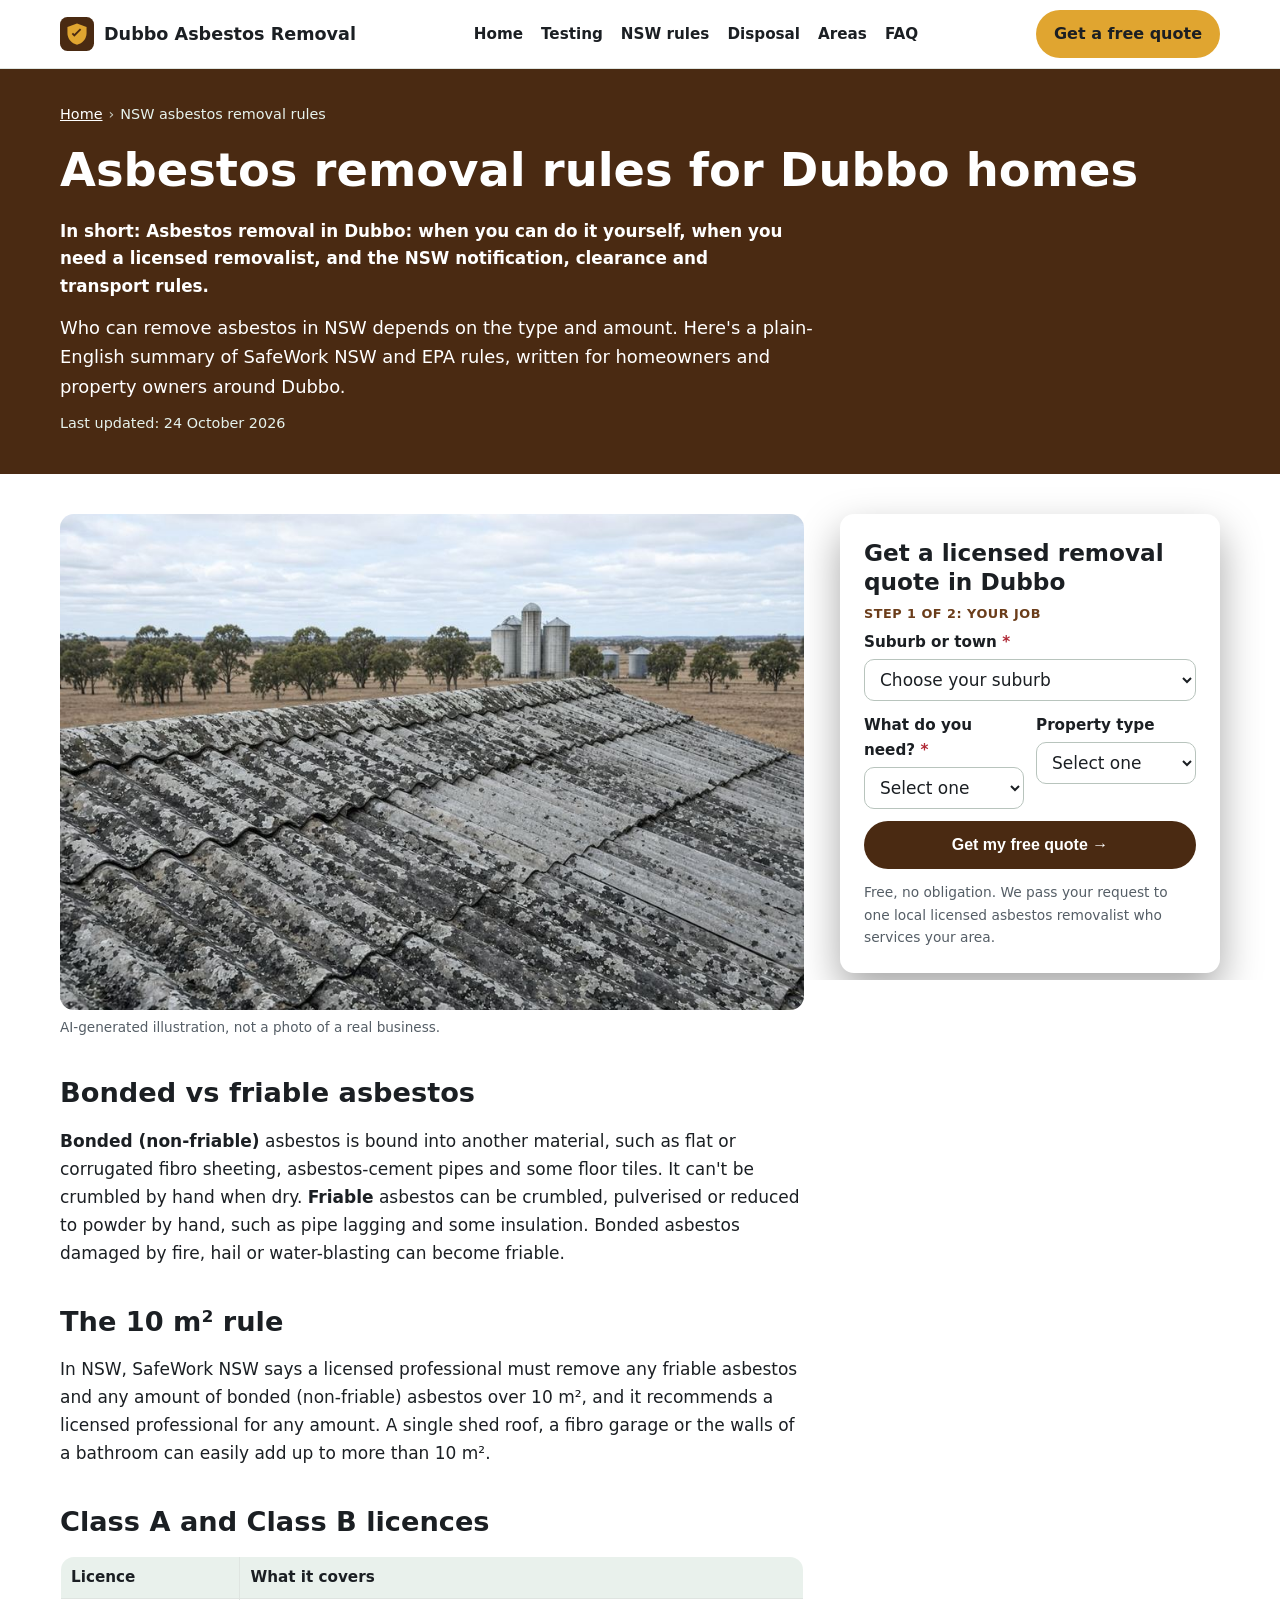
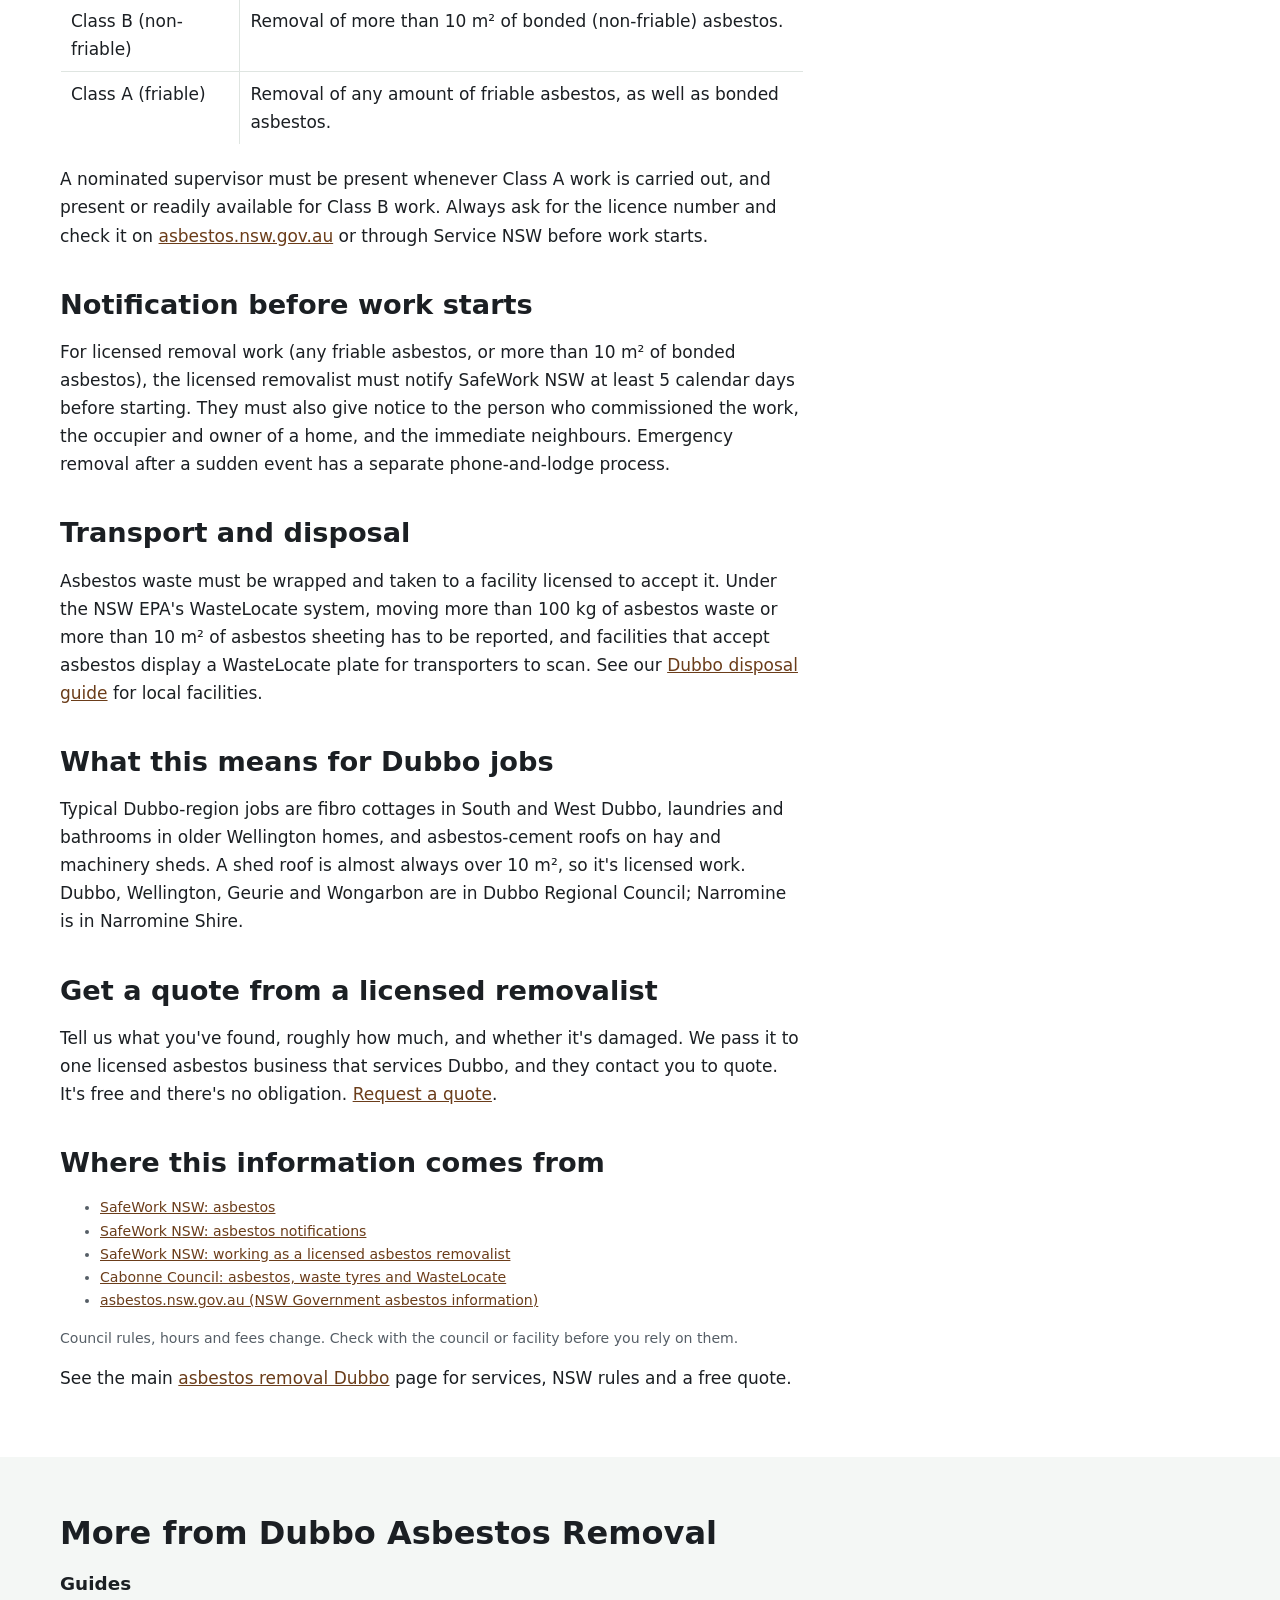
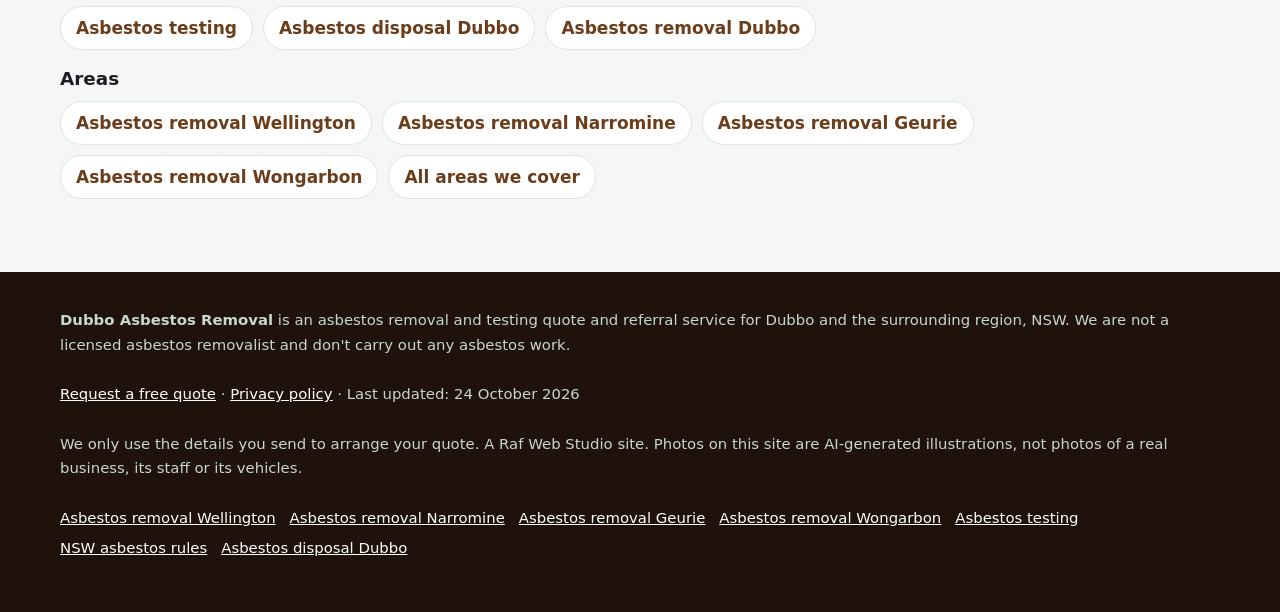
<file: nsw-asbestos-removal-rules/index.html>
<!doctype html>
<html lang="en-AU">
<head>
<meta charset="utf-8">
<meta name="viewport" content="width=device-width, initial-scale=1">
<title>Asbestos Removal Rules for Dubbo Homes | What NSW Law Means for Your Job</title>
<meta name="description" content="Asbestos removal in Dubbo: when you can do it yourself, when you need a licensed removalist, and the NSW notification, clearance and transport rules.">
<link rel="canonical" href="https://dubboasbestosremoval.com/nsw-asbestos-removal-rules/">
<link rel="icon" href="/favicon.svg" type="image/svg+xml">
<meta name="theme-color" content="#4a2a12">
<meta property="og:type" content="article">
<meta property="og:locale" content="en_AU">
<meta property="og:site_name" content="Dubbo Asbestos Removal">
<meta property="og:title" content="Asbestos Removal Rules for Dubbo Homes | What NSW Law Means for Your Job">
<meta property="og:description" content="Asbestos removal in Dubbo: when you can do it yourself, when you need a licensed removalist, and the NSW notification, clearance and transport rules.">
<meta property="og:url" content="https://dubboasbestosremoval.com/nsw-asbestos-removal-rules/">
<meta property="og:image" content="https://dubboasbestosremoval.com/img/hero.jpg">
<meta name="twitter:card" content="summary_large_image">
<script>document.documentElement.classList.add('js')</script>
<link rel="stylesheet" href="/styles.css">

<!-- Google tag (gtag.js) -->
<script async src="https://www.googletagmanager.com/gtag/js?id=G-KNC9JLCC67"></script>
<script>
  window.dataLayer = window.dataLayer || [];
  function gtag(){dataLayer.push(arguments);}
  gtag('js', new Date());
  gtag('config', 'G-KNC9JLCC67');
</script>

<script type="application/ld+json">
{
 "@context": "https://schema.org",
 "@type": "WebPage",
 "@id": "https://dubboasbestosremoval.com/nsw-asbestos-removal-rules/#webpage",
 "url": "https://dubboasbestosremoval.com/nsw-asbestos-removal-rules/",
 "name": "Asbestos Removal Rules for Dubbo Homes | What NSW Law Means for Your Job",
 "description": "Asbestos removal in Dubbo: when you can do it yourself, when you need a licensed removalist, and the NSW notification, clearance and transport rules.",
 "inLanguage": "en-AU",
 "dateModified": "2026-10-24",
 "isPartOf": {
  "@id": "https://dubboasbestosremoval.com/#website"
 }
}
</script>
<script type="application/ld+json">
{
 "@context": "https://schema.org",
 "@type": "BreadcrumbList",
 "itemListElement": [
  {
   "@type": "ListItem",
   "position": 1,
   "name": "Home",
   "item": "https://dubboasbestosremoval.com/"
  },
  {
   "@type": "ListItem",
   "position": 2,
   "name": "NSW asbestos removal rules",
   "item": "https://dubboasbestosremoval.com/nsw-asbestos-removal-rules/"
  }
 ]
}
</script>
<script type="application/ld+json">
{
 "@context": "https://schema.org",
 "@type": "Service",
 "@id": "https://dubboasbestosremoval.com/nsw-asbestos-removal-rules/#service",
 "name": "Licensed asbestos removal quotes in Dubbo",
 "serviceType": "Asbestos removal",
 "description": "Asbestos removal in Dubbo: when you can do it yourself, when you need a licensed removalist, and the NSW notification, clearance and transport rules.",
 "url": "https://dubboasbestosremoval.com/nsw-asbestos-removal-rules/",
 "provider": {
  "@type": "Organization",
  "name": "Dubbo Asbestos Removal",
  "url": "https://dubboasbestosremoval.com/"
 },
 "areaServed": [
  {
   "@type": "Place",
   "name": "Dubbo, NSW"
  }
 ]
}
</script>
</head>
<body>
<a class="skip-link" href="#main">Skip to content</a>

<header class="site-header">
  <div class="wrap">
    <a class="brand" href="/" aria-label="Dubbo Asbestos Removal home">
      <svg viewBox="0 0 64 64" aria-hidden="true"><rect width="64" height="64" rx="14" fill="#4a2a12"/><path d="M32 12 14 19v11c0 11 7.6 19.6 18 22 10.4-2.4 18-11 18-22V19z" fill="#e0a530"/><path d="M27 37l-5-5 2.5-2.5L27 32l10.5-10.5L40 24z" fill="#4a2a12"/></svg>
      Dubbo Asbestos Removal
    </a>
    <nav class="nav" aria-label="Main">
      <a href="/">Home</a>
      <a href="/asbestos-testing/">Testing</a>
      <a href="/nsw-asbestos-removal-rules/">NSW rules</a>
      <a href="/asbestos-disposal-dubbo/">Disposal</a>
      <a href="/#areas">Areas</a>
      <a href="/#faq">FAQ</a>
    </nav>
    <a class="btn btn-call header-call" href="#quote">Get a free quote</a>
  </div>
</header>

<main id="main">
<section class="page-hero" aria-labelledby="h1">
  <div class="wrap">
    <nav class="crumbs" aria-label="Breadcrumb"><ol><li><a href="https://dubboasbestosremoval.com/">Home</a></li><li aria-current="page">NSW asbestos removal rules</li></ol></nav>
    <h1 id="h1">Asbestos removal rules for Dubbo homes</h1>
    <p class="summary">In short: Asbestos removal in Dubbo: when you can do it yourself, when you need a licensed removalist, and the NSW notification, clearance and transport rules.</p>
    <p class="lead">Who can remove asbestos in NSW depends on the type and amount. Here's a plain-English summary of SafeWork NSW and EPA rules, written for homeowners and property owners around Dubbo.</p>
    <p class="updated">Last updated: 24 October 2026</p>
  </div>
</section>
<div class="wrap page-grid">
  <article class="page-body">
<figure><img src="/img/card-farm.jpg" width="900" height="600" style="aspect-ratio:3/2;object-fit:cover" alt="Illustration of an old farm shed with asbestos-cement roofing" decoding="async"><figcaption>AI-generated illustration, not a photo of a real business.</figcaption></figure>
<h2>Bonded vs friable asbestos</h2>
<p><strong>Bonded (non-friable)</strong> asbestos is bound into another material, such as flat or corrugated fibro sheeting, asbestos-cement pipes and some floor tiles. It can't be crumbled by hand when dry. <strong>Friable</strong> asbestos can be crumbled, pulverised or reduced to powder by hand, such as pipe lagging and some insulation. Bonded asbestos damaged by fire, hail or water-blasting can become friable.</p>
<h2>The 10 m² rule</h2>
<p>In NSW, SafeWork NSW says a licensed professional must remove any friable asbestos and any amount of bonded (non-friable) asbestos over 10 m², and it recommends a licensed professional for any amount. A single shed roof, a fibro garage or the walls of a bathroom can easily add up to more than 10 m².</p>
<h2>Class A and Class B licences</h2>
<table><thead><tr><th scope="col">Licence</th><th scope="col">What it covers</th></tr></thead><tbody><tr><td>Class B (non-friable)</td><td>Removal of more than 10 m² of bonded (non-friable) asbestos.</td></tr><tr><td>Class A (friable)</td><td>Removal of any amount of friable asbestos, as well as bonded asbestos.</td></tr></tbody></table><p>A nominated supervisor must be present whenever Class A work is carried out, and present or readily available for Class B work. Always ask for the licence number and check it on <a href="https://www.asbestos.nsw.gov.au/" rel="noopener">asbestos.nsw.gov.au</a> or through Service NSW before work starts.</p>
<h2>Notification before work starts</h2>
<p>For licensed removal work (any friable asbestos, or more than 10 m² of bonded asbestos), the licensed removalist must notify SafeWork NSW at least 5 calendar days before starting. They must also give notice to the person who commissioned the work, the occupier and owner of a home, and the immediate neighbours. Emergency removal after a sudden event has a separate phone-and-lodge process.</p>
<h2>Transport and disposal</h2>
<p>Asbestos waste must be wrapped and taken to a facility licensed to accept it. Under the NSW EPA's WasteLocate system, moving more than 100 kg of asbestos waste or more than 10 m² of asbestos sheeting has to be reported, and facilities that accept asbestos display a WasteLocate plate for transporters to scan. See our <a href="/asbestos-disposal-dubbo/">Dubbo disposal guide</a> for local facilities.</p>
<h2>What this means for Dubbo jobs</h2>
<p>Typical Dubbo-region jobs are fibro cottages in South and West Dubbo, laundries and bathrooms in older Wellington homes, and asbestos-cement roofs on hay and machinery sheds. A shed roof is almost always over 10 m², so it's licensed work. Dubbo, Wellington, Geurie and Wongarbon are in Dubbo Regional Council; Narromine is in Narromine Shire.</p>
<h2>Get a quote from a licensed removalist</h2>
<p>Tell us what you've found, roughly how much, and whether it's damaged. We pass it to one licensed asbestos business that services Dubbo, and they contact you to quote. It's free and there's no obligation. <a href="#quote">Request a quote</a>.</p>
<h2>Where this information comes from</h2>
<ul class="sources"><li><a href="https://www.safework.nsw.gov.au/hazards-a-z/asbestos" rel="noopener">SafeWork NSW: asbestos</a></li><li><a href="https://www.safework.nsw.gov.au/notify-safework/asbestos-notifications" rel="noopener">SafeWork NSW: asbestos notifications</a></li><li><a href="https://www.safework.nsw.gov.au/licences-and-registrations/licences/class-a-asbestos-removal-licence/working-as-a-licensed-asbestos-removalist" rel="noopener">SafeWork NSW: working as a licensed asbestos removalist</a></li><li><a href="https://www.cabonne.nsw.gov.au/Services/Waste-and-Recycling/Asbestos-Waste-Tyres-WasteLocate" rel="noopener">Cabonne Council: asbestos, waste tyres and WasteLocate</a></li><li><a href="https://www.asbestos.nsw.gov.au/" rel="noopener">asbestos.nsw.gov.au (NSW Government asbestos information)</a></li></ul>
<p class="sources">Council rules, hours and fees change. Check with the council or facility before you rely on them.</p>

<p class="home-link">See the main <a href="/">asbestos removal Dubbo</a> page for services, NSW rules and a free quote.</p>
  </article>
  <aside class="page-aside">
    <div class="hero-form-card" id="quote">
      <h2 id="quote-h">Get a licensed removal quote in Dubbo</h2>
      <form class="quote-form two-step" id="quote-form" action="https://formsubmit.co/1c360a9c50d50a3f849012ae5942da79" method="post" novalidate>
        <input type="hidden" name="_subject" value="New quote request – dubboasbestosremoval.com">
        <input type="hidden" name="_captcha" value="true">
        <input type="hidden" name="_template" value="table">
        <input type="hidden" name="_next" value="https://dubboasbestosremoval.com/thanks.html?lead=1">
        <input type="hidden" name="_autoresponse" value="Thanks for your asbestos removal request. We&#x27;ve received it and are passing it to a local licensed asbestos removalist, who&#x27;ll be in touch shortly with availability and a price.">
        <input type="text" name="_honey" style="display:none" tabindex="-1" autocomplete="off" aria-hidden="true">
        <input type="hidden" name="source" value="dubboasbestosremoval.com">
        <input type="hidden" name="page" value="/nsw-asbestos-removal-rules/">
        <fieldset class="step step-1">
          <legend class="step-label">Step 1 of 2: your job</legend>
          <div class="full"><label for="suburb">Suburb or town <span class="req" aria-hidden="true">*</span></label>
            <select id="suburb" name="suburb" required><option value="">Choose your suburb</option><option>Dubbo</option><option>West Dubbo</option><option>South Dubbo</option><option>East Dubbo</option><option>Delroy Park</option><option>Keswick Estate</option><option>Southlakes Estate</option><option>Brocklehurst</option><option>Wongarbon</option><option>Eumungerie</option><option>Geurie</option><option>Wellington</option><option>Ballimore</option><option>Mogriguy</option><option>Rawsonville</option><option>Toongi</option><option>Stuart Town</option><option>Narromine</option><option value="Other">Other (tell us below)</option></select></div>
          <div class="full other-wrap"><label for="suburb_other">Other suburb or town</label><input id="suburb_other" name="suburb_other" type="text" autocomplete="address-level2"></div>
          <div><label for="service">What do you need? <span class="req" aria-hidden="true">*</span></label>
            <select id="service" name="service_type" required><option value="">Select one</option><option>Asbestos testing / inspection</option><option>Bonded (fibro) removal</option><option>Friable asbestos removal</option><option>Asbestos roof removal</option><option>Storm or fire damage</option><option>Not sure, need advice</option></select></div>
          <div><label for="property">Property type</label>
            <select id="property" name="property_type"><option value="Not sure">Select one</option><option>House</option><option>Shed, garage or carport</option><option>Unit or strata</option><option>Farm or rural building</option><option>Commercial or industrial</option></select></div>
          <div class="full js-only"><button class="btn btn-primary btn-block" type="button" id="to-step-2">Get my free quote →</button></div>
          <p class="microcopy full">Free, no obligation. We pass your request to one local licensed asbestos removalist who services your area.</p>
          <p class="form-error full" id="step1-error" role="alert" hidden>Please choose your suburb and what you need.</p>
        </fieldset>
        <fieldset class="step step-2" id="step-2">
          <legend class="step-label">Step 2 of 2: your details</legend>
          <div><label for="name">Name <span class="req" aria-hidden="true">*</span></label><input id="name" name="name" type="text" autocomplete="name" required></div>
          <div><label for="phone">Phone <span class="req" aria-hidden="true">*</span></label><input id="phone" name="phone" type="tel" autocomplete="tel" inputmode="tel" required></div>
          <div><label for="email">Email</label><input id="email" name="email" type="email" autocomplete="email"></div>
          <div><label for="date">Preferred date</label><input id="date" name="preferred_date" type="date"></div>
          <div class="full"><label for="message">Anything else?</label><textarea id="message" name="message" rows="2" placeholder="e.g. fibro garage, AC roof on a hay shed, laundry wall, rental property"></textarea></div>
          <p class="consent full">By sending this form you agree we can share your details with one local licensed asbestos removalist so they can quote for your job. See our <a href="/privacy.html">privacy policy</a>.</p>
          <div class="full step2-actions"><button class="btn btn-primary" type="submit">Send my quote request</button><button class="btn-link js-only" type="button" id="back-1">← Back</button></div>
        </fieldset>
      </form>
    </div>
  </aside>
</div>
<section class="alt" aria-labelledby="more-h">
  <div class="wrap">
    <h2 id="more-h">More from Dubbo Asbestos Removal</h2>
    <h3>Guides</h3>
    <ul class="link-list"><li><a href="/asbestos-testing/">Asbestos testing</a></li><li><a href="/asbestos-disposal-dubbo/">Asbestos disposal Dubbo</a></li><li><a href="/">Asbestos removal Dubbo</a></li></ul>
    <h3>Areas</h3>
    <ul class="link-list"><li><a href="/asbestos-removal-wellington/">Asbestos removal Wellington</a></li><li><a href="/asbestos-removal-narromine/">Asbestos removal Narromine</a></li><li><a href="/asbestos-removal-geurie/">Asbestos removal Geurie</a></li><li><a href="/asbestos-removal-wongarbon/">Asbestos removal Wongarbon</a></li><li><a href="/#areas">All areas we cover</a></li></ul>
  </div>
</section>
</main>

<footer class="site-footer">
  <div class="wrap">
    <p><strong>Dubbo Asbestos Removal</strong> is an asbestos removal and testing quote and referral service for Dubbo and the surrounding region, NSW. We are not a licensed asbestos removalist and don't carry out any asbestos work.</p>
    <p><a href="#quote">Request a free quote</a> · <a href="/privacy.html">Privacy policy</a> · Last updated: 24 October 2026</p>
    <p>We only use the details you send to arrange your quote. A Raf Web Studio site. Photos on this site are AI-generated illustrations, not photos of a real business, its staff or its vehicles.</p>
    <p class="footer-links"><a href="/asbestos-removal-wellington/">Asbestos removal Wellington</a> <a href="/asbestos-removal-narromine/">Asbestos removal Narromine</a> <a href="/asbestos-removal-geurie/">Asbestos removal Geurie</a> <a href="/asbestos-removal-wongarbon/">Asbestos removal Wongarbon</a> <a href="/asbestos-testing/">Asbestos testing</a> <a href="/nsw-asbestos-removal-rules/">NSW asbestos rules</a> <a href="/asbestos-disposal-dubbo/">Asbestos disposal Dubbo</a></p>
  </div>
</footer>

<div class="mobile-call" aria-label="Quick contact">
  <a class="btn btn-call" href="#quote">Get a free quote</a>
</div>
<script src="/form.js" defer></script>
</body>
</html>
</file>
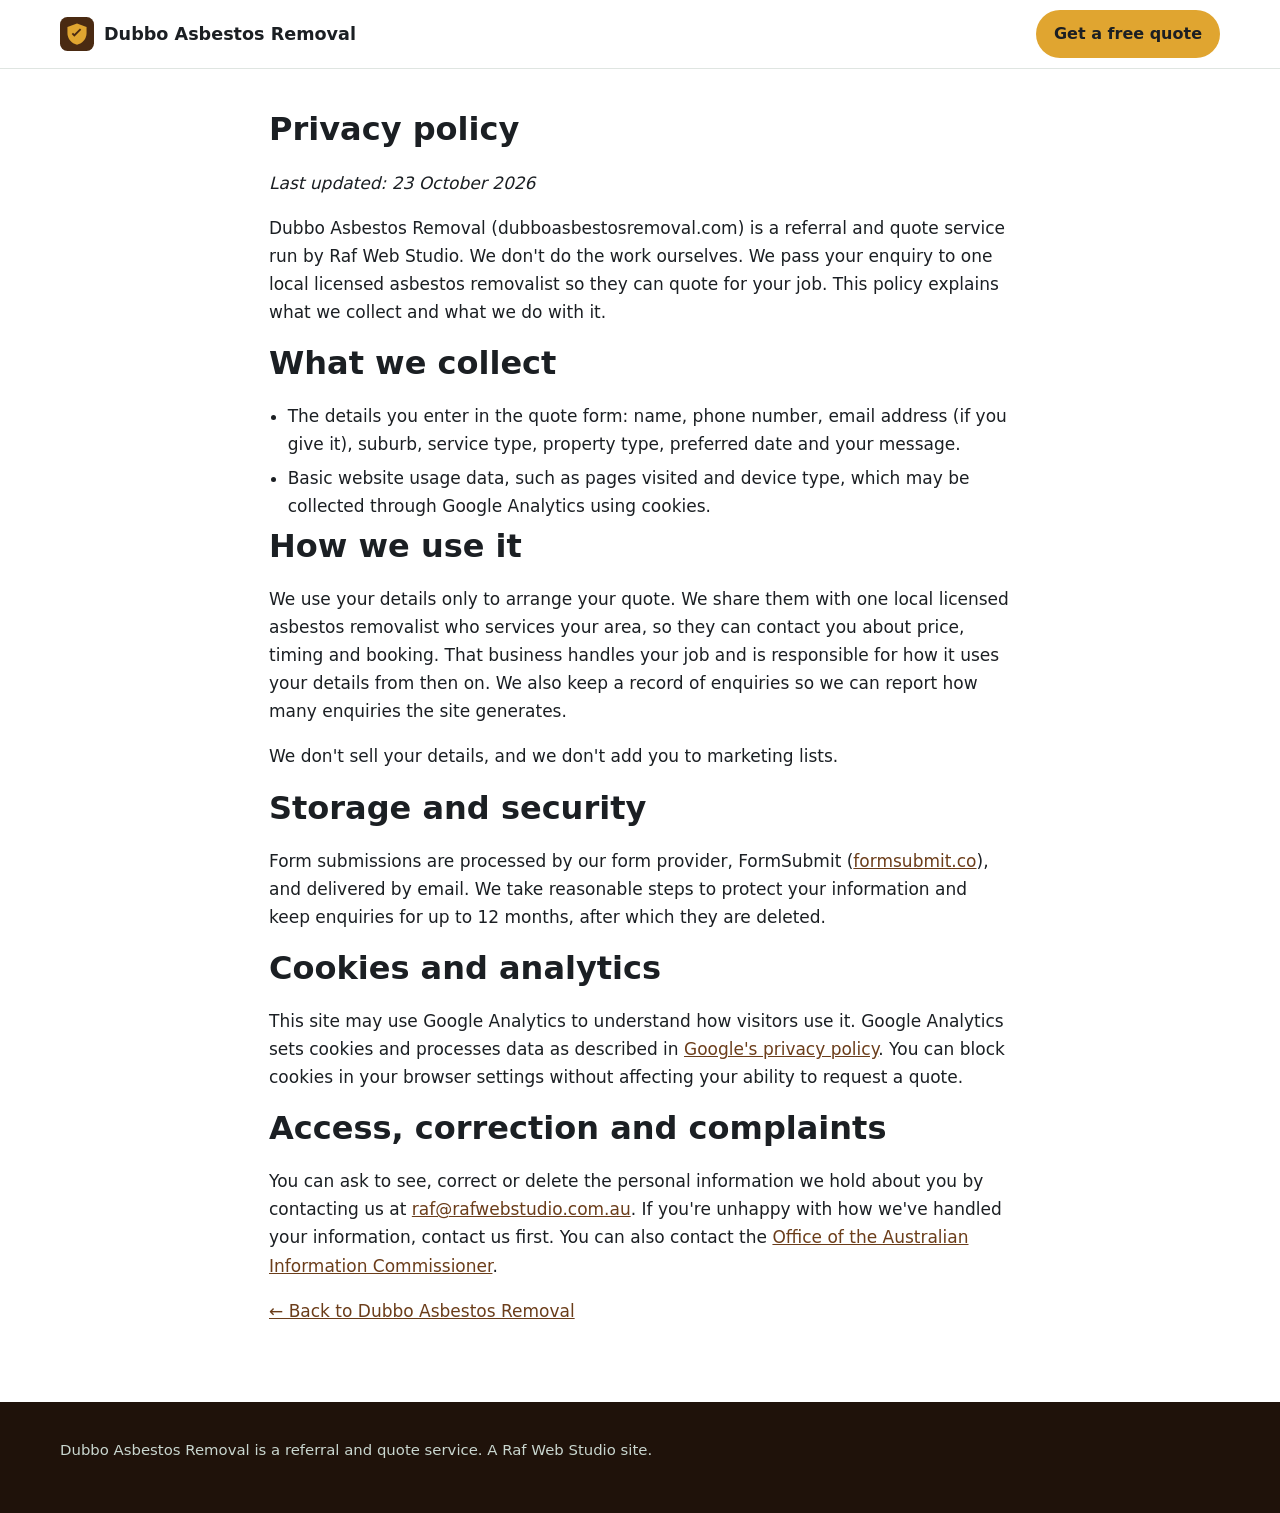
<file: privacy.html>
<!doctype html>
<html lang="en-AU">
<head>
<meta charset="utf-8">
<meta name="viewport" content="width=device-width, initial-scale=1">
<title>Privacy Policy | Dubbo Asbestos Removal</title>
<meta name="description" content="How Dubbo Asbestos Removal collects, uses and shares the details you send when you request a quote.">
<link rel="canonical" href="https://dubboasbestosremoval.com/privacy.html">
<link rel="icon" href="favicon.svg" type="image/svg+xml">
<link rel="stylesheet" href="styles.css">
<!-- Google tag (gtag.js) -->
<script async src="https://www.googletagmanager.com/gtag/js?id=G-KNC9JLCC67"></script>
<script>
  window.dataLayer = window.dataLayer || [];
  function gtag(){dataLayer.push(arguments);}
  gtag('js', new Date());
  gtag('config', 'G-KNC9JLCC67');
</script>
</head>
<body>
<a class="skip-link" href="#main">Skip to content</a>
<header class="site-header">
  <div class="wrap">
    <a class="brand" href="/" aria-label="Dubbo Asbestos Removal home">
      <svg viewBox="0 0 64 64" aria-hidden="true"><rect width="64" height="64" rx="14" fill="#4a2a12"/><path d="M32 12 14 19v11c0 11 7.6 19.6 18 22 10.4-2.4 18-11 18-22V19z" fill="#e0a530"/><path d="M27 37l-5-5 2.5-2.5L27 32l10.5-10.5L40 24z" fill="#4a2a12"/></svg>
      Dubbo Asbestos Removal
    </a>
    <a class="btn btn-call header-call" href="/#quote">Get a free quote</a>
  </div>
</header>
<main id="main" class="legal">
  <h1>Privacy policy</h1>
  <p><em>Last updated: 23 October 2026</em></p>
  <p>Dubbo Asbestos Removal (dubboasbestosremoval.com) is a referral and quote service run by Raf Web Studio. We don't do the work ourselves. We pass your enquiry to one local licensed asbestos removalist so they can quote for your job. This policy explains what we collect and what we do with it.</p>
  <h2>What we collect</h2>
  <ul class="clean">
    <li>The details you enter in the quote form: name, phone number, email address (if you give it), suburb, service type, property type, preferred date and your message.</li>
    <li>Basic website usage data, such as pages visited and device type, which may be collected through Google Analytics using cookies.</li>
  </ul>
  <h2>How we use it</h2>
  <p>We use your details only to arrange your quote. We share them with one local licensed asbestos removalist who services your area, so they can contact you about price, timing and booking. That business handles your job and is responsible for how it uses your details from then on. We also keep a record of enquiries so we can report how many enquiries the site generates.</p>
  <p>We don't sell your details, and we don't add you to marketing lists.</p>
  <h2>Storage and security</h2>
  <p>Form submissions are processed by our form provider, FormSubmit (<a href="https://formsubmit.co/" rel="noopener">formsubmit.co</a>), and delivered by email. We take reasonable steps to protect your information and keep enquiries for up to 12 months, after which they are deleted.</p>
  <h2>Cookies and analytics</h2>
  <p>This site may use Google Analytics to understand how visitors use it. Google Analytics sets cookies and processes data as described in <a href="https://policies.google.com/privacy" rel="noopener">Google's privacy policy</a>. You can block cookies in your browser settings without affecting your ability to request a quote.</p>
  <h2>Access, correction and complaints</h2>
  <p>You can ask to see, correct or delete the personal information we hold about you by contacting us at <a href="mailto:raf@rafwebstudio.com.au">raf@rafwebstudio.com.au</a>. If you're unhappy with how we've handled your information, contact us first. You can also contact the <a href="https://www.oaic.gov.au/" rel="noopener">Office of the Australian Information Commissioner</a>.</p>
  <p><a href="/">&larr; Back to Dubbo Asbestos Removal</a></p>
</main>
<footer class="site-footer"><div class="wrap"><p>Dubbo Asbestos Removal is a referral and quote service. A Raf Web Studio site.</p></div></footer>
</body>
</html>
</file>
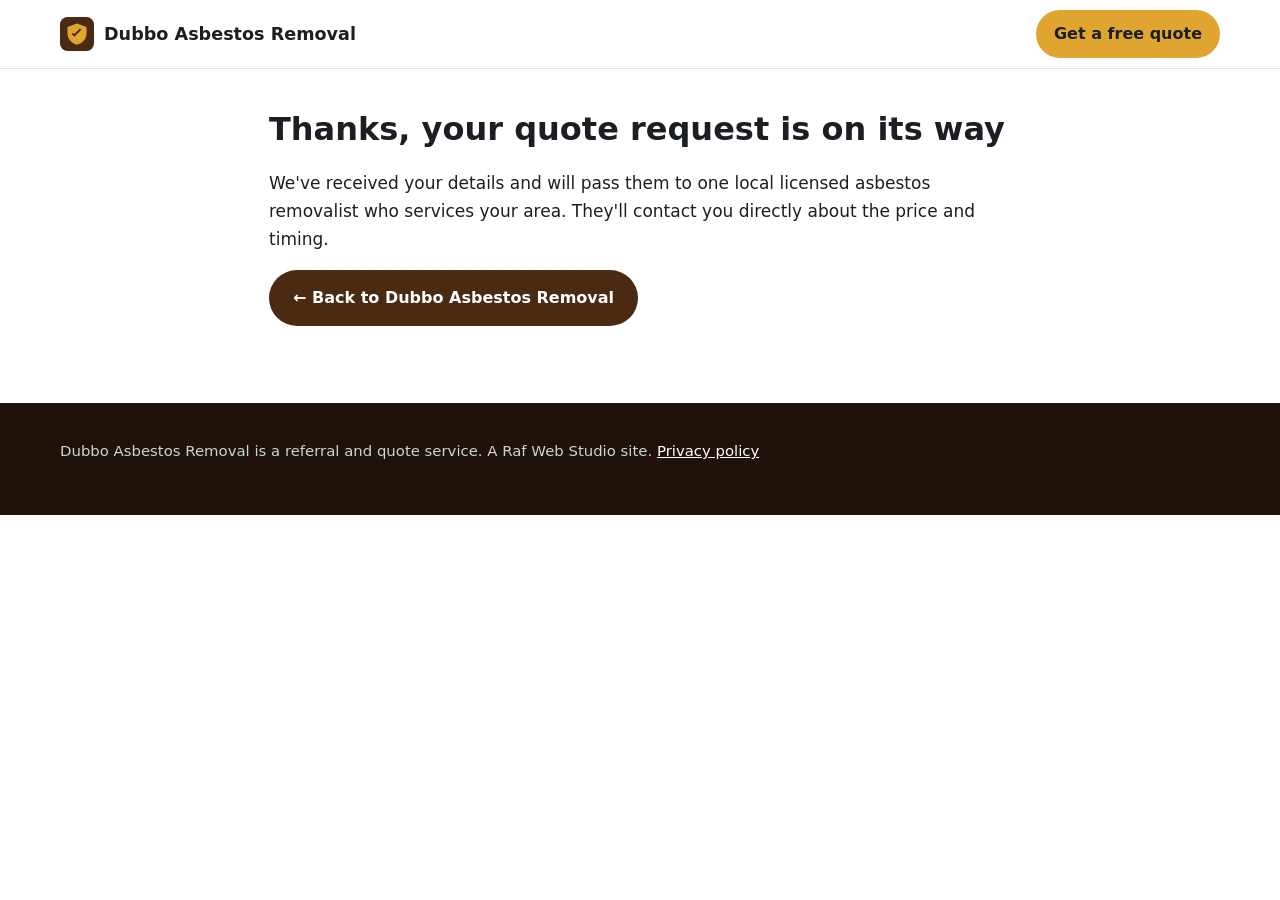
<file: thanks.html>
<!doctype html>
<html lang="en-AU">
<head>
<meta charset="utf-8">
<meta name="viewport" content="width=device-width, initial-scale=1">
<title>Thanks, we've got your quote request | Dubbo Asbestos Removal</title>
<meta name="robots" content="noindex, nofollow">
<link rel="icon" href="favicon.svg" type="image/svg+xml">
<link rel="stylesheet" href="styles.css">
<!-- Google tag (gtag.js) -->
<script async src="https://www.googletagmanager.com/gtag/js?id=G-KNC9JLCC67"></script>
<script>
  window.dataLayer = window.dataLayer || [];
  function gtag(){dataLayer.push(arguments);}
  gtag('js', new Date());
  gtag('config', 'G-KNC9JLCC67');
</script>
<script>/*rws-lead-v2*/(function(){var fired=false;function fire(){if(fired)return;if(typeof gtag!=='function'){if(document.readyState!=='complete')setTimeout(fire,50);return;}var tok=null,done=null,ref='',qid=false;try{tok=sessionStorage.getItem('rws_lead_token');done=sessionStorage.getItem('rws_lead_done');}catch(e){}ref=document.referrer||'';try{qid=/(?:^|[?&])lead=1(?:&|$)/.test(location.search);}catch(e){}var via=!!(qid||tok||/formsubmit[.]co/i.test(ref));if(tok&&tok===done)return;if(!via&&(done==='direct'||done==='redirect'))return;fired=true;var flow=tok?'form':(via?'redirect':'direct');gtag('event','generate_lead',{form_name:'asbestos_quote',lead_source:'dubboasbestosremoval.com',lead_flow:flow,page_referrer:ref,transport_type:'beacon',send_to:'G-KNC9JLCC67'});try{sessionStorage.setItem('rws_lead_done',tok||(flow==='direct'?'direct':'redirect'));}catch(e){}}if(document.readyState==='complete')fire();else window.addEventListener('load',fire);})();</script>
</head>
<body>
<a class="skip-link" href="#main">Skip to content</a>
<header class="site-header">
  <div class="wrap">
    <a class="brand" href="/" aria-label="Dubbo Asbestos Removal home">
      <svg viewBox="0 0 64 64" aria-hidden="true"><rect width="64" height="64" rx="14" fill="#4a2a12"/><path d="M32 12 14 19v11c0 11 7.6 19.6 18 22 10.4-2.4 18-11 18-22V19z" fill="#e0a530"/><path d="M27 37l-5-5 2.5-2.5L27 32l10.5-10.5L40 24z" fill="#4a2a12"/></svg>
      Dubbo Asbestos Removal
    </a>
    <a class="btn btn-call header-call" href="/#quote">Get a free quote</a>
  </div>
</header>
<main id="main" class="legal">
  <h1>Thanks, your quote request is on its way</h1>
  <p>We've received your details and will pass them to one local licensed asbestos removalist who services your area. They'll contact you directly about the price and timing.</p>
  <p><a class="btn btn-primary" href="/">&larr; Back to Dubbo Asbestos Removal</a></p>
</main>
<footer class="site-footer"><div class="wrap"><p>Dubbo Asbestos Removal is a referral and quote service. A Raf Web Studio site. <a href="privacy.html">Privacy policy</a></p></div></footer>
</body>
</html>
</file>
<file: styles.css>
:root{
  --green:#4a2a12;--green-2:#6b3d1a;--yellow:#e0a530;--ink:#1b1f23;--muted:#555e66;
  --bg:#ffffff;--soft:#f4f7f5;--line:#dfe5e1;--radius:14px;--max:1200px;
}
*{box-sizing:border-box}
html{scroll-behavior:smooth}
body{margin:0;font-family:system-ui,-apple-system,"Segoe UI",Roboto,Arial,sans-serif;color:var(--ink);background:var(--bg);line-height:1.65;font-size:17px;padding-bottom:72px}
@media(min-width:800px){body{padding-bottom:0}}
img,svg{max-width:100%}
a{color:var(--green-2)}
a:focus-visible,button:focus-visible,input:focus-visible,select:focus-visible,textarea:focus-visible{outline:3px solid var(--yellow);outline-offset:2px}
.wrap{max-width:var(--max);margin:0 auto;padding:0 20px}
.skip-link{position:absolute;left:-999px;top:0;background:#fff;padding:8px 12px;z-index:100}
.skip-link:focus{left:8px}
h1,h2,h3{line-height:1.25;margin:0 0 .6em}
h1{font-size:clamp(1.9rem,4.5vw,2.9rem)}
h2{font-size:clamp(1.5rem,3vw,2rem);margin-top:0}
h3{font-size:1.15rem}
p{margin:0 0 1em}

/* header */
.site-header{background:#fff;border-bottom:1px solid var(--line);position:sticky;top:0;z-index:50}
.site-header .wrap{display:flex;align-items:center;justify-content:space-between;gap:16px;padding-top:10px;padding-bottom:10px}
.brand{display:flex;align-items:center;gap:10px;font-weight:800;color:var(--ink);text-decoration:none;font-size:1.1rem}
.brand svg{width:34px;height:34px}
.nav{display:none;gap:18px}
.nav a{color:var(--ink);text-decoration:none;font-weight:600;font-size:.95rem}
.nav a:hover{color:var(--green-2)}
@media(min-width:900px){.nav{display:flex}}

/* buttons */
.btn{display:inline-flex;align-items:center;justify-content:center;gap:8px;font-weight:700;border-radius:999px;padding:13px 22px;text-decoration:none;border:2px solid transparent;cursor:pointer;font-size:1rem}
.btn svg{width:20px;height:20px}
.btn-call{background:var(--yellow);color:#1b1f23}
.btn-call:hover{background:#e0a530}
.btn-ghost{background:transparent;color:#fff;border-color:rgba(255,255,255,.7)}
.btn-ghost:hover{background:rgba(255,255,255,.12)}
.btn-primary{background:var(--green);color:#fff}
.btn-primary:hover{background:var(--green-2)}
.header-call{display:none}
@media(min-width:600px){.header-call{display:inline-flex;padding:9px 16px}}

/* hero */
.hero{background:linear-gradient(135deg,#4a2a12 0%,#6b3d1a 60%,#6b3d1a 100%);color:#fff;padding:48px 0 56px}
.hero .wrap{display:grid;gap:32px}
@media(min-width:900px){.hero .wrap{grid-template-columns:1.15fr .85fr;align-items:center}}
.hero p.lead{font-size:1.15rem;color:#e6f2ec;max-width:38em}
.hero .ctas{display:flex;flex-wrap:wrap;gap:12px;margin:22px 0 18px}
.ticks{list-style:none;padding:0;margin:0;display:grid;gap:6px;color:#e6f2ec}
.ticks li{display:flex;gap:8px;align-items:flex-start}
.ticks svg{flex:0 0 20px;width:20px;height:20px;margin-top:3px}
.hero-card{background:#fff;color:var(--ink);border-radius:var(--radius);padding:22px;box-shadow:0 12px 30px rgba(0,0,0,.18)}
.hero-card h2{font-size:1.25rem}
.hero-card ol{margin:0;padding-left:1.2em}
.hero-card li{margin-bottom:.5em}

/* sections */
section{padding:56px 0}
section.alt{background:var(--soft)}
.intro{max-width:46em}
.grid{display:grid;gap:18px}
@media(min-width:700px){.grid-2{grid-template-columns:1fr 1fr}.grid-3{grid-template-columns:repeat(3,1fr)}}
.card{background:#fff;border:1px solid var(--line);border-radius:var(--radius);padding:20px}
.card .size{display:inline-block;background:var(--green);color:#fff;font-weight:800;border-radius:8px;padding:3px 10px;margin-bottom:8px}
.icon{width:36px;height:36px;color:var(--green);margin-bottom:6px}

table{width:100%;border-collapse:collapse;background:#fff;border-radius:var(--radius);overflow:hidden;border:1px solid var(--line)}
caption{text-align:left;font-weight:700;padding:0 0 10px}
th,td{padding:12px 14px;text-align:left;border-bottom:1px solid var(--line);vertical-align:top}
th{background:#e9f1ec;font-size:.95rem}
.table-scroll{overflow-x:auto}
.note{font-size:.93rem;color:var(--muted)}
.yes h3{color:var(--green)}
.no h3{color:#b02a37}
ul.clean{padding-left:1.1em;margin:0}
ul.clean li{margin-bottom:.35em}

.areas{display:flex;flex-wrap:wrap;gap:8px;list-style:none;padding:0;margin:0 0 1em}
.areas li{background:#fff;border:1px solid var(--line);border-radius:999px;padding:6px 14px;font-size:.95rem}

/* faq */
details{background:#fff;border:1px solid var(--line);border-radius:var(--radius);padding:4px 18px;margin-bottom:10px}
summary{cursor:pointer;font-weight:700;padding:12px 0;list-style:none}
summary::-webkit-details-marker{display:none}
summary::after{content:"+";float:right;font-size:1.3rem;line-height:1;color:var(--green)}
details[open] summary::after{content:"–"}

/* form */
.quote{background:var(--green);color:#fff}
.quote .wrap{display:grid;gap:28px}
@media(min-width:900px){.quote .wrap{grid-template-columns:.8fr 1.2fr}}
.quote p{color:#e6f2ec}
form.quote-form{background:#fff;color:var(--ink);border-radius:var(--radius);padding:22px;display:grid;gap:14px}
@media(min-width:600px){form.quote-form{grid-template-columns:1fr 1fr}.full{grid-column:1/-1}}
label{display:block;font-weight:600;font-size:.95rem;margin-bottom:4px}
input,select,textarea{width:100%;font:inherit;padding:11px 12px;border:1.5px solid #b8c4bd;border-radius:10px;background:#fff;color:var(--ink)}
textarea{min-height:110px;resize:vertical}
.req{color:#b02a37}
.consent{font-size:.88rem;color:var(--muted)}

/* footer */
.site-footer{background:#1f120a;color:#c9d6cf;padding:36px 0;font-size:.93rem}
.site-footer a{color:#fff}
.site-footer .wrap{display:grid;gap:10px}

/* sticky mobile call bar */
.mobile-call{position:fixed;left:0;right:0;bottom:0;z-index:60;display:flex;gap:8px;padding:10px 12px;background:#fff;border-top:1px solid var(--line);box-shadow:0 -6px 18px rgba(0,0,0,.08)}
.mobile-call .btn{flex:1;padding:12px 10px}
@media(min-width:800px){.mobile-call{display:none}}

.legal{max-width:46em;padding:40px 20px 60px;margin:0 auto}
.legal h1{font-size:2rem}

/* images */
.about-grid{display:grid;gap:28px;align-items:center}
@media(min-width:900px){.about-grid{grid-template-columns:1.2fr .8fr}}
figure{margin:0}
.photo img{width:100%;height:auto;display:block;border-radius:var(--radius)}
.photo figcaption,.size-figs figcaption{font-size:.85rem;color:var(--muted);margin-top:6px}
.local-photo{max-width:720px;margin-top:8px}
.size-figs{display:grid;gap:14px;margin:6px 0 10px;grid-template-columns:1fr}
@media(min-width:600px){.size-figs{grid-template-columns:1fr 1fr}}
.size-figs img{width:100%;height:auto;display:block;border-radius:10px;border:1px solid var(--line);background:#f4f7f5}
.size-figs figcaption{font-weight:700;color:var(--ink)}
.credits{font-size:.8rem;color:#9fb3a8}

/* banner hero */
.hero{position:relative;overflow:hidden;background:#1f120a;padding:56px 0 64px}
.hero-bg,.hero-bg img{position:absolute;inset:0;width:100%;height:100%}
.hero-bg img{object-fit:cover;object-position:center 40%;filter:brightness(1.08)}
.hero::before{content:"";position:absolute;inset:0;z-index:1;background:linear-gradient(90deg,rgba(8,24,16,.58) 0%,rgba(8,24,16,.36) 45%,rgba(8,24,16,.14) 100%)}
.hero .wrap.hero-grid{position:relative;z-index:2;display:grid;gap:32px;align-items:center}
@media(min-width:960px){.hero .wrap.hero-grid{grid-template-columns:1.05fr .95fr;gap:48px}.hero{padding:72px 0 80px}}
.hero h1{text-shadow:0 2px 4px rgba(0,0,0,.45),0 4px 22px rgba(0,0,0,.45)}
.hero .lead,.hero .updated{text-shadow:0 1px 3px rgba(0,0,0,.6)}
.hero-copy .ticks{margin:6px 0 20px}
.hero-copy .ctas{margin:0}
.hero-form-card{background:#fff;color:var(--ink);border-radius:var(--radius);padding:24px;box-shadow:0 18px 40px rgba(0,0,0,.35);scroll-margin-top:80px}
.hero-form-card h2{font-size:1.45rem;margin-bottom:.3em}
.hero-form-card .form-intro{color:var(--muted);font-size:.95rem;margin-bottom:12px}
.hero-form-card form.quote-form{padding:0;box-shadow:none;border-radius:0;gap:12px}
.hero-form-card input,.hero-form-card select,.hero-form-card textarea{padding:9px 11px}
.hero-form-card textarea{min-height:72px}
.hero-form-card .consent{margin:10px 0 0}
.photo-credit{position:absolute;right:10px;bottom:6px;z-index:2;margin:0;font-size:.72rem;color:rgba(255,255,255,.8)}
.photo-credit a{color:#fff}
.how-card{background:#fff;color:var(--ink);border-radius:var(--radius);padding:22px}
.how-card ol{margin:0;padding-left:1.2em}.how-card li{margin-bottom:.5em}

/* v2 */
.hero .lead{color:#fff}
.updated{font-size:.85rem;color:#e6f2ec;margin:14px 0 0}
.updated-dark{font-size:.9rem;color:var(--muted);font-weight:600;margin-top:-.4em}
fieldset{border:0;margin:0;padding:0;min-width:0}
.step{display:grid;gap:12px;grid-template-columns:1fr}
@media(min-width:600px){.step{grid-template-columns:1fr 1fr}}
.step-label{font-size:.8rem;font-weight:700;text-transform:uppercase;letter-spacing:.04em;color:var(--green-2);margin-bottom:6px;padding:0}
.step-2{margin-top:16px}
.js .is-step-1 .step-2{display:none}
.js .is-step-2 .step-1{display:none}
.js .is-step-2 .step-2{margin-top:0}
.js-only{display:none}
.js .js-only{display:block}
.js .step2-actions .js-only{display:inline-block}
.other-wrap{display:none}.other-wrap.show{display:block}
html:not(.js) .other-wrap{display:block}
.btn-block{width:100%}
.btn-link{background:none;border:0;color:var(--green-2);font:inherit;font-weight:600;cursor:pointer;margin-left:14px;text-decoration:underline}
.microcopy{font-size:.86rem;color:var(--muted);margin:0}
.form-error{color:#b02a37;font-weight:600;font-size:.9rem;margin:0}
[aria-invalid="true"]{border-color:#b02a37}
.hero-form-card .quote-form{display:block}
.trust{background:#1f120a;color:#e6f2ec;padding:16px 0}
.trust-list{list-style:none;margin:0 auto;display:grid;gap:10px 24px;grid-template-columns:1fr}
@media(min-width:700px){.trust-list{grid-template-columns:1fr 1fr}}
@media(min-width:1000px){.trust-list{grid-template-columns:repeat(4,1fr)}}
.trust-list li{display:flex;gap:8px;align-items:flex-start;font-size:.95rem}
.trust-list svg{flex:0 0 20px;width:20px;height:20px;color:var(--yellow);margin-top:3px}
.trust-list strong{color:#fff}
ol.steps{list-style:none;padding:0;margin:0 0 16px}
.step-num{display:inline-grid;place-items:center;width:34px;height:34px;border-radius:50%;background:var(--yellow);color:#1b1f23;font-weight:800;margin-bottom:8px}
.equiv{font-weight:700;color:var(--green-2);margin:-.2em 0 .5em}
.price-table td{white-space:nowrap}
.area-groups{display:grid;gap:8px 28px;margin-bottom:12px}
@media(min-width:800px){.area-groups{grid-template-columns:1fr 1fr}}
.area-group h3{font-size:1rem;margin:10px 0 8px}
/* photo cards */
.photo-cards{display:grid;gap:20px;grid-template-columns:1fr;margin:10px 0 28px}
@media(min-width:620px){.photo-cards{grid-template-columns:1fr 1fr}}
@media(min-width:1000px){.photo-cards{grid-template-columns:repeat(4,1fr)}}
.photo-card{position:relative;display:flex;flex-direction:column;background:#fff;border:1px solid var(--line);border-radius:var(--radius);overflow:hidden;text-decoration:none;color:var(--ink);box-shadow:0 6px 18px rgba(0,0,0,.06);transition:transform .15s,box-shadow .15s}
.photo-card:hover{transform:translateY(-2px);box-shadow:0 10px 24px rgba(0,0,0,.1)}
.pc-img{display:block;aspect-ratio:4/3;overflow:hidden;background:#f4f7f5}
.pc-img img{width:100%;height:100%;object-fit:cover;display:block}
.pc-svg img{object-fit:contain;padding:12px}
.pc-icon{position:absolute;left:18px;top:-26px;width:52px;height:52px;border-radius:50%;background:var(--yellow);color:#1f120a;display:grid;place-items:center;border:4px solid #fff;box-shadow:0 4px 10px rgba(0,0,0,.15)}
.pc-icon svg{width:24px;height:24px}
.pc-body{position:relative;display:block;padding:34px 18px 18px}
.pc-title{display:block;font-size:1.1rem;margin-bottom:6px}
.pc-text{display:block;font-size:.95rem;color:var(--muted)}
.more-jobs h3{margin-bottom:.4em}
/* truck band */
.band-wrap{padding:8px 0 48px}
.truck-band{position:relative;border-radius:var(--radius);overflow:hidden;min-height:260px;display:flex;align-items:flex-end}
.truck-band img{position:absolute;inset:0;width:100%;height:100%;object-fit:cover;object-position:center 60%}
.truck-band::after{content:"";position:absolute;inset:0;background:linear-gradient(90deg,rgba(8,24,16,.72) 0%,rgba(8,24,16,.35) 55%,rgba(8,24,16,0) 100%)}
.band-text{position:relative;z-index:1;padding:28px;max-width:560px}
.band-line{color:#fff;font-size:clamp(1.4rem,3vw,2rem);font-weight:800;line-height:1.2;margin:0 0 16px;text-shadow:0 2px 8px rgba(0,0,0,.4)}
@media(min-width:900px){.truck-band{min-height:420px;align-items:center}.band-text{padding:44px}}
.closing-inner{display:grid;gap:12px;align-items:center}
@media(min-width:900px){.quote .wrap.closing-inner{grid-template-columns:1fr auto}}
.closing-grid{display:grid;gap:28px;align-items:center}
@media(min-width:900px){.quote .wrap.closing-grid{grid-template-columns:.9fr 1.1fr}}
.closing-photo img{width:100%;height:auto;display:block;border-radius:var(--radius);box-shadow:0 12px 30px rgba(0,0,0,.25)}

/* How it works step photos */
.step-card{padding:0;overflow:hidden;display:flex;flex-direction:column}
.step-img{display:block;aspect-ratio:3/2;background:#e9efe9}
.step-img img{display:block;width:100%;height:100%;object-fit:cover;border-radius:var(--radius) var(--radius) 0 0}
.step-body{position:relative;padding:30px 20px 20px}
.step-card .step-num{position:absolute;top:-21px;left:20px;width:42px;height:42px;margin:0;font-size:1.1rem;border:3px solid #fff;box-shadow:0 2px 6px rgba(0,0,0,.18)}
.step-card h3{margin-top:0}

/* site-specific */
.photo-note{font-size:.8rem;color:var(--muted);margin-top:8px}
.disclaimer{background:#fff8e6;border:1px solid #f0d58a;border-radius:var(--radius);padding:16px 18px;font-size:.95rem}

/* seo-pages-v1 */
.page-hero{background:var(--green);color:#fff;padding:34px 0 38px}
.page-hero h1{color:#fff;margin-bottom:.4em}
.page-hero .lead{color:#fff;font-size:1.12rem;max-width:44em;margin-bottom:.6em}
.page-hero .updated{color:#e6f2ec;font-size:.9rem;margin:0}
.crumbs{font-size:.9rem;margin-bottom:14px;color:#e6f2ec}
.crumbs ol{list-style:none;padding:0;margin:0;display:flex;flex-wrap:wrap;gap:6px}
.crumbs li+li::before{content:"›";margin-right:6px;opacity:.8}
.crumbs a{color:#fff}
.page-grid{display:grid;gap:36px;padding-top:40px;padding-bottom:48px}
@media(min-width:960px){.page-grid{grid-template-columns:minmax(0,1fr) 380px;align-items:start}.page-aside{position:sticky;top:84px}}
.page-body h2{margin-top:1.4em;font-size:clamp(1.3rem,2.6vw,1.7rem)}
.page-body h2:first-child{margin-top:0}
.page-body figure{margin:0 0 1.4em}
.page-body figure img{width:100%;height:auto;border-radius:var(--radius);display:block}
.page-body figcaption{font-size:.85rem;color:var(--muted);margin-top:6px}
.page-body table{width:100%;border-collapse:collapse;margin:0 0 1.2em}
.page-body th,.page-body td{border:1px solid var(--line);padding:8px 10px;text-align:left;vertical-align:top}
.page-body .callout{background:var(--soft);border-left:4px solid var(--green);padding:14px 16px;border-radius:8px;margin:0 0 1.2em}
.page-body .sources{font-size:.88rem;color:var(--muted)}
.link-list{display:flex;flex-wrap:wrap;gap:10px;list-style:none;padding:0;margin:0 0 1em}
.link-list a{display:inline-block;background:#fff;border:1px solid var(--line);border-radius:999px;padding:7px 15px;text-decoration:none;font-weight:600}
.link-list a:hover{border-color:var(--green)}
.areas a{text-decoration:none;font-weight:600}
.guide-cards{display:grid;gap:16px}
@media(min-width:700px){.guide-cards{grid-template-columns:repeat(3,1fr)}}
.guide-cards a{display:block;background:#fff;border:1px solid var(--line);border-radius:var(--radius);padding:18px;text-decoration:none;color:var(--ink)}
.guide-cards a strong{display:block;color:var(--green-2);font-size:1.08rem;margin-bottom:4px}
.guide-cards a:hover{border-color:var(--green)}
.footer-links{display:flex;flex-wrap:wrap;gap:6px 14px}

/* summary-v1 */
.summary{font-size:1.05rem;font-weight:600;max-width:44em;margin:0 0 .7em}
.hero .summary,.page-hero .summary{color:#fff}
</file>
